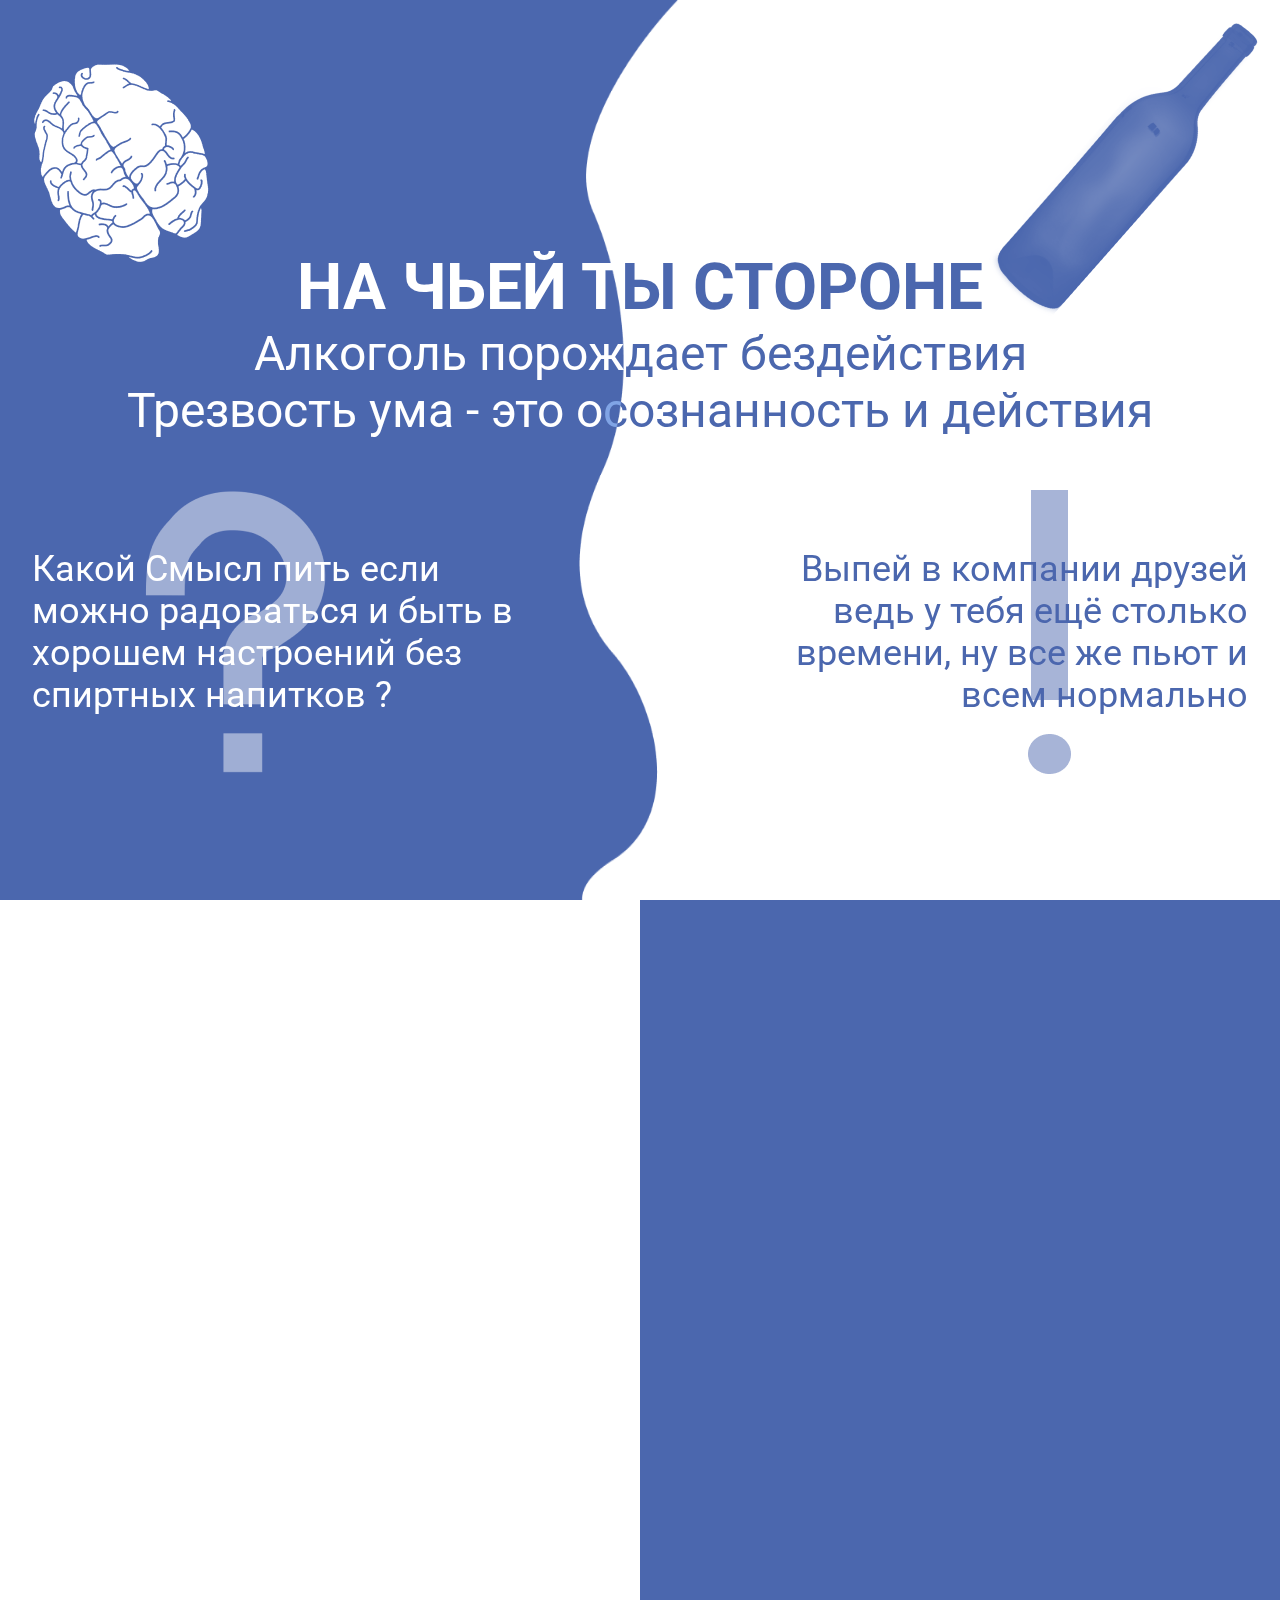
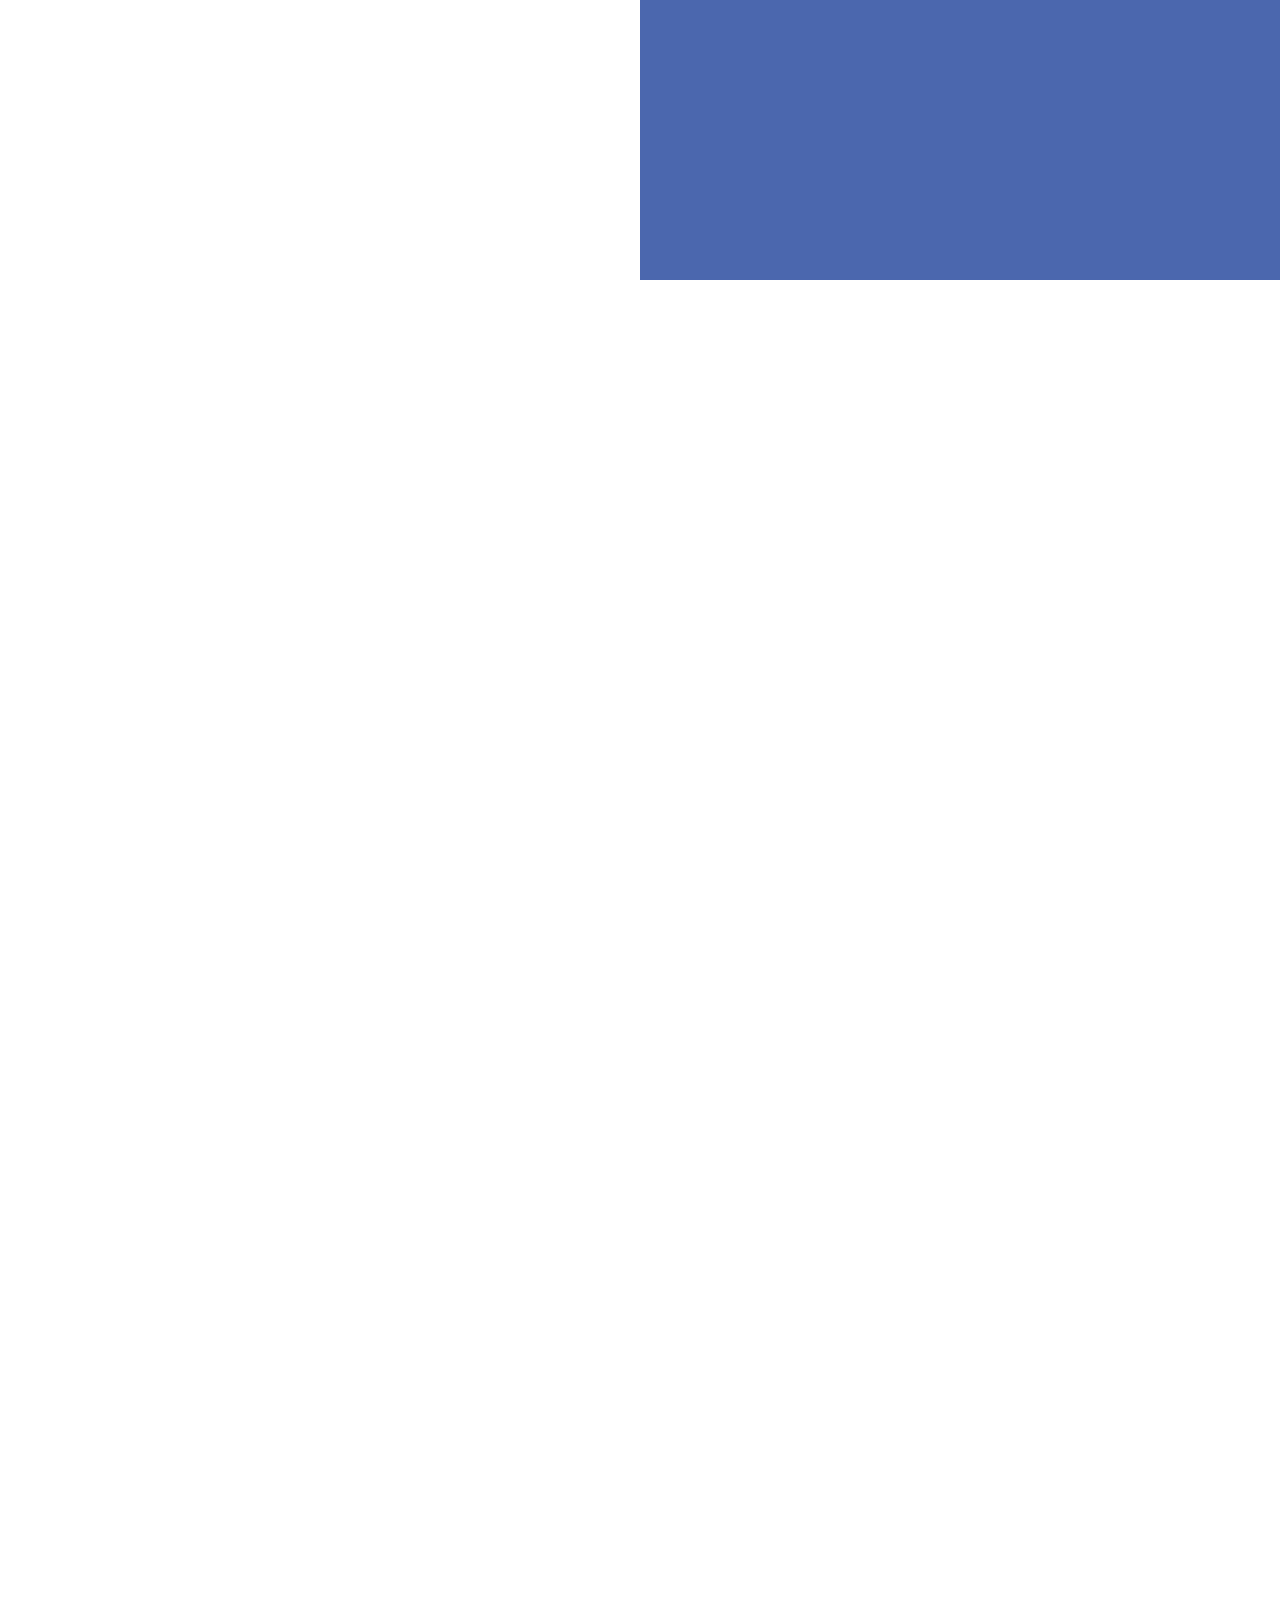
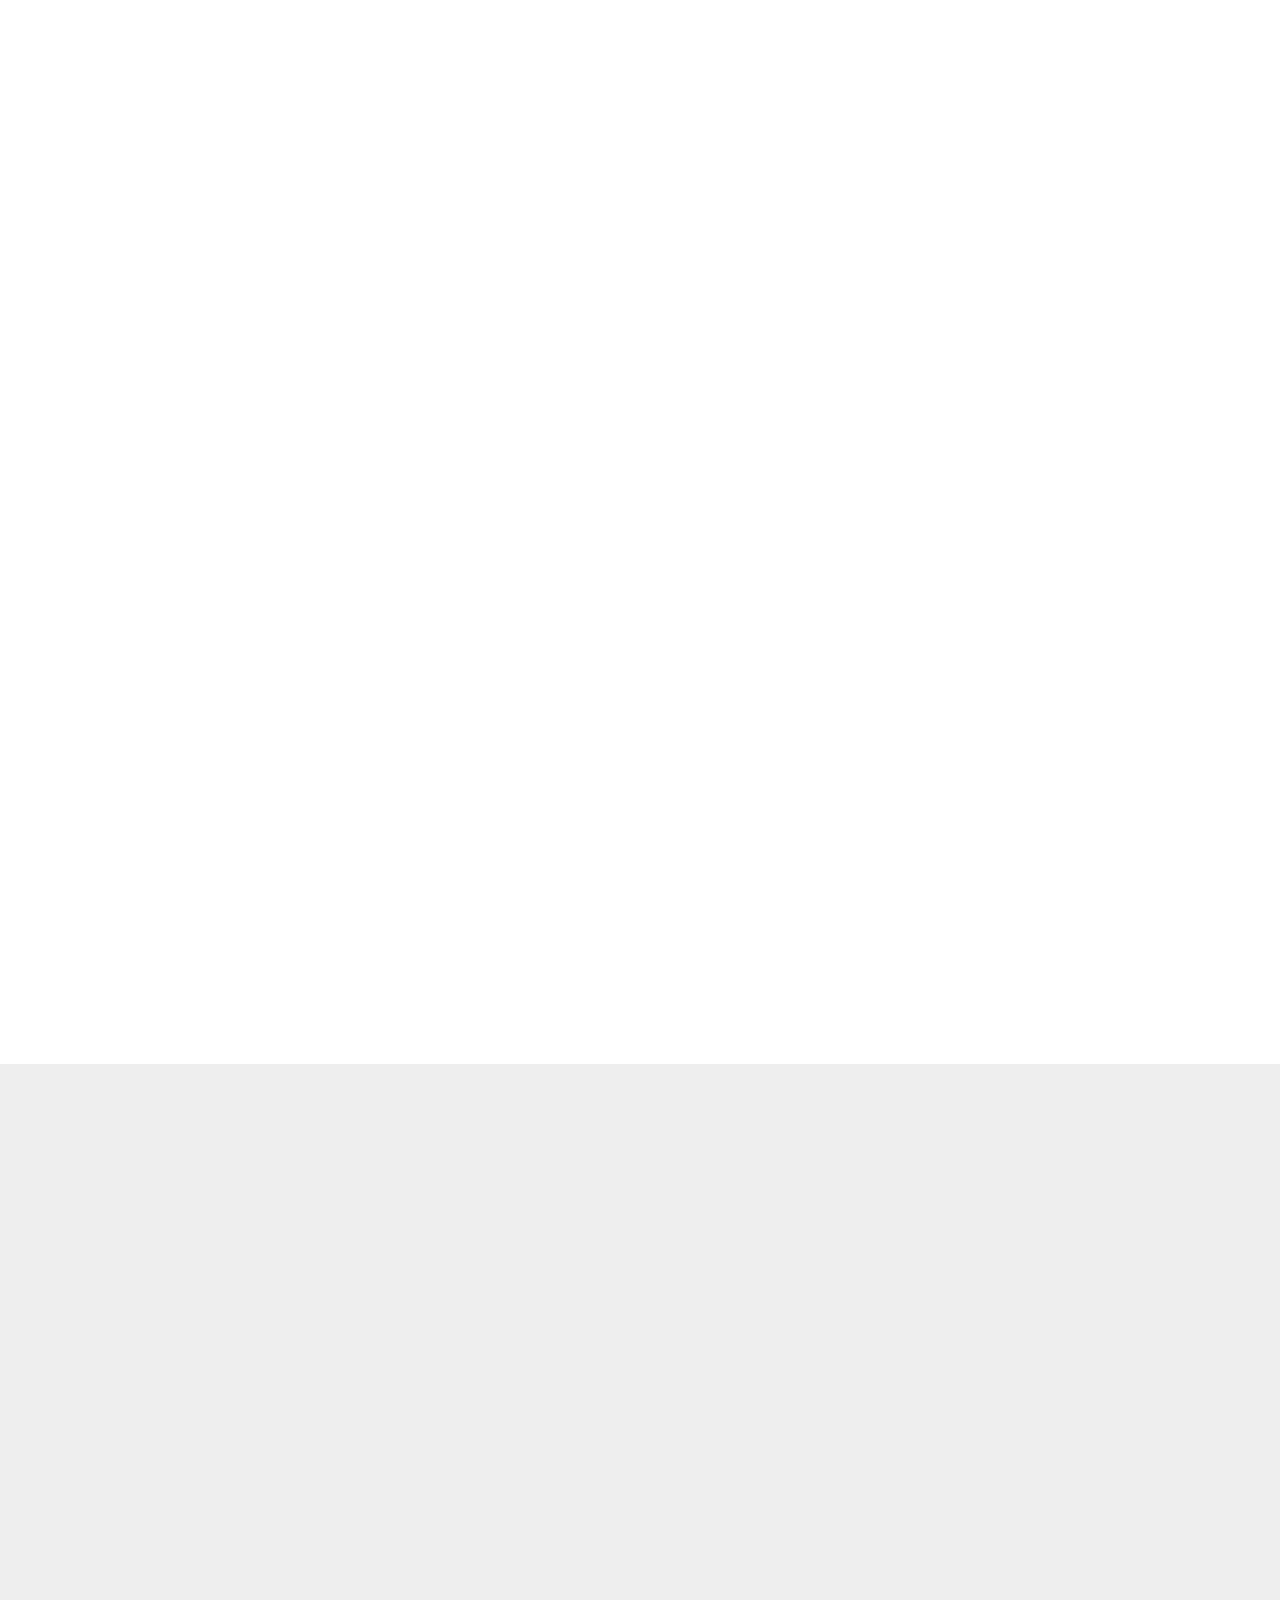
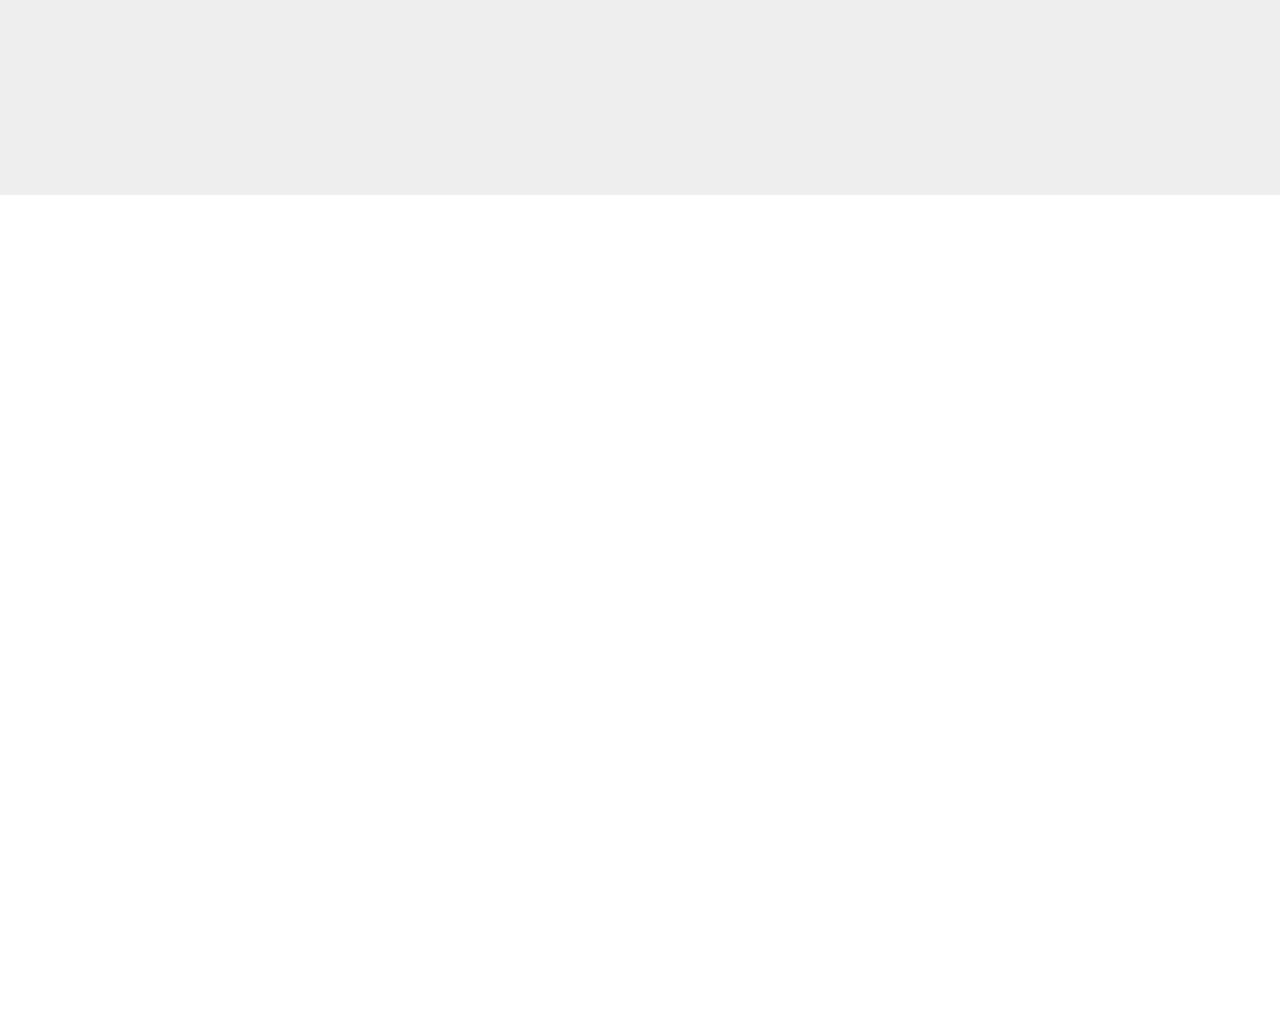
<file: Alcohelp/index.html>
<!DOCTYPE html>
<html lang="en">
<head>
    <meta charset="UTF-8">
    <meta name="viewport" content="width=device-width, initial-scale=1.0">
<link rel="stylesheet" href="css/animate.css">

    <link rel="stylesheet" href="css/style.css">
    <link rel="stylesheet" href="css/media.css">
    <title>Document</title>
    <link href="https://fonts.googleapis.com/css2?family=Roboto:ital,wght@0,300;0,400;1,700;1,900&display=swap" rel="stylesheet">
</head>
<body>
    <header>
        <div class="header-svg">
            <img src="images/header-svg.png" alt="">
        </div>
        <div class="header-img jc-sb wow fadeIn"
        data-wow-duration="2s">
            <img src="images/header1.png" alt=""><img src="images/header2.png" alt="">
        </div>
        <div class="header-title wow fadeIn"
        data-wow-delay=".3s">
            <h1>НА ЧЬЕЙ Т<span>Ы СТОРОНЕ</span></h1>
            <h2>Алкоголь порож<span>дает бездействия</span><br>
                Трезвость ума - это о<span>сознанность и действия</span> </h2>
        </div>
        <div class="header-question jc-sb">
            <div class="header-question_box wow fadeInLeft"
            data-wow-delay=".7s">
                <div class="header-question_img">
                    <img src="images/que.png" alt="">
                </div>
                <h3>
                    Какой Смысл пить если можно
                    радоваться и быть в хорошем настроений без спиртных напитков ? 
                </h3>
            </div>
            <div class="header-question_box wow fadeInRight"
            data-wow-delay=".7s">
                <div class="header-question_img">
                    <img src="images/exc.png" alt="">
                </div>
                <h3>
                    Выпей в компании друзей 
                    ведь у тебя ещё столько времени,
                    ну все же пьют и всем нормально
                </h3>
            </div>
        </div>
    </header>
    <section class="start">
        <div class="container">
            <h1 class="default-title wow fadeIn"
            data-wow-delay=".5s">Типичное начало:</h1>
            <div class="start-wrapper jc-sb">
                <div class="start-content"> 
                    <div class="start-box wow fadeInLeft"
                    data-wow-delay=".6s">
                        <div class="number">1</div>
                        <h3>Таким образом консультация с широким активом представляет собой интересный </h3>
                    </div>
                    <div class="start-box wow fadeInLeft"
                    data-wow-delay=".7s">
                        <div class="number">2</div>
                        <h3>Таким образом консультация с широким активом представляет собой интересный </h3>
                    </div>
                    <div class="start-box wow fadeInLeft"
                    data-wow-delay=".8s">
                        <div class="number">3</div>
                        <h3>Таким образом консультация с широким активом представляет</h3>
                    </div>                   

                </div>
                <div class="start-content">
                    <div class="start-box wow fadeInRight"
                    data-wow-delay=".6s">
                        <div class="number">1</div>
                        <h3>Таким образом консультация с широким активом представляет собой интересный </h3>
                    </div>
                    <div class="start-box wow fadeInRight"
                    data-wow-delay=".7s">
                        <div class="number">2</div>
                        <h3>Таким образом консультация с широким активом представляет собой интересный </h3>
                    </div>
                    <div class="start-box wow fadeInRight"
                    data-wow-delay=".8s">
                        <div class="number">3</div>
   <h3>                   Таким образом консультация с широким активом представляет  </h3>
                    </div>

                </div>
            </div>
        </div>
    </section>
<section class="statistics"> 
        <div class="default-title wow fadeIn"
        data-wow-delay=".5s">
            <h1>Статистика</h1>
            <h2>Хотел бы стать одним из них ?</h2>
        </div>
        <div class="container">
            <div class="stat-content wow fadeIn"
            data-wow-delay=".7s">
                <div class="grid">
                    <div class="stat-box flex">
                        <div class="stat-img"><img src="images/stat1.png" alt="">
                        </div>
                        <div class="stat-title">
                            <h2>2,3 млрд</h2>
                            <h3>Употребляют
                            </h3>
                        </div>
                    </div>
                    <div class="stat-box flex">
                        <div class="stat-img"><img src="images/stat2.png" alt="">
                        </div>
                        <div class="stat-title">
                            <h2>3,3 млн</h2>
                            <h3>Ежегодно умирают</h3>
                        </div>
                    </div>
                    <div class="stat-box">
                        <div class="stat-title center">
                            <h2>М</h2>
                            <h3>2,3 млрд</h3>
                        </div>
                    </div>
                    <div class="stat-box">
                        <div class="stat-title center">
                            <h2>Ж</h2>
                            <h3></h3>
                        </div>
                    </div>
                    <div class="stat-box">
                        <div class="stat-title center">
                            <h2>М</h2>
                            <h3></h3>
                        </div>
                    </div>
                    <div class="stat-box">
                        <div class="stat-title center">
                            <h2>Ж</h2>
                            <h3></h3>
                        </div>
                    </div>
                    <div class="stat-box jc-sb">
                        <h2>Страна</h2>
                        <h3>2,3 млрд</h3>
                    </div>
                    <div class="stat-box jc-sb">
                        <h2>Страна</h2>
                        <h3>2,3 млрд</h3>
                    </div>
                </div>
            </div>
            <h1 class="wow fadeIn"
            data-wow-delay=".5s">График потребителей за 2020</h1>
            <div class="tabs wow fadeIn"
            data-wow-delay=".7s">
                <h2 class="tablinks active" data-index="Russia">Россия</h2>
                <h2 class="tablinks" data-index="Kazakhstan">Казахстан</h2>
           </div>
    <div class="wrapper_tabcontent wow fadeIn"
    data-wow-delay=".7s">
             <div id="Russia" class="tabcontent active jc-sb">

                    <div class="bar-graph-content">
                        <div class="bar-graph_prec">
                            <p>100%</p>
                            <p>80%</p>
                            <p>60%</p>
                            <p>40%</p>
                            <p>20%</p>
                            <p>0%</p>
                        </div>
                        <div class="bar-graph-box">
                            <div class="rectangle">
                                <div class="rectangle-m"></div>
                                <div class="rectangle-w"></div>                                                       
                            </div>
                            12-16
                        </div>
                        <div class="bar-graph-box">
                            <div class="rectangle">
                                <div class="rectangle-m"></div>
                                <div class="rectangle-w"></div>                                                       
                            </div>
                            17-25
                        </div>
                        <div class="bar-graph-box">
                            <div class="rectangle">
                                <div class="rectangle-m"></div>
                                <div class="rectangle-w"></div>                                                       
                            </div>
                            26-30
                        </div>
                    </div>
                    <div class="circle-graph-content">
                        <div class="circle-graph">
                            <img src="images/circles-graphic.png" alt="">
                        </div>
                        <div class="circle-graph_text jc-sb">
                            <div class="circle-graph_title"><p>Крепк. алкоголь</p></div>
                            <div class="circle-graph_title"><p>Вино</p>
                                <p>Пиво</p></div>
                        </div>
                    </div>
             </div>
             <div id="Kazakhstan" class="tabcontent jc-sb">

                <div class="bar-graph-content">
                    <div class="bar-graph_prec">
                        <p>100%</p>
                        <p>80%</p>
                        <p>60%</p>
                        <p>40%</p>
                        <p>20%</p>
                        <p>0%</p>
                    </div>
                    <div class="bar-graph-box">
                        <div class="rectangle">
                            <div class="rectangle-m"></div>
                            <div class="rectangle-w"></div>                                                       
                        </div>
                        12-16
                    </div>
                    <div class="bar-graph-box">
                        <div class="rectangle">
                            <div class="rectangle-m"></div>
                            <div class="rectangle-w"></div>                                                       
                        </div>
                        17-25
                    </div>
                    <div class="bar-graph-box">
                        <div class="rectangle">
                            <div class="rectangle-m"></div>
                            <div class="rectangle-w"></div>                                                       
                        </div>
                        26-30
                    </div>
                </div>
                <div class="circle-graph-content">
                    <div class="circle-graph">
                        <img src="images/circles-graphic.png" alt="">
                    </div>
                    <div class="circle-graph_text jc-sb">
                        <div class="circle-graph_title"><p>Крепк. алкоголь</p></div>
                        <div class="circle-graph_title"><p>Вино</p>
                            <p>Пиво</p></div>
                    </div>
                </div>
             </div>

          </div> 
        </div>
    </section> 
    <section class="diseases">
        <div class="container">
            <div class="default-title wow fadeIn"
            data-wow-delay=".5s">
                <h1>Список заболеваний 
                    вызываемых алкоголизмом</h1>
            </div>
            <div class="diseases-content wow fadeIn"
            data-wow-delay=".7s">
                <ul class="flex">
                    <li><a href="">Синдром Гайе-Вернике</a></li>
                    <li><a href="">Субарахноидальное 
                        кровоизлияние</a></li>
                    <li><a href="">Субарахноидальное 
                        кровоизлияние</a></li>
                    <li><a href="">Внутримозговое
                        кровоизлияние</a></li>
                    <li><a href="">Внутримозговое
                        кровоизлияние</a></li>
                    <li><a href="">Внутримозговое
                        кровоизлияние</a></li>
                    <li><a href="">Стеатогепатит</a></li>
                    <li><a href="">Внутримозговое
                        кровоизлияние</a></li>
                    <li><a href="">Цирроз печени</a></li>
                    <li><a href="">Синдром</a></li>
                </ul>
            </div>
        </div>
    </section>
    <section class="faq">
        <div class="container">
            <div class="default-title wow fadeIn"
            data-wow-delay=".5s">
                <h1>Самые часто задавемые вопросы</h1>
            </div>
            <div class="faq-content wow fadeIn" data-wow-delay=".7s">
                <div class="accordionItem close">
                    <h3 class="accordion-title">Что делать при сильной интоксикаций <svg width="32" height="20" viewBox="0 0 32 20" fill="none" xmlns="http://www.w3.org/2000/svg">
                        <path d="M2 2L14.6757 17L30 2" stroke="#4B67AE" stroke-width="4"/>
                        </svg>
                        
                        <div class="accordion-content">
                            Lorem ipsum dolor sit amet consectetur adipisicing elit. Numquam ab facere laborum sunt aperiam repudiandae nihil, debitis voluptatibus deserunt laboriosam voluptates! Cum, expedita dolor ipsam fugiat adipisci aperiam laudantium ab?                Lorem ipsum dolor sit amet consectetur adipisicing elit. Numquam ab facere laborum sunt aperiam repudiandae nihil, debitis voluptatibus deserunt laboriosam voluptates! Cum, expedita dolor ipsam fugiat adipisci aperiam laudantium ab?
                        </div>
                    </h3>
            
                </div>
            
                <div class="accordionItem close">
                    <h3 class="accordion-title">Как перестать пить ?<svg width="32" height="20" viewBox="0 0 32 20" fill="none" xmlns="http://www.w3.org/2000/svg">
                        <path d="M2 2L14.6757 17L30 2" stroke="#4B67AE" stroke-width="4"/>
                        </svg>
                        
                        <div class="accordion-content">
                            Lorem ipsum dolor sit amet, consectetur adipisicing elit. Consequuntur nam tempore sequi fuga
                            repudiandae omnis officiis iusto, dolores velit voluptatibus ea mollitia temporibus facere molestias ut
                            voluptas odio quidem fugiat.
                        </div>
                    </h3>
            
                </div>
            
                <div class="accordionItem close">
                    <h3 class="accordion-title">Как перестать пить ?<svg width="32" height="20" viewBox="0 0 32 20" fill="none" xmlns="http://www.w3.org/2000/svg">
                        <path d="M2 2L14.6757 17L30 2" stroke="#4B67AE" stroke-width="4"/>
                        </svg>
                        
                        <div class="accordion-content">
                            Lorem ipsum dolor sit amet consectetur, adipisicing elit. Delectus fugit commodi saepe molestias, quis
                            provident veniam adipisci aut recusandae amet corporis suscipit, quaerat, vel perferendis tempora
                            nesciunt at a et!
                        </div>
                    </h3>
            
                </div>
                <div class="btn">
                    <a href="">Оставить свой вопрос</a>
                </div>
            </div>
        </div>
    </section>
    <section class="contact">
        <div class="container">
            <div class="default-title wow fadeIn" 
            data-wow-delay=".5s">
                <h1>Контакты</h1>
            </div>
            <div class="contact-content jc-sb wow fadeIn"
            data-wow-delay=".7s">
                <div class="contact-info">
                    <div class="contact-items">
                        <h2>Адрес : </h2>  
                        <a href="#">г. Москва, пер. Малый Ивановский, д. 6, стр. 2</a>                  
                    </div>
                    <div class="contact-items">
                        <h2>Email :  </h2>
                        <a href="#">alcohelp@gmail.com</a>
                    </div>
                    <div class="contact-items">
                        <h2>Телефон : </h2>
                        <a href="#">+7 (495) 181-43-66</a>
                    </div>
                    <div class="contact-soical flex">
                        <a href=""><svg xmlns="http://www.w3.org/2000/svg" width="34" height="34" viewBox="0 0 24 24" fill="#4b67ae"><path class="st0" d="M13.162 18.994c.609 0 .858-.406.851-.915-.031-1.917.714-2.949 2.059-1.604 1.488 1.488 1.796 2.519 3.603 2.519h3.2c.808 0 1.126-.26 1.126-.668 0-.863-1.421-2.386-2.625-3.504-1.686-1.565-1.765-1.602-.313-3.486 1.801-2.339 4.157-5.336 2.073-5.336h-3.981c-.772 0-.828.435-1.103 1.083-.995 2.347-2.886 5.387-3.604 4.922-.751-.485-.407-2.406-.35-5.261.015-.754.011-1.271-1.141-1.539-.629-.145-1.241-.205-1.809-.205-2.273 0-3.841.953-2.95 1.119 1.571.293 1.42 3.692 1.054 5.16-.638 2.556-3.036-2.024-4.035-4.305-.241-.548-.315-.974-1.175-.974h-3.255c-.492 0-.787.16-.787.516 0 .602 2.96 6.72 5.786 9.77 2.756 2.975 5.48 2.708 7.376 2.708z"/></svg></a>
                        <a href=""><svg xmlns="http://www.w3.org/2000/svg" width="34" height="34" viewBox="0 0 24 24" fill="#4b67ae"><path d="M24 4.557c-.883.392-1.832.656-2.828.775 1.017-.609 1.798-1.574 2.165-2.724-.951.564-2.005.974-3.127 1.195-.897-.957-2.178-1.555-3.594-1.555-3.179 0-5.515 2.966-4.797 6.045-4.091-.205-7.719-2.165-10.148-5.144-1.29 2.213-.669 5.108 1.523 6.574-.806-.026-1.566-.247-2.229-.616-.054 2.281 1.581 4.415 3.949 4.89-.693.188-1.452.232-2.224.084.626 1.956 2.444 3.379 4.6 3.419-2.07 1.623-4.678 2.348-7.29 2.04 2.179 1.397 4.768 2.212 7.548 2.212 9.142 0 14.307-7.721 13.995-14.646.962-.695 1.797-1.562 2.457-2.549z"/></svg></a>
                        <a href=""><svg xmlns="http://www.w3.org/2000/svg" width="34" height="34" viewBox="0 0 24 24" fill="#4b67ae"><path d="M12 2.163c3.204 0 3.584.012 4.85.07 3.252.148 4.771 1.691 4.919 4.919.058 1.265.069 1.645.069 4.849 0 3.205-.012 3.584-.069 4.849-.149 3.225-1.664 4.771-4.919 4.919-1.266.058-1.644.07-4.85.07-3.204 0-3.584-.012-4.849-.07-3.26-.149-4.771-1.699-4.919-4.92-.058-1.265-.07-1.644-.07-4.849 0-3.204.013-3.583.07-4.849.149-3.227 1.664-4.771 4.919-4.919 1.266-.057 1.645-.069 4.849-.069zm0-2.163c-3.259 0-3.667.014-4.947.072-4.358.2-6.78 2.618-6.98 6.98-.059 1.281-.073 1.689-.073 4.948 0 3.259.014 3.668.072 4.948.2 4.358 2.618 6.78 6.98 6.98 1.281.058 1.689.072 4.948.072 3.259 0 3.668-.014 4.948-.072 4.354-.2 6.782-2.618 6.979-6.98.059-1.28.073-1.689.073-4.948 0-3.259-.014-3.667-.072-4.947-.196-4.354-2.617-6.78-6.979-6.98-1.281-.059-1.69-.073-4.949-.073zm0 5.838c-3.403 0-6.162 2.759-6.162 6.162s2.759 6.163 6.162 6.163 6.162-2.759 6.162-6.163c0-3.403-2.759-6.162-6.162-6.162zm0 10.162c-2.209 0-4-1.79-4-4 0-2.209 1.791-4 4-4s4 1.791 4 4c0 2.21-1.791 4-4 4zm6.406-11.845c-.796 0-1.441.645-1.441 1.44s.645 1.44 1.441 1.44c.795 0 1.439-.645 1.439-1.44s-.644-1.44-1.439-1.44z"/></svg></a>
                    </div>
                </div>
                <div class="contact-form">
                    <form action="" class="jc-sb">
                        <input type="text" placeholder="Имя"><input type="text" placeholder="Телефон">
                        <textarea name="" id="" cols="90" rows="7" placeholder="Сообщение"></textarea>
                       <div class="btn"><a href="">ОТПРАВИТЬ</a></div>
                    </form>
                </div>
            </div>
        </div>
    </section>
    <footer class="wow fadeIn"
    data-wow-delay="1s">alcohelp.com</footer>
    <script src="https://ajax.googleapis.com/ajax/libs/jquery/3.4.1/jquery.min.js"></script>
    <script src="js/js.js"></script>
    <script src="js/wowminjs.js"></script>
    <script>
        new WOW().init();

    </script>

</body>
</html>
</file>
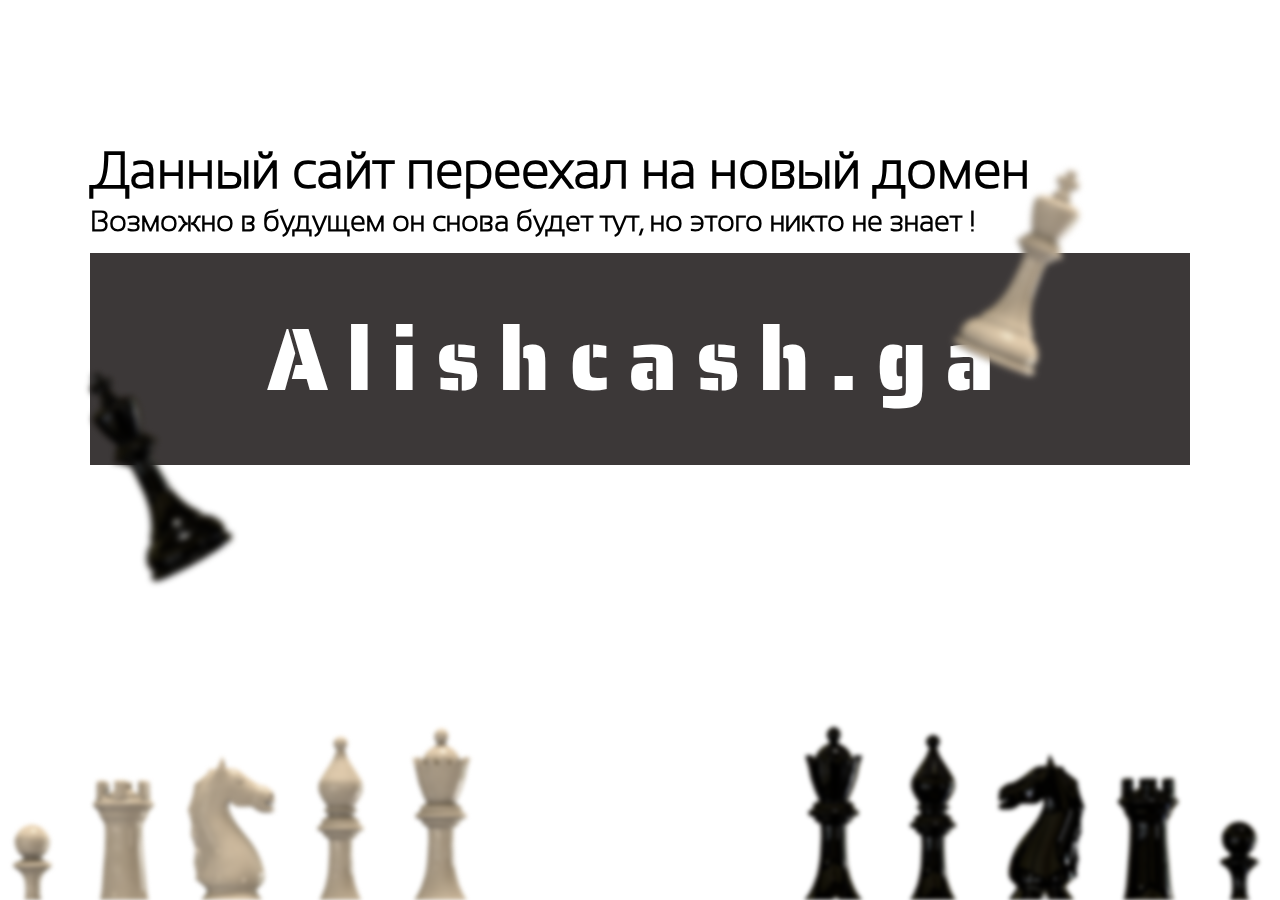
<file: AlishCash/index.html>
<!DOCTYPE html>
<html lang="en">

<head>
    <meta charset="UTF-8">
    <meta name="viewport" content="width=device-width, initial-scale=1.0">
    <title>AlishCash</title>
    <link rel="stylesheet" href="css/style.css">
    <link rel="stylesheet" href="css/media.css">
    <link rel="preconnect" href="https://fonts.gstatic.com">
<link href="https://fonts.googleapis.com/css2?family=Saira+Stencil+One&display=swap" rel="stylesheet">
<!-- Yandex.Metrika counter -->
<script type="text/javascript" >
   (function(m,e,t,r,i,k,a){m[i]=m[i]||function(){(m[i].a=m[i].a||[]).push(arguments)};
   m[i].l=1*new Date();k=e.createElement(t),a=e.getElementsByTagName(t)[0],k.async=1,k.src=r,a.parentNode.insertBefore(k,a)})
   (window, document, "script", "https://mc.yandex.ru/metrika/tag.js", "ym");

   ym(83571733, "init", {
        clickmap:true,
        trackLinks:true,
        accurateTrackBounce:true,
        webvisor:true
   });
</script>
<noscript><div><img src="https://mc.yandex.ru/watch/83571733" style="position:absolute; left:-9999px;" alt="" /></div></noscript>
<!-- /Yandex.Metrika counter -->

</head>

<body>
<header>


    <div class="bgblur"></div>
    <div class="container scene">
        <h1>Данный сайт переехал на новый домен 
        </h1>
        <h2>Возможно в будущем он снова будет тут, но этого никто не знает !
        </h2>
        <div class="site-link">
            <a href="https://alishcash.ga/" data-text="Alishcash.ga">Alishcash.ga</a>
        </div>
        <div class="img-paral layer" data-depth="-.2" >
            <img src="images/black-king.png" alt="">
        </div>
        <div class="img-paral layer" data-depth=".2">
            <img src="images/white-king.png" alt="">
        </div>
    </div>

</header>

    <script src="https://code.jquery.com/jquery-3.5.1.min.js"></script>
    <script src="js/parallax.js"></script>

    <script src="js/js.js"></script>
</body>

</html>
</file>
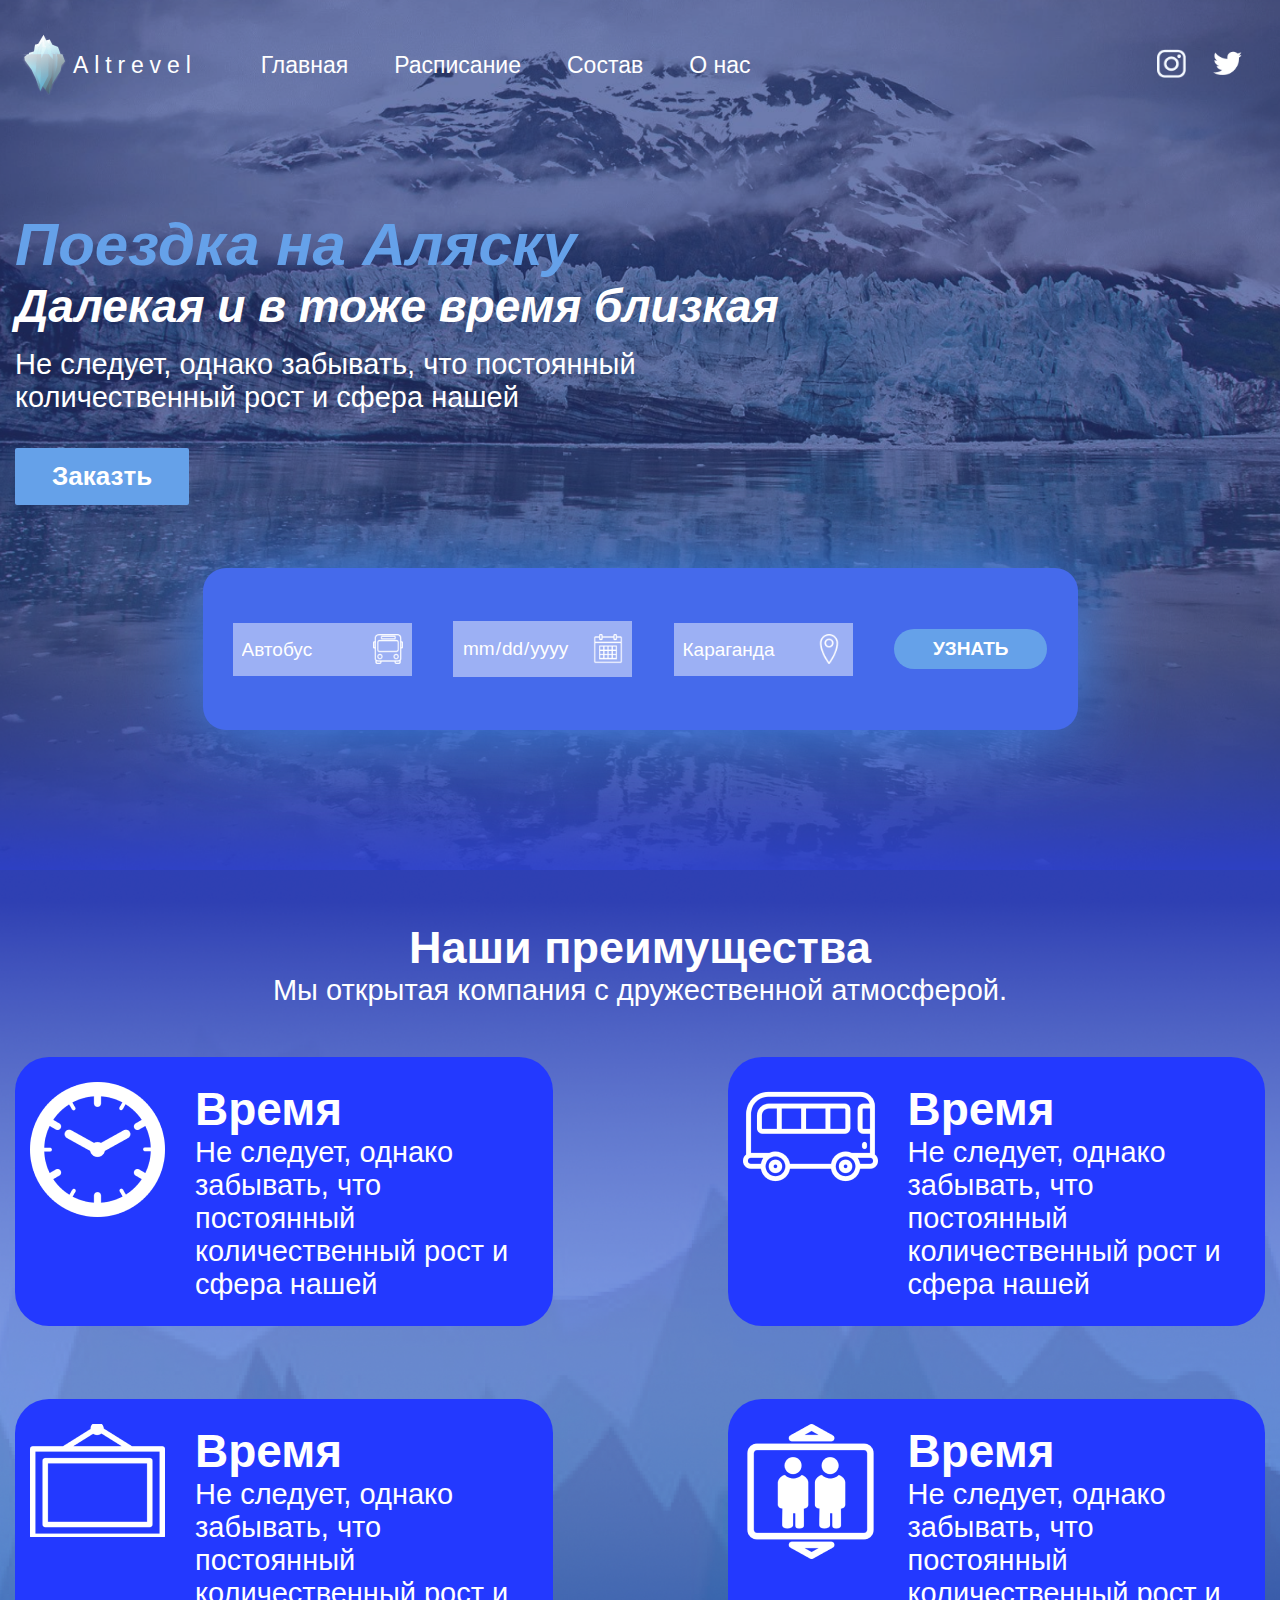
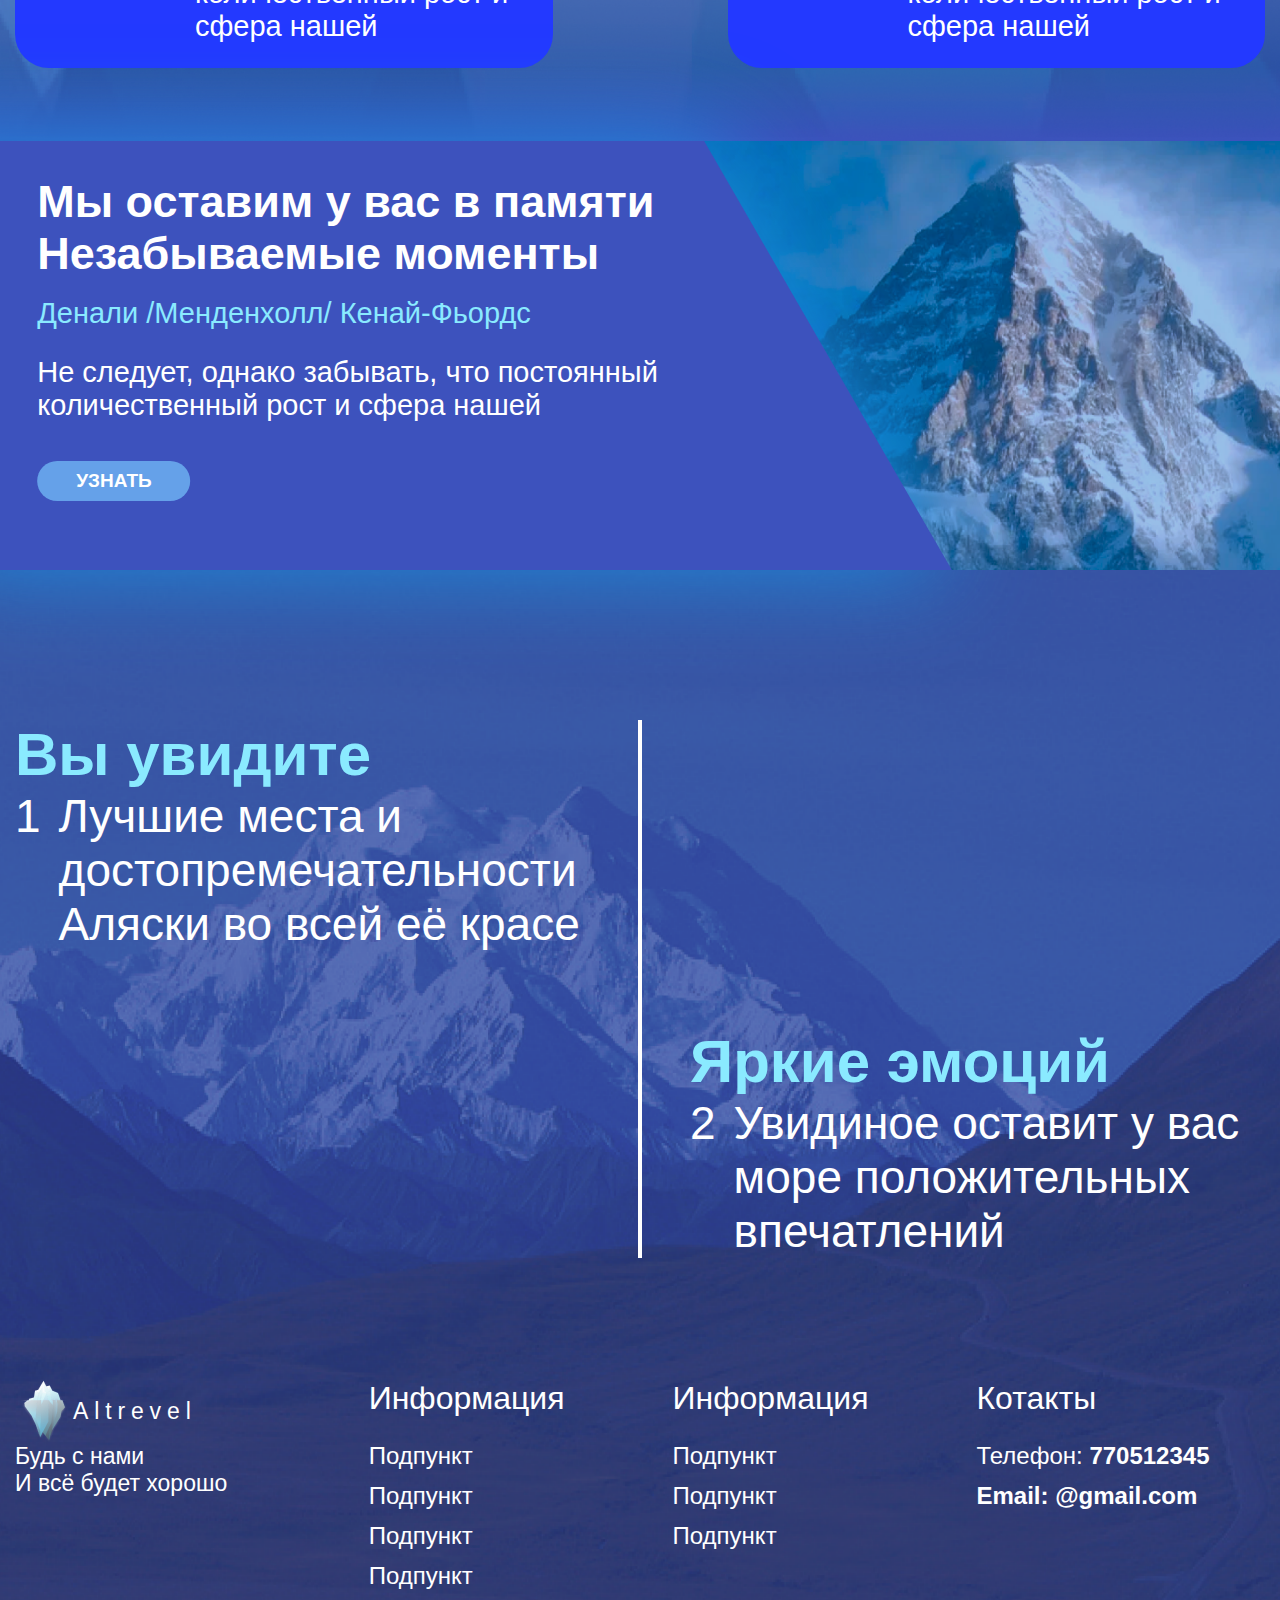
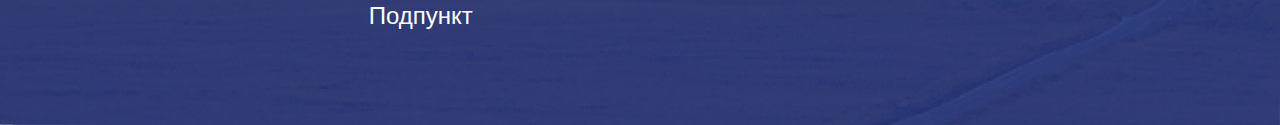
<file: Altravel/index.html>
<!DOCTYPE html>
<html lang="en">

<head>
    <meta charset="UTF-8">
    <meta name="viewport" content="width=device-width, initial-scale=1.0">
    <link rel="stylesheet" href="css/style.css">
    <link rel="stylesheet" href="css/media.css">
    <title>Document</title>
</head>

<body>
    <div class="hamburger">
        <span></span>
        <span></span>
        <span></span>
    </div>
    <div class="hamburger-content">
        <div class="ham-logo">
            <img src="./imgaes/logo-hm.png" alt="">
            <p>Altravel</p>
        </div>
            <a href="">Главная</a>
            <a href="">Преимущества</a>
            <a href="">Моменты</a>
            <a href=""></a>
            <a href="">Контакты</a>
            <div class="social flex">
                <a href="">
                <img src="./imgaes/insta.png" alt="">
                </a>
                <a href="">
                <img src="./imgaes/twit.png" alt="">
                </a>
            </div>
    </div>
    <header class="header">
        <div class="container">
            <div class="navbar jc-sb">
                <div class="menu flex-c">
                    <div class="logo-box flex-c">
                        <img src="./imgaes/logo.png" alt="">
                        Altrevel
                    </div>
                    <ul>
                        <li><a href="">Главная</a></li>
                        <li><a href="">Расписание</a></li>
                        <li><a href="">Состав</a></li>
                        <li><a href="">О нас</a></li>
                    </ul>
                </div>
                <div class="social">
                    <a href="">
                    <img src="./imgaes/insta.png" alt="">
                    </a>
                    <a href="">
                    <img src="./imgaes/twit.png" alt="">
                    </a>
                </div>

 
            </div>
            <div class="header-title">
                <h1>Поездка на Аляску</h1>
                <h3>Далекая и в тоже время близкая</h3>
                <p>Не следует, однако забывать, что постоянный<br> количественный рост и сфера нашей </p>
                <div class="btn">Заказть</div>
            </div>
            <div class="discover jc-sb">
                <div class="buss">
                    <select name="" id="">
                        <option value="">Автобус</option>
                        <option value="">Поезд</option>
                    </select>
                </div>
                <div class="date">
                <input type="date">

                </div>
                <div class="town">
                    <select name="" id="">
                        <option value="">Караганда</option>
                        <option value="">Алмата</option>
                        <option value="">Павлодар</option>
                        <option value="">Шымкент</option>
                    </select>
                </div>
                <div class="btn_info">УЗНАТЬ</div>
            </div>
        </div>
    </header>
    <section class="advant">
        <div class="container">
            <h2>Наши преимущества</h2>
            <p>Мы открытая компания с дружественной атмосферой.</p>
            <div class="advant-content jc-sb">
                <div class="advant-box flex">
                    <img src="./imgaes/time.png" alt="">
                    <div class="advant-p">
                        <h3>Время</h3>
                        <p>Не следует, однако забывать, что постоянный количественный рост и сфера нашей </p>
                    </div>
                </div>
                <div class="advant-box flex">
                    <img src="./imgaes/buss.png" alt="">
                    <div class="advant-p">
                        <h3>Время</h3>
                        <p>Не следует, однако забывать, что постоянный количественный рост и сфера нашей </p>
                    </div>
                </div>
                <div class="advant-box flex">
                    <img src="./imgaes/ram.png" alt="">
                    <div class="advant-p">
                        <h3>Время</h3>
                        <p>Не следует, однако забывать, что постоянный количественный рост и сфера нашей </p>
                    </div>
                </div>
                <div class="advant-box flex">
                    <img src="./imgaes/col.png" alt="">
                    <div class="advant-p">
                        <h3>Время</h3>
                        <p>Не следует, однако забывать, что постоянный количественный рост и сфера нашей </p>
                    </div>
                </div>
            </div>
        </div>
    </section>
    <section class="memory">
        <div class="flex memory-bg">
            <div class="memory-skew">
                <div class="memory-dskew">
                    <h2>Мы оставим у вас в памяти
                        Незабываемые моменты</h2>
                    <div class="flex">
                        <a href="">Денали / </a>
                        <a href=""> Менденхолл </a>
                        <a href=""> / Кенай-Фьордс</a>
                    </div>
                    <p>Не следует, однако забывать, что постоянный количественный рост и сфера нашей </p>
                    <div class="btn_info">УЗНАТЬ</div>
                </div>
            </div>

        </div>
    </section>
    <section class="see">
        <div class="container">
            <div class="jc-sb">
                <div class="see-title">
                    <h1>Вы увидите</h1>
                    <div class="flex">
                        <h3 class="number">1</h3>
                        <h3>Лучшие места и достопремечательности
                            Аляски во всей её красе</h3>
                    </div>
                </div>
                <div class="line"></div>
                <div class="see-title">
                    <h1>Яркие эмоций</h1>
                    <div class="flex">
                        <h3 class="number">2</h3>
                        <h3>Увидиное оставит у вас
                            море положительных 
                            впечатлений </h3>
                    </div>
                </div>
            </div>
        </div>
        <footer>
            <div class="container">
                <div class="flex">
                    <div class="logo-info">
                        <div class="logo-box flex-c">
                            <img src="./imgaes/logo.png" alt="">
                            Altrevel
                        </div>
                        <p>Будь с нами<br>
                            И всё будет хорошо</p>
                    </div>
                    <div class="info">
                        <div class="info-title">Информация</div>
                        <ul>
                            <li><a href="">Подпункт</a></li>
                            <li><a href="">Подпункт</a></li>
                            <li><a href="">Подпункт</a></li>
                            <li><a href="">Подпункт</a></li>
                            <li><a href="">Подпункт</a></li>
                        </ul>
                    </div>
                    <div class="info">
                        <div class="info-title">Информация</div>
                        <ul>
                            <li><a href="">Подпункт</a></li>
                            <li><a href="">Подпункт</a></li>
                            <li><a href="">Подпункт</a></li>
                        </ul>
                    </div>
                    <div class="info">
                        <div class="info-title">Котакты</div>
                        <ul>
                            <li><a href="">Телефон: <b>770512345</b></a></li>
                            <li><a href=""><b>Email: @gmail.com</b></a></li>
                        </ul>
                    </div>
                </div>
            </div>
        </footer>
    </section>
<script src="js/js.js"></script>
</body>

</html>
</file>
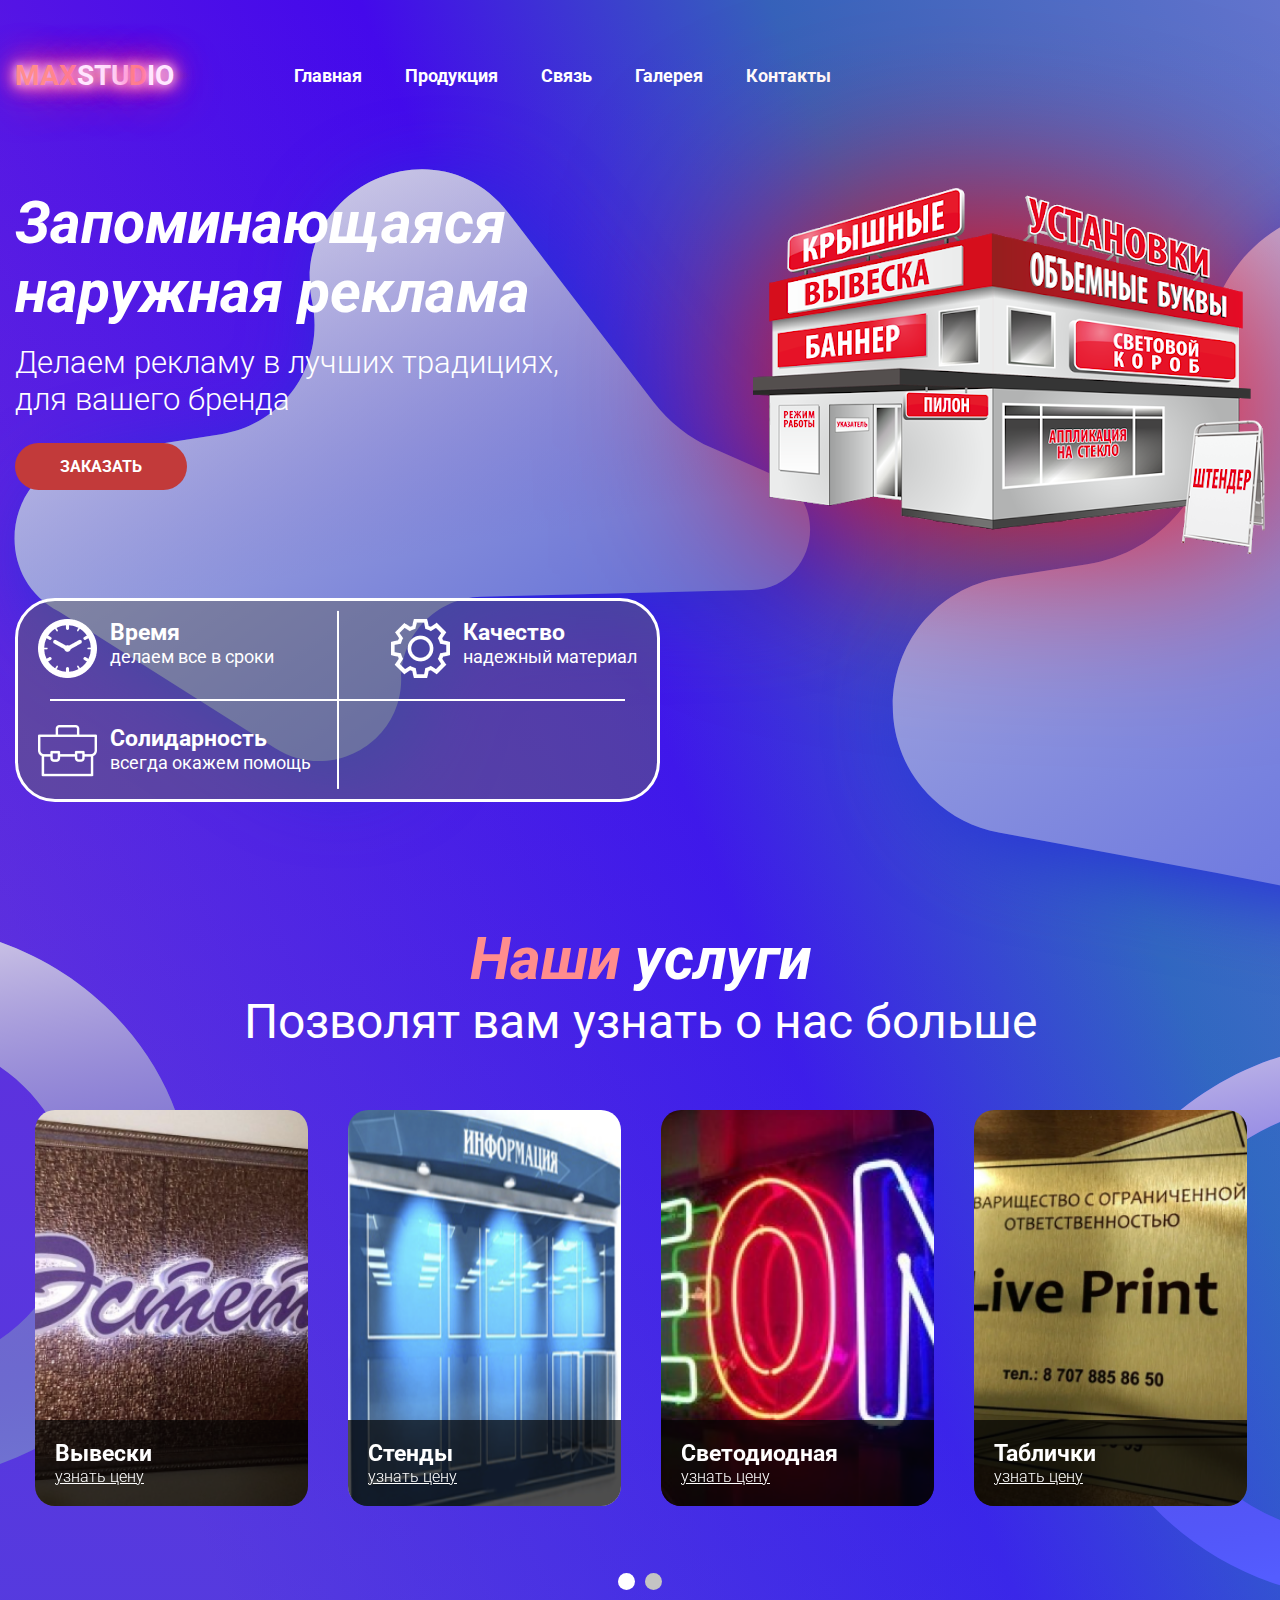
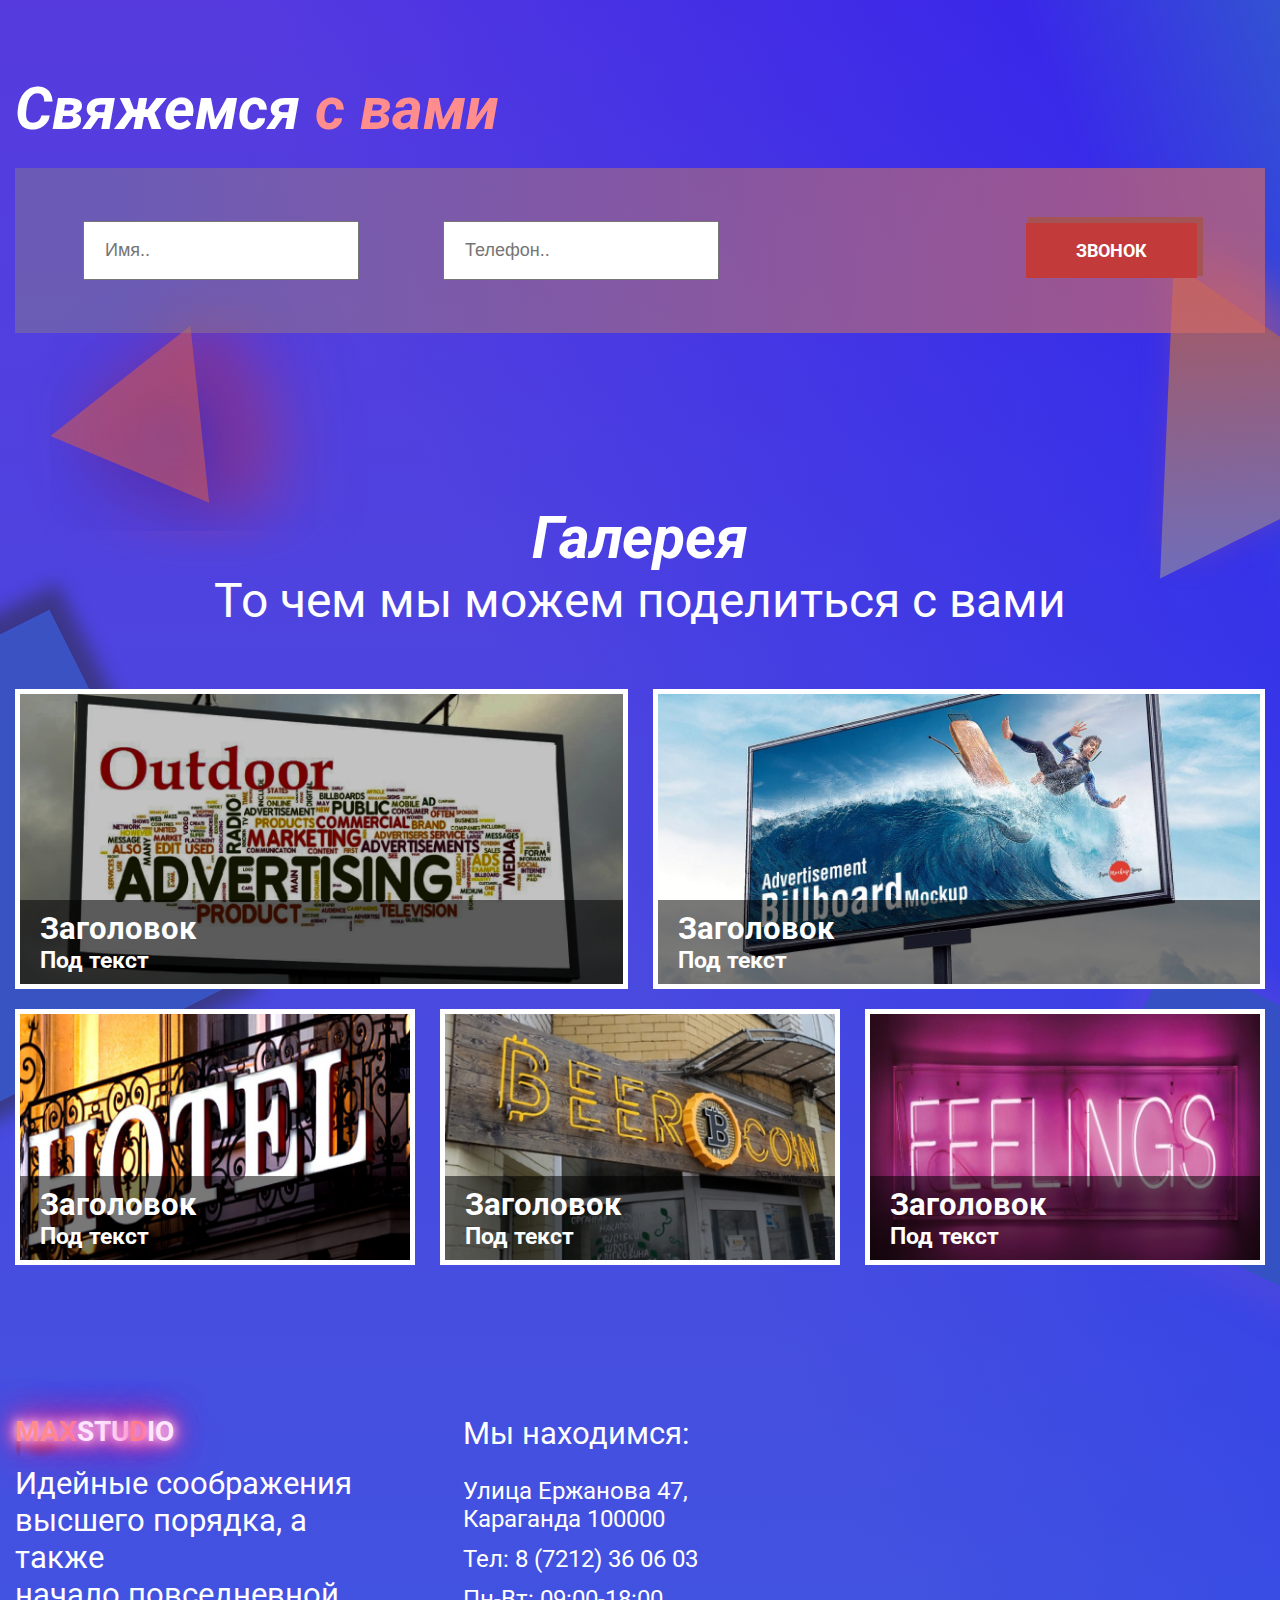
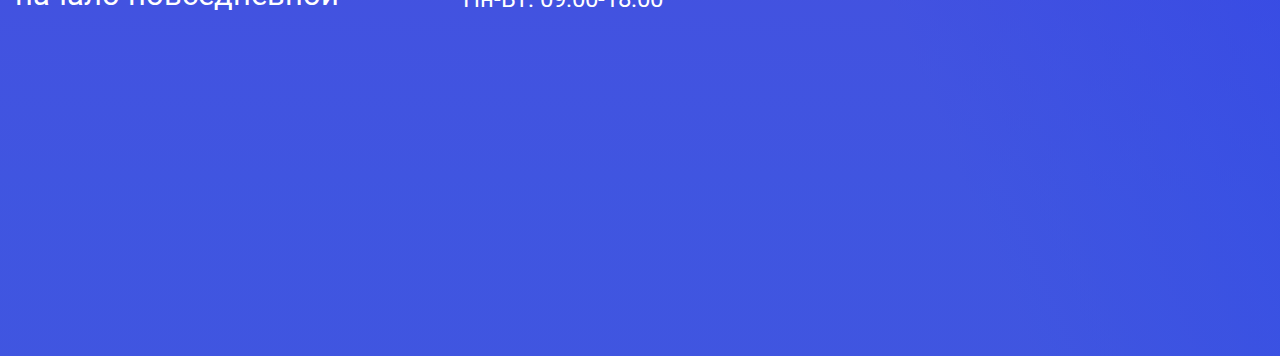
<file: MaxStudio/index.html>
<!DOCTYPE html>
<html lang="en">

<head>
    <meta charset="UTF-8">
    <meta name="viewport" content="width=device-width, initial-scale=1.0">
    <title>Maxstudio</title>
    <link href="https://fonts.googleapis.com/css2?family=Roboto:ital,wght@0,300;0,700;0,900;1,700;1,900&display=swap"
        rel="stylesheet">
    <link rel="stylesheet" href="css/main.css">
    <link rel="stylesheet" href="css/media.css">
    <link rel="stylesheet" href="css/slick.css">
</head>

<body>
    <div class="hamburger">
        <span></span>
        <span></span>
        <span></span>
    </div>
    <div class="hamburger-menu">
        <ul class="hamburger-link">
            <li><a href="#header" class="menu-link ">Главная</a></li>
            <li><a href="#services" class="menu-link">Продукция</a></li>
            <li><a href="#connection" class="menu-link">Связь</a></li>
            <li><a href="#gallery" class="menu-link">Галерея</a></li>
            <li><a href="#contact" class="menu-link">Контакты</a></li>
        </ul>
    </div>

    <div class="header" id="header">

        <div class="overflow-h">

            <div class="wave figures-index">
                <svg width="930" height="936" viewBox="0 0 930 936" fill="none" xmlns="http://www.w3.org/2000/svg">
                    <g filter="url(#filter0_d)">
                    <path d="M59 552.537C-11.8987 515.078 5.81368 408.907 85.0327 396.493L221.036 375.18C283.445 365.399 325.012 305.439 312.276 243.565V243.565C288.59 128.503 436.887 60.7019 508.413 153.891L653.467 342.877C668.907 362.993 689.164 378.896 712.369 389.12L778 418.037V418.037C832.631 446.762 813.362 529.348 751.66 530.93L481.122 537.866C436.638 539.006 401.171 575.395 401.171 619.893V619.893C401.171 684.53 329.908 723.789 275.272 689.252L59 552.537V552.537Z" fill="#5866DB"/>
                    <path d="M59 552.537C-11.8987 515.078 5.81368 408.907 85.0327 396.493L221.036 375.18C283.445 365.399 325.012 305.439 312.276 243.565V243.565C288.59 128.503 436.887 60.7019 508.413 153.891L653.467 342.877C668.907 362.993 689.164 378.896 712.369 389.12L778 418.037V418.037C832.631 446.762 813.362 529.348 751.66 530.93L481.122 537.866C436.638 539.006 401.171 575.395 401.171 619.893V619.893C401.171 684.53 329.908 723.789 275.272 689.252L59 552.537V552.537Z" fill="url(#paint0_linear)"/>
                    <path d="M59 552.537C-11.8987 515.078 5.81368 408.907 85.0327 396.493L221.036 375.18C283.445 365.399 325.012 305.439 312.276 243.565V243.565C288.59 128.503 436.887 60.7019 508.413 153.891L653.467 342.877C668.907 362.993 689.164 378.896 712.369 389.12L778 418.037V418.037C832.631 446.762 813.362 529.348 751.66 530.93L481.122 537.866C436.638 539.006 401.171 575.395 401.171 619.893V619.893C401.171 684.53 329.908 723.789 275.272 689.252L59 552.537V552.537Z" fill="url(#paint1_linear)"/>
                    </g>
                    <defs>
                    <filter id="filter0_d" x="-122.974" y="-48.0328" width="1052.81" height="983.28" filterUnits="userSpaceOnUse" color-interpolation-filters="sRGB">
                    <feFlood flood-opacity="0" result="BackgroundImageFix"/>
                    <feColorMatrix in="SourceAlpha" type="matrix" values="0 0 0 0 0 0 0 0 0 0 0 0 0 0 0 0 0 0 127 0"/>
                    <feOffset dx="19" dy="17"/>
                    <feGaussianBlur stdDeviation="39.5"/>
                    <feColorMatrix type="matrix" values="0 0 0 0 0.155833 0 0 0 0 0.1836 0 0 0 0 0.85 0 0 0 1 0"/>
                    <feBlend mode="normal" in2="BackgroundImageFix" result="effect1_dropShadow"/>
                    <feBlend mode="normal" in="SourceGraphic" in2="effect1_dropShadow" result="shape"/>
                    </filter>
                    <linearGradient id="paint0_linear" x1="317.671" y1="-73.6644" x2="420.671" y2="495.335" gradientUnits="userSpaceOnUse">
                    <stop stop-color="#D6CFE8"/>
                    <stop offset="1" stop-color="#3A0CBA" stop-opacity="0"/>
                    </linearGradient>
                    <linearGradient id="paint1_linear" x1="394.823" y1="-325.734" x2="993.501" y2="526.916" gradientUnits="userSpaceOnUse">
                    <stop stop-color="white"/>
                    <stop offset="1" stop-color="#B5B3C4" stop-opacity="0"/>
                    </linearGradient>
                    </defs>
                    </svg>
                               
            </div>
            <div class="wave-two figures-index">
                <svg width="546" height="985" viewBox="0 0 546 985" fill="none" xmlns="http://www.w3.org/2000/svg">
                    <g filter="url(#filter0_d)">
                    <path d="M198.768 699.677C121.475 625.597 162.482 495.051 268.252 478.476L353.325 465.144C437.898 451.89 494.227 370.635 476.967 286.787C448.111 146.605 613.331 49.5456 721.727 143.002L931.429 323.8C1002.34 384.934 1001.09 495.195 928.83 554.717L683.091 757.124C648.214 785.851 602.304 797.449 557.967 788.735L483 774L264.671 733.473C239.879 728.871 216.972 717.124 198.768 699.677Z" fill="#6C78E2"/>
                    <path d="M198.768 699.677C121.475 625.597 162.482 495.051 268.252 478.476L353.325 465.144C437.898 451.89 494.227 370.635 476.967 286.787C448.111 146.605 613.331 49.5456 721.727 143.002L931.429 323.8C1002.34 384.934 1001.09 495.195 928.83 554.717L683.091 757.124C648.214 785.851 602.304 797.449 557.967 788.735L483 774L264.671 733.473C239.879 728.871 216.972 717.124 198.768 699.677Z" fill="url(#paint0_linear)"/>
                    <path d="M198.768 699.677C121.475 625.597 162.482 495.051 268.252 478.476L353.325 465.144C437.898 451.89 494.227 370.635 476.967 286.787C448.111 146.605 613.331 49.5456 721.727 143.002L931.429 323.8C1002.34 384.934 1001.09 495.195 928.83 554.717L683.091 757.124C648.214 785.851 602.304 797.449 557.967 788.735L483 774L264.671 733.473C239.879 728.871 216.972 717.124 198.768 699.677Z" fill="url(#paint1_linear)"/>
                    </g>
                    <defs>
                    <filter id="filter0_d" x="0.603149" y="0.404175" width="1071.97" height="984.214" filterUnits="userSpaceOnUse" color-interpolation-filters="sRGB">
                    <feFlood flood-opacity="0" result="BackgroundImageFix"/>
                    <feColorMatrix in="SourceAlpha" type="matrix" values="0 0 0 0 0 0 0 0 0 0 0 0 0 0 0 0 0 0 127 0"/>
                    <feOffset dx="-13" dy="13"/>
                    <feGaussianBlur stdDeviation="9.5"/>
                    <feColorMatrix type="matrix" values="0 0 0 0 0.195727 0 0 0 0 0.138733 0 0 0 0 0.545833 0 0 0 0.65 0"/>
                    <feBlend mode="normal" in2="BackgroundImageFix" result="effect1_dropShadow"/>
                    <feBlend mode="normal" in="SourceGraphic" in2="effect1_dropShadow" result="shape"/>
                    </filter>
                    <linearGradient id="paint0_linear" x1="490.671" y1="9.91969" x2="593.671" y2="578.92" gradientUnits="userSpaceOnUse">
                    <stop stop-color="#D6CFE8"/>
                    <stop offset="1" stop-color="#3A0CBA" stop-opacity="0"/>
                    </linearGradient>
                    <linearGradient id="paint1_linear" x1="432.671" y1="1065.42" x2="747.671" y2="662.92" gradientUnits="userSpaceOnUse">
                    <stop stop-color="white"/>
                    <stop offset="1" stop-color="white" stop-opacity="0"/>
                    </linearGradient>
                    </defs>
                    </svg>
                    
            </div>
        </div>
        <div class="container">
            <div class="navbar flex-c">
                <div class="sign">
                    <div class="sign">
                        <span class="fast-flicker">MAX</span>STU<span class="flicker">D</span>IO
                    </div>
                </div>
                <ul class="menu flex" id="nav">
                    <li><a href="#header" class="menu-link">Главная</a></li>
                    <li><a href="#services" class="menu-link">Продукция</a></li>
                    <li><a href="#connection" class="menu-link">Связь</a></li>
                    <li><a href="#gallery" class="menu-link">Галерея</a></li>
                    <li><a href="#contact" class="menu-link">Контакты</a></li>
                </ul>
                <!-- <div class="call-us flex-c">
                    <div>img  
                        
                        </div>
                        <div>
                            <a href="">Позвони нам</a><a href="">7-705-834-512</a>
            
                            </div>
                </div> -->

            </div>
            <div class="header-content jc-sb">
                <div class="header-title">
                    <h1>Запоминающаяся<br> наружная реклама</h1>
                    <h3>Делаем рекламу в лучших традициях,<br>
                        для вашего бренда</h3>
                    <div class="btn">
                        ЗАКАЗАТЬ
                    </div>
                </div>
                <div class="header-img">
                    <img src="./images/header-img (1).png" alt="">
                </div>
            </div>
            <div class="header-advantages jc-sb">
                <div class="header-box flex">
                    <div><img src="images/time.png" alt=""></div>
                    <div>
                        <h4>Время</h4>
                        <p>делаем все в сроки</p>
                    </div>
                </div>
                <div class="header-box flex">
                    <div><img src="images/cah.png" alt=""></div>
                    <div>
                        <h4>Качество</h4>
                        <p>надежный материал</p>
                    </div>
                </div>
                <div class="header-box flex">
                    <div><img src="images/port.png" alt=""></div>
                    <div>
                        <h4>Солидарность</h4>
                        <p>всегда окажем помощь</p>
                    </div>
                </div>
            </div>
        </div>
    </div>
    <section class="services" id="services">
        <div class="circle figures-index">
            <svg width="192" height="558" viewBox="0 0 192 558" fill="none" xmlns="http://www.w3.org/2000/svg">
                <path
                    d="M192 279C192 433.087 58.8047 558 -105.5 558C-269.805 558 -403 433.087 -403 279C-403 124.913 -269.805 0 -105.5 0C58.8047 0 192 124.913 192 279ZM-285.095 279C-285.095 372.02 -204.687 447.427 -105.5 447.427C-6.31256 447.427 74.0948 372.02 74.0948 279C74.0948 185.98 -6.31256 110.573 -105.5 110.573C-204.687 110.573 -285.095 185.98 -285.095 279Z"
                    fill="#7277D2" />
                <path
                    d="M192 279C192 433.087 58.8047 558 -105.5 558C-269.805 558 -403 433.087 -403 279C-403 124.913 -269.805 0 -105.5 0C58.8047 0 192 124.913 192 279ZM-285.095 279C-285.095 372.02 -204.687 447.427 -105.5 447.427C-6.31256 447.427 74.0948 372.02 74.0948 279C74.0948 185.98 -6.31256 110.573 -105.5 110.573C-204.687 110.573 -285.095 185.98 -285.095 279Z"
                    fill="url(#paint0_linear)" />
                <defs>
                    <linearGradient id="paint0_linear" x1="-105.5" y1="0" x2="-105.5" y2="558"
                        gradientUnits="userSpaceOnUse">
                        <stop stop-color="white" />
                        <stop offset="1" stop-color="white" stop-opacity="0" />
                    </linearGradient>
                </defs>
            </svg>
        </div>
        <div class="circle-two figures-index">
            <svg width="202" height="558" viewBox="0 0 202 558" fill="none" xmlns="http://www.w3.org/2000/svg">
                <path
                    d="M595 279C595 433.087 461.805 558 297.5 558C133.195 558 0 433.087 0 279C0 124.913 133.195 0 297.5 0C461.805 0 595 124.913 595 279ZM64.8318 279C64.8318 399.508 169.001 497.2 297.5 497.2C425.999 497.2 530.168 399.508 530.168 279C530.168 158.492 425.999 60.8002 297.5 60.8002C169.001 60.8002 64.8318 158.492 64.8318 279Z"
                    fill="#545DFF" />
                <path
                    d="M595 279C595 433.087 461.805 558 297.5 558C133.195 558 0 433.087 0 279C0 124.913 133.195 0 297.5 0C461.805 0 595 124.913 595 279ZM64.8318 279C64.8318 399.508 169.001 497.2 297.5 497.2C425.999 497.2 530.168 399.508 530.168 279C530.168 158.492 425.999 60.8002 297.5 60.8002C169.001 60.8002 64.8318 158.492 64.8318 279Z"
                    fill="url(#paint0_linear)" />
                <defs>
                    <linearGradient id="paint0_linear" x1="297.5" y1="0" x2="297.5" y2="558"
                        gradientUnits="userSpaceOnUse">
                        <stop stop-color="white" />
                        <stop offset="1" stop-color="white" stop-opacity="0" />
                    </linearGradient>
                </defs>
            </svg>

        </div>
        <h1><span>Наши</span> услуги</h1>
        <h2>Позволят вам узнать о нас больше</h2>
        <div class="overflow-h">
            <div class="container">
                <div class="serv-slide">
                    <div class="slide-box1 slide-box">
                        <div class="slide-box-title">
                            <h4>Вывески</h4>
                            <a href="">узнать цену</a>
                        </div>
                    </div>
                    <div class="slide-box2 slide-box">
                        <div class="slide-box-title">
                            <h4>Стенды</h4>
                            <a href="">узнать цену</a>
                        </div>
                    </div>
                    <div class="slide-box3 slide-box">
                        <div class="slide-box-title">
                            <h4>Светодиодная</h4>
                            <a href="">узнать цену</a>
                        </div>
                    </div>
                    <div class="slide-box4 slide-box">
                        <div class="slide-box-title">
                            <h4>Таблички</h4>
                            <a href="">узнать цену</a>
                        </div>
                    </div>
                    <div class="slide-box1 slide-box">
                        <div class="slide-box-title">
                            <h4>Стенды</h4>
                            <a href="">узнать цену</a>
                        </div>
                    </div>
                    <div class="slide-box2 slide-box">
                        <div class="slide-box-title">
                            <h4>Светодиодная</h4>
                            <a href="">узнать цену</a>
                        </div>
                    </div>
                    <div class="slide-box3 slide-box">
                        <div class="slide-box-title">
                            <h4>Светодиодная</h4>
                            <a href="">узнать цену</a>
                        </div>
                    </div>
                    <div class="slide-box4 slide-box">
                        <div class="slide-box-title">
                            <h4>Таблички</h4>
                            <a href="">узнать цену</a>
                        </div>
                    </div>
                </div>
    
            </div>
        </div>
        </div>
    </section>
    <section class="connection" id="connection">
        <div class="triangle-two figures-index">
            <img src="./images/trg.png" alt="">
                
        </div>
        <div class="triangle figures-index">
            <svg width="278" height="259" viewBox="0 0 278 259" fill="none" xmlns="http://www.w3.org/2000/svg">
                <g filter="url(#filter0_d)">
                <path d="M140.413 53.6333L159.159 230.793L0.473321 163.878L140.413 53.6333Z" fill="#CC5858" fill-opacity="0.59"/>
                </g>
                <defs>
                <filter id="filter0_d" x="0.473267" y="0.175884" width="277.282" height="258.617" filterUnits="userSpaceOnUse" color-interpolation-filters="sRGB">
                <feFlood flood-opacity="0" result="BackgroundImageFix"/>
                <feColorMatrix in="SourceAlpha" type="matrix" values="0 0 0 0 0 0 0 0 0 0 0 0 0 0 0 0 0 0 127 0"/>
                <feOffset dx="34" dy="4"/>
                <feGaussianBlur stdDeviation="12"/>
                <feColorMatrix type="matrix" values="0 0 0 0 0.979167 0 0 0 0 0.150955 0 0 0 0 0.150955 0 0 0 0.25 0"/>
                <feBlend mode="normal" in2="BackgroundImageFix" result="effect1_dropShadow"/>
                <feBlend mode="normal" in="SourceGraphic" in2="effect1_dropShadow" result="shape"/>
                </filter>
                </defs>
                </svg>                
        </div>

        <div class="container">
            <h1>Свяжемся <span>с вами</span></h1>
            <div class="conect-box jc-sb">
                <div class="input">
                    <input type="text" placeholder="Имя..">
                    <input type="text" placeholder="Телефон..">
                </div>
                <a href="" class="conect-btn">
                    ЗВОНОК
                </a>
            </div>
        </div>
    </section>
    <section class="gallery" id="gallery">
        <div class="square figures-index">
        </div>
        <div class="square-two figures-index">
        </div>
        <h1>Галерея</h1>
        <h2>То чем мы можем поделиться с вами</h2>
        <div class="container">
            <div class="gallery-content jc-sb">
                <div class="gallery-box">
                    <div class="gallery-box-title">
                        <h3>Заголовок</h3>
                        <h4>Под текст</h4>
                    </div>
                </div>
                <div class="gallery-box">
                    <div class="gallery-box-title">
                        <h3>Заголовок</h3>
                        <h4>Под текст</h4>
                    </div>
                </div>
                <div class="gallery-box">
                    <div class="gallery-box-title">
                        <h3>Заголовок</h3>
                        <h4>Под текст</h4>
                    </div>
                </div>
                <div class="gallery-box">
                    <div class="gallery-box-title">
                        <h3>Заголовок</h3>
                        <h4>Под текст</h4>
                    </div>
                </div>
                <div class="gallery-box">
                    <div class="gallery-box-title">
                        <h3>Заголовок</h3>
                        <h4>Под текст</h4>
                    </div>
                </div>
            </div>
        </div>
        <footer id="contact">
            <div class="footer-content flex container">
                <div class="logo">
                    <div class="sign">
                        <div class="sign">
                            <span class="fast-flicker">MAX</span>STU<span class="flicker">D</span>IO
                        </div>
                    </div>
                    <h3>Идейные соображения<br> высшего порядка, а также<br> начало повседневной </h3>
                </div>
                <!-- <ul><h3>Информация</h3>
                    <li><a href="">Подпункт</a></li>
                    <li><a href="">Подпункт</a></li>
                    <li><a href="">Подпункт</a></li>
                    <li><a href="">Подпункт</a></li>
                </ul> -->
                <ul class="flex"><div>
                    <h3>Мы находимся:</h3>
                    <li><p>Улица Ержанова 47, Караганда 100000</p></li>
                    <li><p>Тел: 8 (7212) 36 06 03</p></li>
                    <li><p>Пн-Вт: 09:00-18:00</p></li>
                </div>
                    <iframe class="map" src="https://www.google.com/maps/embed?pb=!1m18!1m12!1m3!1d2575.629590969478!2d73.07777001559985!3d49.793030242396256!2m3!1f0!2f0!3f0!3m2!1i1024!2i768!4f13.1!3m3!1m2!1s0x42434734a121c2db%3A0x86f479402b7741e3!2z0YPQuy4g0JXRgNC20LDQvdC-0LLQsCA0Nywg0JrQsNGA0LDQs9Cw0L3QtNCwIDEwMDAwMA!5e0!3m2!1sru!2skz!4v1599542075720!5m2!1sru!2skz" width="600" height="450" frameborder="0" style="border:0;" allowfullscreen="" aria-hidden="false" tabindex="0"></iframe>
                </ul>
                <div>

                </div>
            </div>
    </section>

    </footer>
    <script src="https://ajax.googleapis.com/ajax/libs/jquery/3.4.1/jquery.min.js"></script>
    <script src="./js/slick.min.js"></script>
    <script src="./js/js.js"></script>


</body>

</html>
</file>
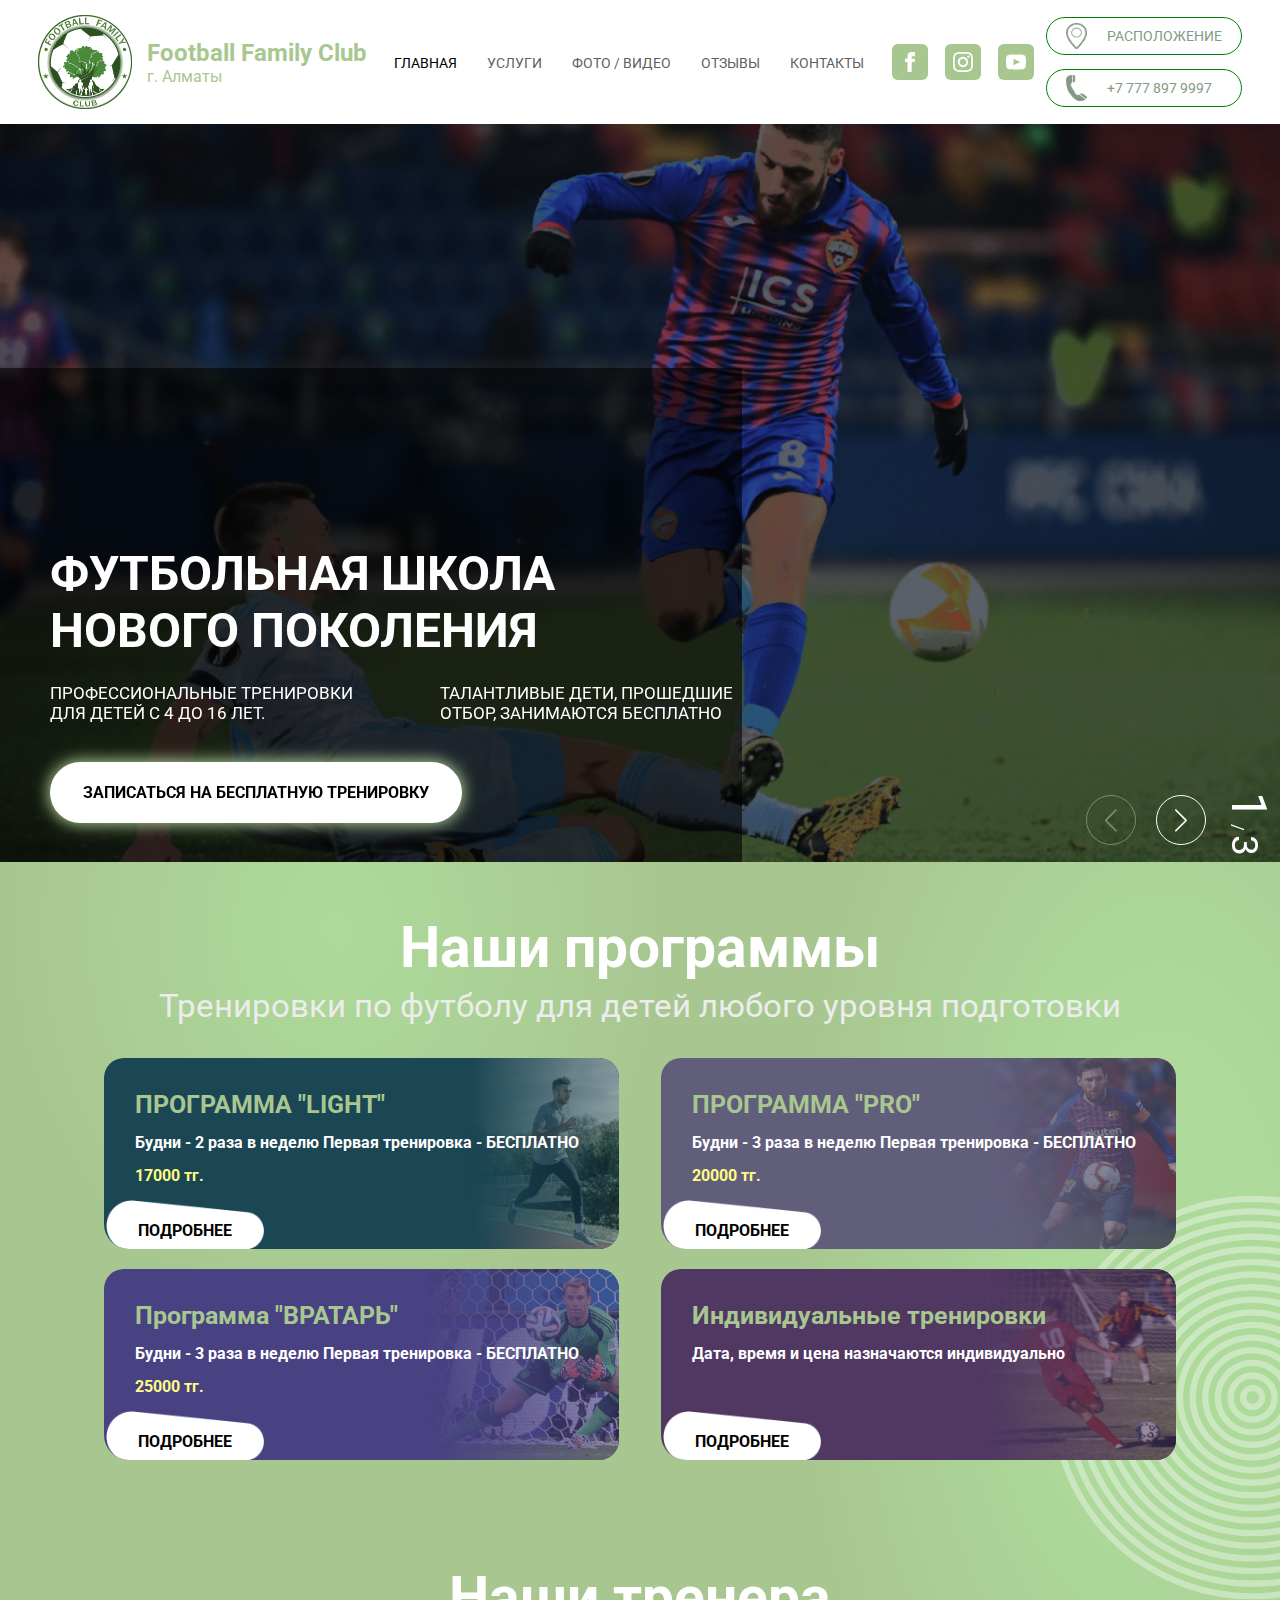
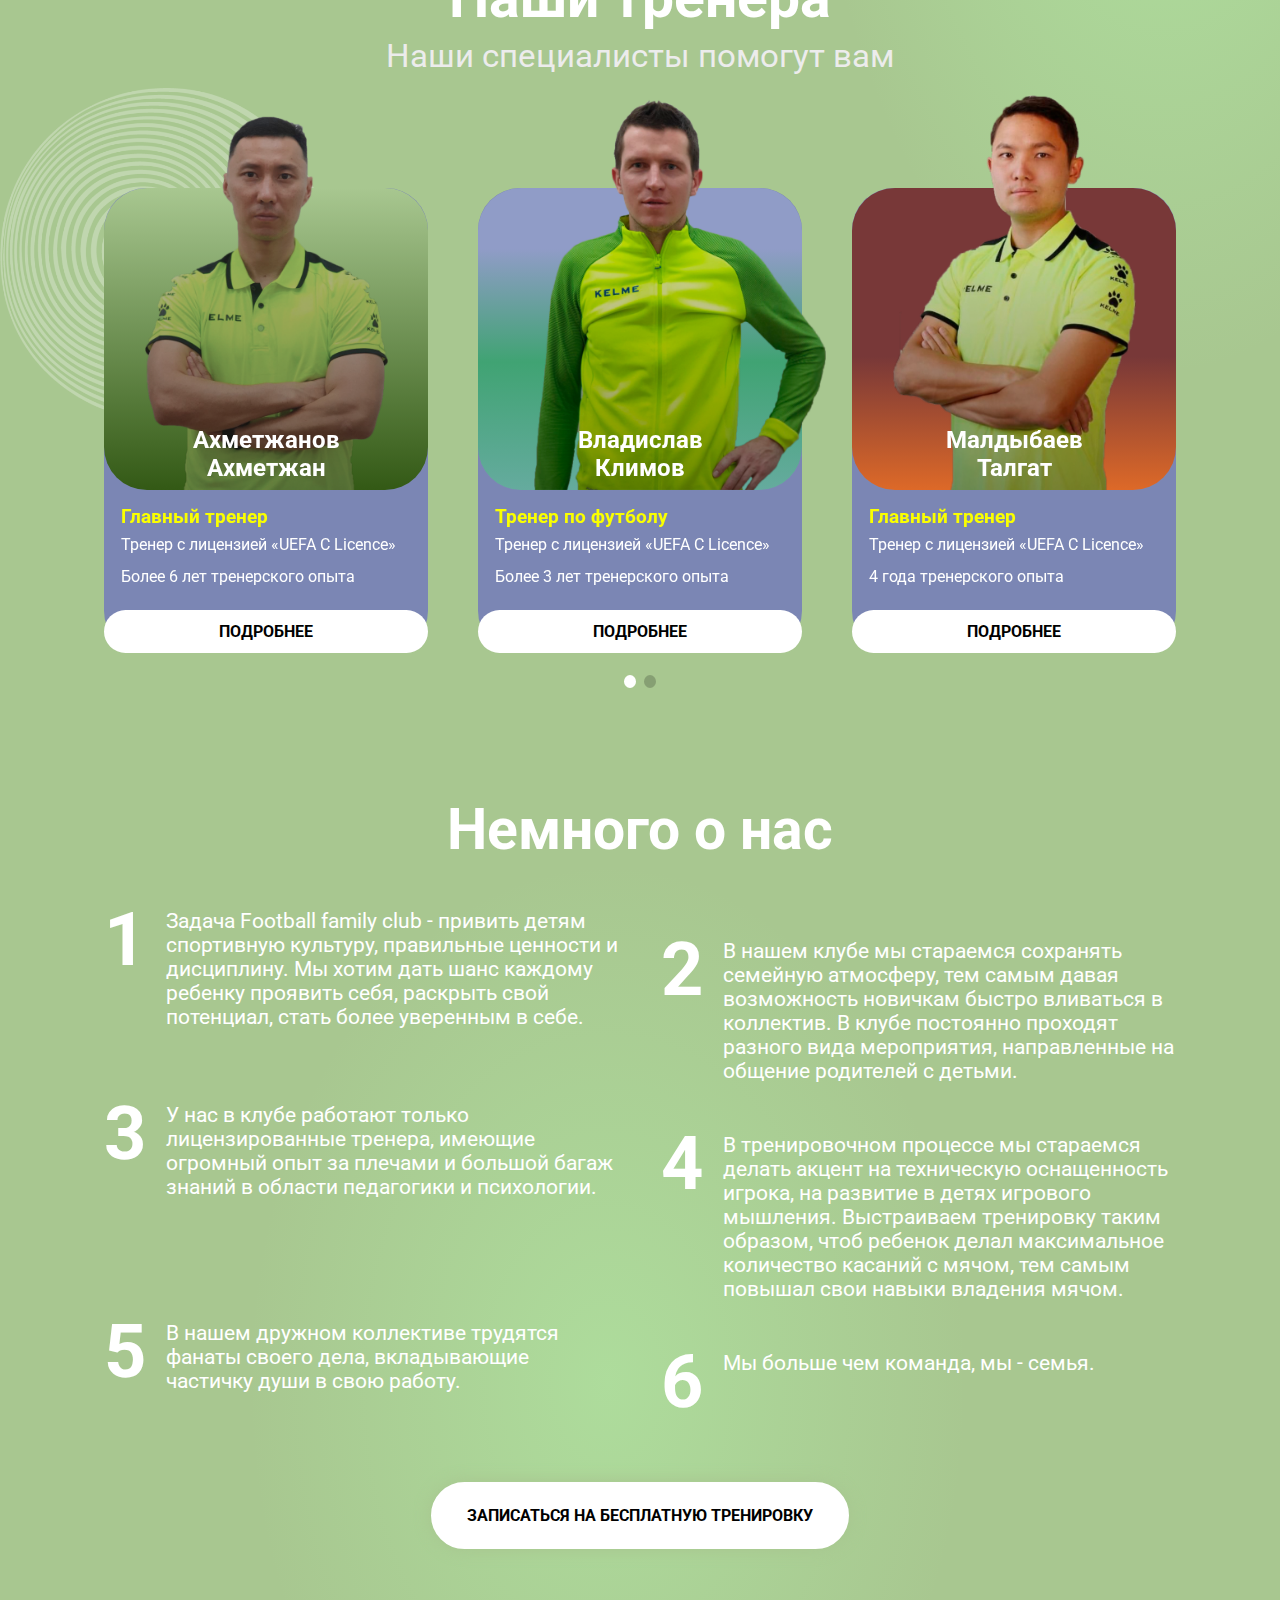
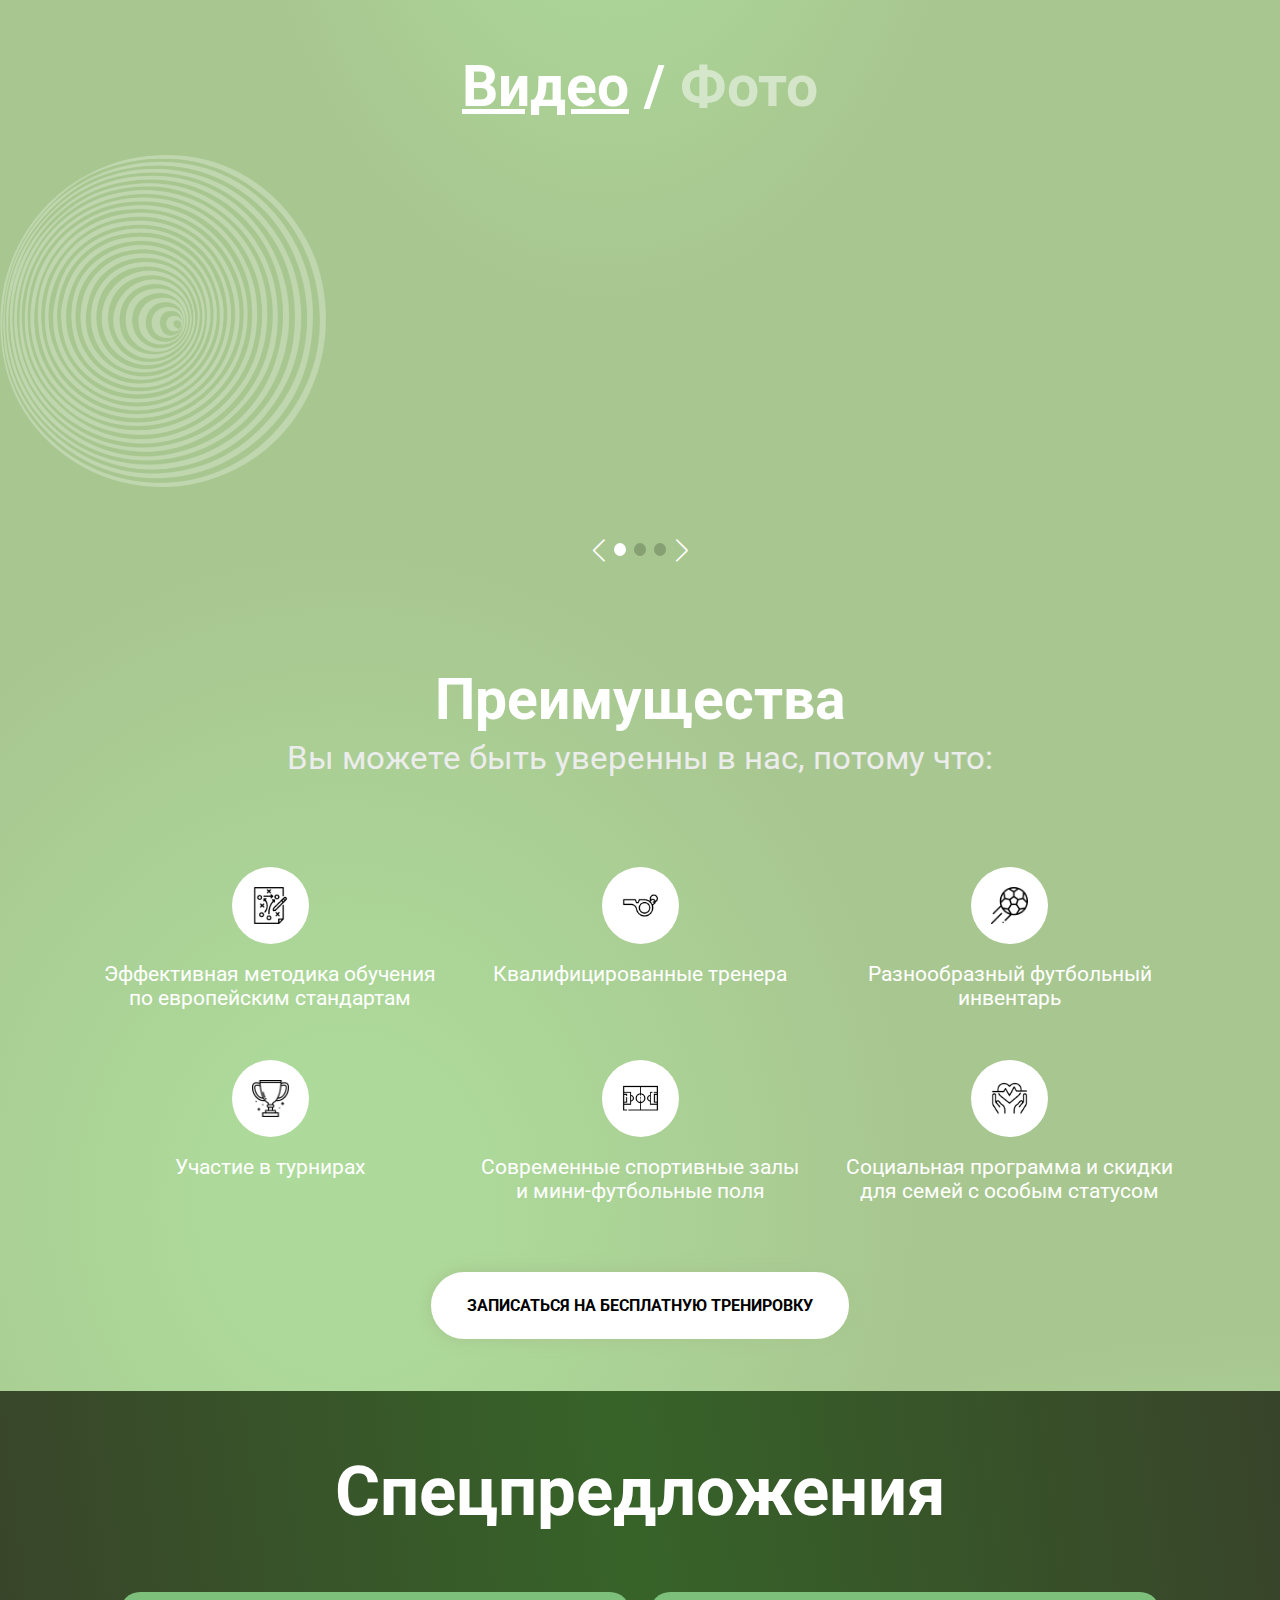
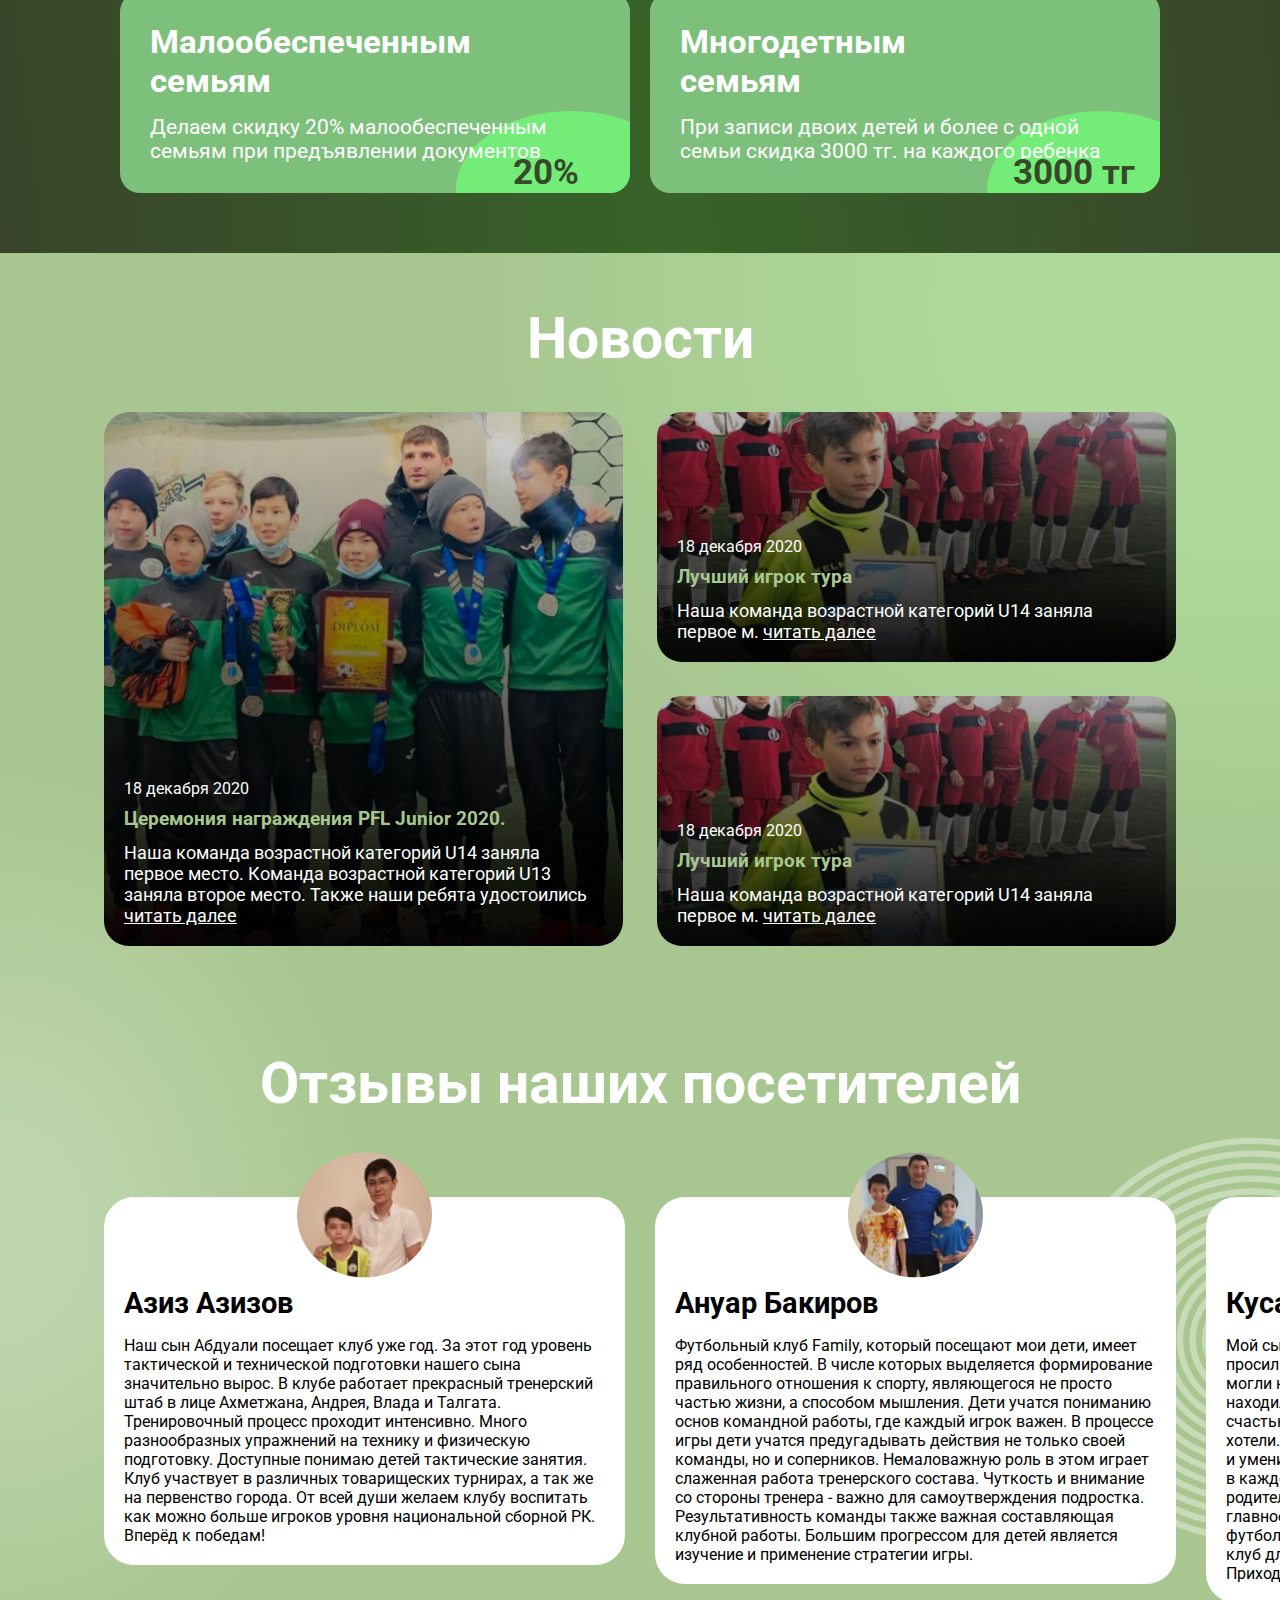
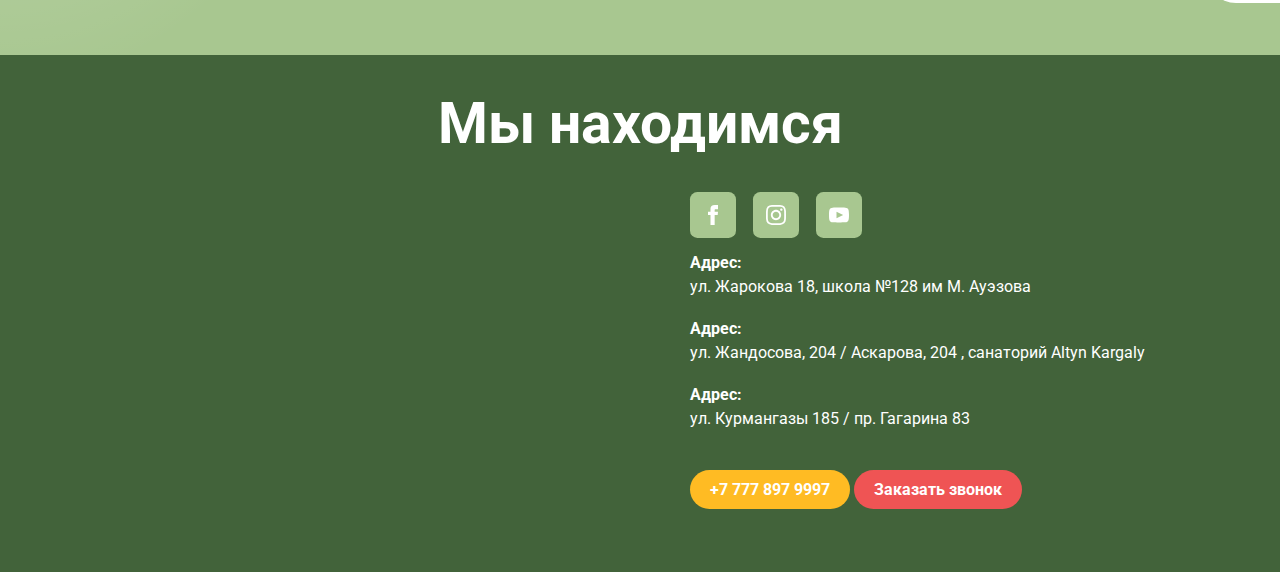
<file: nffc/index.html>
<!DOCTYPE html>
<html lang="en">

<head>
    <meta charset="UTF-8">
    <meta name="viewport" content="width=device-width, initial-scale=1.0">
    <link rel="stylesheet" href="css/style.css">
    <link rel="stylesheet" href="css/meida.css">
    <link rel="stylesheet" href="css/swiper.css">    
    <link rel="stylesheet" href="css/jquery.fancybox.min.css">
    <link rel="preconnect" href="https://fonts.gstatic.com">
    <link href="https://fonts.googleapis.com/css2?family=Roboto:wght@300;400;500;700;900&display=swap" rel="stylesheet">
    <link rel="stylesheet" media="screen" href="https://fontlibrary.org//face/tuffy" type="text/css" />
    <title>Детская Футбольная школа Football Family Club в Алматы, FFC - школа футбола для детей, фк фэмили, fcfamily
    </title>
</head>

<body>
    <div class="overflow">
        <div class="hamburger">
            <span></span>
            <span></span>
            <span></span>
        </div>
        <div class="hamburger-menu">
            <div class="logo">
                <img src="images/320294_4898.png" alt="">
                <h3>Football Family Club</h3>
                <p>г. Алматы</p>
            </div>
            <div class="hamburger-navigation hamburger-link">

                <a href="#about">О школе</a>
                <a href="#programs">Услуги</a>
                <a href="#video">Фото / Видео</a>
                <a href="#reviews">Отзывы</a>
                <a href="#addresses">Контакты</a>
            </div>
            <div class="hamburger-social jc-sb">
                <a href="https://www.facebook.com/-%D0%A4%D1%83%D1%82%D0%B1%D0%BE%D0%BB%D1%8C%D0%BD%D1%8B%D0%B9-%D0%A2%D1%80%D0%B5%D0%BD%D0%B5%D1%80--177028619844553/"
                    target="_blank"><svg xmlns="http://www.w3.org/2000/svg" width="24" height="24" viewBox="0 0 24 24">
                        <path
                            d="M9 8h-3v4h3v12h5v-12h3.642l.358-4h-4v-1.667c0-.955.192-1.333 1.115-1.333h2.885v-5h-3.808c-3.596 0-5.192 1.583-5.192 4.615v3.385z" />
                        </svg></a>
                <a href="https://www.instagram.com/fcfamily_kz/?hl=ru" target="_blank"><svg
                        xmlns="http://www.w3.org/2000/svg" width="24" height="24" viewBox="0 0 24 24">
                        <path
                            d="M12 2.163c3.204 0 3.584.012 4.85.07 3.252.148 4.771 1.691 4.919 4.919.058 1.265.069 1.645.069 4.849 0 3.205-.012 3.584-.069 4.849-.149 3.225-1.664 4.771-4.919 4.919-1.266.058-1.644.07-4.85.07-3.204 0-3.584-.012-4.849-.07-3.26-.149-4.771-1.699-4.919-4.92-.058-1.265-.07-1.644-.07-4.849 0-3.204.013-3.583.07-4.849.149-3.227 1.664-4.771 4.919-4.919 1.266-.057 1.645-.069 4.849-.069zm0-2.163c-3.259 0-3.667.014-4.947.072-4.358.2-6.78 2.618-6.98 6.98-.059 1.281-.073 1.689-.073 4.948 0 3.259.014 3.668.072 4.948.2 4.358 2.618 6.78 6.98 6.98 1.281.058 1.689.072 4.948.072 3.259 0 3.668-.014 4.948-.072 4.354-.2 6.782-2.618 6.979-6.98.059-1.28.073-1.689.073-4.948 0-3.259-.014-3.667-.072-4.947-.196-4.354-2.617-6.78-6.979-6.98-1.281-.059-1.69-.073-4.949-.073zm0 5.838c-3.403 0-6.162 2.759-6.162 6.162s2.759 6.163 6.162 6.163 6.162-2.759 6.162-6.163c0-3.403-2.759-6.162-6.162-6.162zm0 10.162c-2.209 0-4-1.79-4-4 0-2.209 1.791-4 4-4s4 1.791 4 4c0 2.21-1.791 4-4 4zm6.406-11.845c-.796 0-1.441.645-1.441 1.44s.645 1.44 1.441 1.44c.795 0 1.439-.645 1.439-1.44s-.644-1.44-1.439-1.44z" />
                        </svg></a>
                <a href="https://www.youtube.com/channel/UChYlkZnzcCr-V3ju1tLrSsA/videos?view_as=subscriber"
                    target="_blank"><svg xmlns="http://www.w3.org/2000/svg" width="24" height="24" viewBox="0 0 24 24">
                        <path
                            d="M19.615 3.184c-3.604-.246-11.631-.245-15.23 0-3.897.266-4.356 2.62-4.385 8.816.029 6.185.484 8.549 4.385 8.816 3.6.245 11.626.246 15.23 0 3.897-.266 4.356-2.62 4.385-8.816-.029-6.185-.484-8.549-4.385-8.816zm-10.615 12.816v-8l8 3.993-8 4.007z" />
                        </svg></a>
            </div>
            <div class="navigation-buttons">
                <a href="#no_scroll" onclick="return false;">
                    <img src="images/mark.png" alt="">
                    РАСПОЛОЖЕНИЕ
                </a>
                <a href="tel:+77778979997">
                    <img src="images/tel.png" alt="">
                    +7 777 897 9997
                </a>
                <div class="naviagtion-buttons-hidden">
                    <p>ул. Жарокова 18, школа №128 им М. Ауэзова</p>
                    <p>

                    </p>
                    <p> ул. Жандосова, 204 / ​Аскарова, 204 , санаторий Altyn Kargaly
                    </p>
                    <p>
                        ул. Курмангазы 185 / пр. ​Гагарина 83
                    </p>
                </div>
            </div>
        </div>
        <div class="navigation jc-sb">
            <div class="logo">
                <img src="images/320294_4898.png" alt="">
                <div>
                    <h3>Football Family Club</h3>
                    <p>г. Алматы</p>
                </div>
            </div>
            <div class="navigation-links">
                <ul id="nav" class="flex">
                    <li class="current"><a href="#header">ГЛАВНАЯ</a></li>
                    <li><a href="#programs">УСЛУГИ</a></li>
                    <li><a href="#video">ФОТО / ВИДЕО</a></li>
                    <li><a href="#reviews">ОТЗЫВЫ</a></li>
                    <li><a href="#addresses">КОНТАКТЫ</a></li>
                </ul>
            </div>
            <div class="navigation-social">
                <a href="https://www.facebook.com/-%D0%A4%D1%83%D1%82%D0%B1%D0%BE%D0%BB%D1%8C%D0%BD%D1%8B%D0%B9-%D0%A2%D1%80%D0%B5%D0%BD%D0%B5%D1%80--177028619844553/"
                    target="_blank"><svg xmlns="http://www.w3.org/2000/svg" width="24" height="24" viewBox="0 0 24 24">
                        <path
                            d="M9 8h-3v4h3v12h5v-12h3.642l.358-4h-4v-1.667c0-.955.192-1.333 1.115-1.333h2.885v-5h-3.808c-3.596 0-5.192 1.583-5.192 4.615v3.385z" />
                        </svg></a>
                <a href="https://www.instagram.com/fcfamily_kz/?hl=ru" target="_blank"><svg
                    xmlns="http://www.w3.org/2000/svg" width="24" height="24" viewBox="0 0 24 24">
                    <path
                        d="M12 2.163c3.204 0 3.584.012 4.85.07 3.252.148 4.771 1.691 4.919 4.919.058 1.265.069 1.645.069 4.849 0 3.205-.012 3.584-.069 4.849-.149 3.225-1.664 4.771-4.919 4.919-1.266.058-1.644.07-4.85.07-3.204 0-3.584-.012-4.849-.07-3.26-.149-4.771-1.699-4.919-4.92-.058-1.265-.07-1.644-.07-4.849 0-3.204.013-3.583.07-4.849.149-3.227 1.664-4.771 4.919-4.919 1.266-.057 1.645-.069 4.849-.069zm0-2.163c-3.259 0-3.667.014-4.947.072-4.358.2-6.78 2.618-6.98 6.98-.059 1.281-.073 1.689-.073 4.948 0 3.259.014 3.668.072 4.948.2 4.358 2.618 6.78 6.98 6.98 1.281.058 1.689.072 4.948.072 3.259 0 3.668-.014 4.948-.072 4.354-.2 6.782-2.618 6.979-6.98.059-1.28.073-1.689.073-4.948 0-3.259-.014-3.667-.072-4.947-.196-4.354-2.617-6.78-6.979-6.98-1.281-.059-1.69-.073-4.949-.073zm0 5.838c-3.403 0-6.162 2.759-6.162 6.162s2.759 6.163 6.162 6.163 6.162-2.759 6.162-6.163c0-3.403-2.759-6.162-6.162-6.162zm0 10.162c-2.209 0-4-1.79-4-4 0-2.209 1.791-4 4-4s4 1.791 4 4c0 2.21-1.791 4-4 4zm6.406-11.845c-.796 0-1.441.645-1.441 1.44s.645 1.44 1.441 1.44c.795 0 1.439-.645 1.439-1.44s-.644-1.44-1.439-1.44z" />
                    </svg></a>
                <a href="https://www.youtube.com/channel/UChYlkZnzcCr-V3ju1tLrSsA/videos?view_as=subscriber"
                    target="_blank"><svg xmlns="http://www.w3.org/2000/svg" width="24" height="24" viewBox="0 0 24 24">
                        <path
                            d="M19.615 3.184c-3.604-.246-11.631-.245-15.23 0-3.897.266-4.356 2.62-4.385 8.816.029 6.185.484 8.549 4.385 8.816 3.6.245 11.626.246 15.23 0 3.897-.266 4.356-2.62 4.385-8.816-.029-6.185-.484-8.549-4.385-8.816zm-10.615 12.816v-8l8 3.993-8 4.007z" />
                        </svg></a>
            </div>
            <div class="navigation-buttons">
                <a href="">
                    <img src="images/mark.png" alt="">
                    РАСПОЛОЖЕНИЕ
                </a>
                <a href="tel:+77778979997">
                    <img src="images/tel.png" alt="">
                    +7 777 897 9997
                </a>
                <div class="naviagtion-buttons-hidden">
                    <p>ул. Жарокова 18, школа №128 им М. Ауэзова</p>
                    <p>

                    </p>
                    <p> ул. Жандосова, 204 / ​Аскарова, 204 , санаторий Altyn Kargaly
                    </p>
                    <p>
                        ул. Курмангазы 185 / пр. ​Гагарина 83
                    </p>
                </div>
            </div>
        </div>
        <header id="header">

            <div class="swiper-container mainSwiper">
                <div class="swiper-wrapper">
                    <div class="swiper-slide"></div>
                    <div class="swiper-slide"></div>
                    <div class="swiper-slide"></div>

                </div>
            </div>

            <div class="main-swiper-navigation">

                <div class="swiper-button-prev"></div>
                <div class="swiper-button-next"></div>
                <div class="swiper-pagination-main swiper-pagination-fraction"><span class="swiper-pagination-current">1
                    </span> <span class="swiper-pagination-total">3</span></div>


            </div>
            <div class="header-title">
                <h1>ФУТБОЛЬНАЯ ШКОЛА<br> НОВОГО ПОКОЛЕНИЯ</h1>
                <div class="flex">
                    <p>ПРОФЕССИОНАЛЬНЫЕ ТРЕНИРОВКИ<br> ДЛЯ ДЕТЕЙ С 4 ДО 16 ЛЕТ.</p>
                    <p>ТАЛАНТЛИВЫЕ ДЕТИ, ПРОШЕДШИЕ ОТБОР, ЗАНИМАЮТСЯ БЕСПЛАТНО</p>
                </div>
                <a href="
                " class="btn">
                    ЗАПИСАТЬСЯ НА БЕСПЛАТНУЮ ТРЕНИРОВКУ</a>
            </div>
        </header>
        <section class="background">
            <section class="programs" id="programs">
                <div class="container">
                    <div class="default-title">
                        <h1>Наши программы</h1>
                        <h2>Тренировки по футболу для детей любого уровня подготовки</h2>
                    </div>
                    <div class="programs-content jc-sb">
                        <div class="programs-box close">
                            <h3>ПРОГРАММА "LIGHT"</h3>
                            <p>Будни - 2 раза в неделю Первая тренировка - БЕСПЛАТНО</p>
                            <p>17000 тг.
                            </p>
                            <p class="programs-box-hidden">Программа “LIGHT” подразумевает посещение ребенком занятий 2
                                раза в неделю. Она рассчитана на тех, кто не может по каким то причинам посещать занятия
                                3 раза в неделю. Вы выбираете любые два дня в неделю и ходите только в эти дни. В общем
                                по этой программе ребенок посетит 8 занятий в месяц</p>

                            <div class="prog-btn">
                                <p>ПОДРОБНЕЕ</p>
                            </div>
                            <img src="images/prog-box-img-1.png" alt="">
                        </div>
                        <div class="programs-box close">
                            <h3>ПРОГРАММА "PRO"</h3>
                            <p>Будни - 3 раза в неделю Первая тренировка - БЕСПЛАТНО</p>
                            <p>20000 тг.
                            </p>
                            <p class="programs-box-hidden">Программа “PRO” подразумевает посещение ребенком занятий 3 раза в неделю. Это стандартная программа, которая рекомендуется специалистами. по этой программе можно быстрее увидеть прогресс у ребенка. В общем по этой программе ребенок посетит 12 занятий в месяц.<p>

                            <div  class="prog-btn">
                                <p>ПОДРОБНЕЕ</p>
                            </div>
                            <img src="images/prog-box-img.png" alt="">
                        </div>
                        <div class="programs-box close">
                            <h3>Программа "ВРАТАРЬ"</h3>
                            <p>Будни - 3 раза в неделю Первая тренировка - БЕСПЛАТНО
                            </p>
                            <p>25000 тг.
                            </p>
                            <p class="programs-box-hidden">Программа “ВРАТАРЬ” разработана специально для всех детей, которые решили пойти по пути вратарского искусства. Тренировки выстроены таким образом, чтобы максимально развить в ребенке вратарскую реакцию, технику обращения с мячом не только ногами, но и руками. Тренировка вратарей длится от 40 минут до 1 часу три раза в неделю.</p>

                            <div  class="prog-btn">
                                <p>ПОДРОБНЕЕ</p>
                            </div>
                            <img src="images/prog-box-img-2.png" alt="">
                        </div>
                        <div class="programs-box close">
                            <h3>Индивидуальные тренировки</h3>
                            <p>Дата, время и цена назначаются индивидуально</p>
                            <p class="programs-box-hidden" style="color:white;">
                                Для футболистов индивидуальные тренировки имеют огромное значение в любой возрастной категории. Максимальная задача таких занятий уделить максимальное внимание ученику, сфокусироваться на сильных и слабых сторонах футболиста. В отличие от групповых тренировок индивидуальные занятия проходят в интенсивном режиме. Поэтому количество времени таких тренировок сокращено и длятся они от 40 минут до 1 часа.

Если такие тренировки смешивать с групповыми занятиями, то ребенок начинает быстро прогрессировать и догонять по уровню мастерства более опытных учеников.
                            </p>
                            <div  class="prog-btn">
                                <p>ПОДРОБНЕЕ</p>
                            </div>
                            <img src="images/prog-box-img-3.png" alt="">
                        </div>
                    </div>
                </div>
            </section>
            <section class="trainer">
                <div class="container">
                    <div class="trainer-modal trainer-modal-1">
                        <div class="trainer-modal-close">
                            ×
                        </div>
                        <img src="images/trainer-1.png" alt="">
                        <div class="trainer-modal-title">
                            <h1>Ахметжанов Ахметжан</h1>
                            <h2>Главный тренер <small> 16.01.1986 г.</small></h2>
                        </div>
                        <div class="trainer-modal-content">
                            <h3>Тренер с лицензией «UEFA C Licence»
                            </h3>
                            <h3>Более 6 лет
                                тренерского опыта</h3>
                                <div class="flex">
                                    <ul><p>Игровая карьера составляет 10 лет в таких<br> клубах, как</p> 

                                        <li>"Аксесс-Голден-Грейн" г. Петропавловск</li>
                                        <li>"Есиль-Богатырь" г. Петропавловск</li>
                                        <li>"Кызыл-Жар" г. Петропавловск</li>
                                        <li>"Астана 1964" г. Астана</li>
                                        <li>"Гефест" г. Караганда</li></ul>
                                    <ul><p>Карьера детского тренера:</p>

                                        <li>1 место в Чемпионате Казахстана среди юношей 2006г.р.</li>
                                        <li>1 место в Чемпионате г.Алматы</li>
                                        <li>1 место в Кубке г.Алматы</li>
                                        <li>1 место в Международном турнире в Киргизии</li>
                                        <li>5ти-кратный чемпион в детско-юношеском турнире PFL Junior г.Алматы</li></ul>
                                </div>
                            </div>
                    </div>
                    <div class="trainer-modal trainer-modal-2">
                        <div class="trainer-modal-close">
                            ×
                        </div>
                        <img src="images/trainer-2.png" alt="">
                        <div class="trainer-modal-title">
                            <h1>Владислав Климов</h1>
                            <h2>Тренер по футболу </h2>
                        </div>
                        <div class="trainer-modal-content">
                            <h3>Тренер с лицензией «UEFA C Licence»
                            </h3>
                            <h3>Более 3 лет
                                тренерского опыта</h3>
                            </div>
                    </div>
                    <div class="trainer-modal trainer-modal-3">
                        <div class="trainer-modal-close">
                            ×
                        </div>
                        <img src="images/trainer-3.png" alt="">
                        <div class="trainer-modal-title">
                            <h1>Малдыбаев Талгат</h1>
                            <h2>Тренер по футболу </h2>
                        </div>
                        <div class="trainer-modal-content">
                            <h3>Тренер с лицензией «UEFA C Licence»
                            </h3>
                            <h3>Более 4 лет
                                тренерского опыта</h3>
                            </div>
                    </div>
                    <div class="trainer-modal trainer-modal-4">
                        <div class="trainer-modal-close">
                            ×
                        </div>
                        <img src="images/trainer-4.png" alt="">
                        <div class="trainer-modal-title">
                            <h1>Слажнев Андрей</h1>
                            <h2>Тренер по футболу </h2>
                        </div>
                        <div class="trainer-modal-content">
                            <h3>Тренер с лицензией «UEFA C Licence»
                            </h3>
                            <h3>4 года
                                тренерского опыта
                                </h3>
                            </div>
                    </div>
                    <div class="default-title">
                        <h1>Наши тренера</h1>
                        <h2>Наши специалисты помогут вам</h2>
                    </div>
                    <div class="swiper-container trainerSwiper">
                        <div class="swiper-wrapper trainer-content">
                            <div class="swiper-slide trainer-box">
                                <div class="trainer-box-img">
                                    <img src="images/trainer-1.png" alt="">
                                    <h2>Ахметжанов<br> Ахметжан</h2>
                                </div>
                                <div class="trainer-box-p">
                                    <h3>Главный тренер</h3>
                                    <p>Тренер с лицензией «UEFA C Licence»
                                    </p>
                                    <p>Более 6 лет
                                        тренерского опыта</p>
                                </div>
                                <div class="trainer-box-btn trainer-box-btn-1">
                                    ПОДРОБНЕЕ
                                </div>
                            </div>
                            <div class="swiper-slide trainer-box">
                                <div class="trainer-box-img">
                                    <img src="images/trainer-2.png" alt="">
                                    <h2>Владислав <br> Климов</h2>
                                </div>
                                <div class="trainer-box-p">
                                    <h3>Тренер по футболу</h3>
                                    <p>Тренер с лицензией «UEFA C Licence»
                                    </p>
                                    <p>Более 3 лет
                                        тренерского опыта</p>
                                </div>
                                <div class="trainer-box-btn trainer-box-btn-2">
                                    ПОДРОБНЕЕ
                                </div>
                            </div>
                            <div class="swiper-slide trainer-box">
                                <div class="trainer-box-img">
                                    <img src="images/trainer-3.png" alt="">
                                    <h2>Малдыбаев <br> Талгат</h2>
                                </div>
                                <div class="trainer-box-p">
                                    <h3>Главный тренер</h3>
                                    <p>Тренер с лицензией «UEFA C Licence»
                                    </p>
                                    <p>4 года
                                        тренерского опыта</p>
                                </div>
                                <div class="trainer-box-btn trainer-box-btn-3">
                                    ПОДРОБНЕЕ
                                </div>
                            </div>
                            <div class="swiper-slide trainer-box">
                                <div class="trainer-box-img">
                                    <img src="images/trainer-4.png" alt="">
                                    <h2>Слажнев <br> Андрей</h2>
                                </div>
                                <div class="trainer-box-p">
                                    <h3>Главный тренер</h3>
                                    <p>Тренер с лицензией «UEFA C Licence»
                                    </p>
                                    <p>4 года
                                        тренерского опыта</p>
                                </div>
                                <div class="trainer-box-btn trainer-box-btn-4">
                                    ПОДРОБНЕЕ
                                </div>
                            </div>
                        </div>
                        <div class="slider-navigation">
                            <div class="swiper-button-prev-trainer"></div>
                            <div class="swiper-button-next-trainer"></div>
                            <div class="swiper-pagination-trainer"></div>
                        </div>
                    </div>

                </div>
            </section>
            <section class="about" id="about">
                <div class="container">
                    <div class="default-title">
                        <h1>Немного о нас
                        </h1>
                    </div>
                    <div class="about-content jc-sb">
                        <div class="about-box flex">
                            <div class="about-box-number">1</div>
                            <p>Задача Football family club - привить детям спортивную культуру, правильные ценности и
                                дисциплину. Мы хотим дать шанс каждому ребенку проявить себя, раскрыть свой потенциал,
                                стать
                                более уверенным в себе.</p>
                        </div>
                        <div class="about-box flex">
                            <div class="about-box-number">2</div>
                            <p>В нашем клубе мы стараемся сохранять семейную атмосферу, тем самым давая возможность
                                новичкам
                                быстро вливаться в коллектив. В клубе постоянно проходят разного вида мероприятия,
                                направленные
                                на общение родителей с детьми.</p>
                        </div>
                        <div class="about-box flex">
                            <div class="about-box-number">3</div>
                            <p>У нас в клубе работают только лицензированные тренера, имеющие огромный опыт за плечами и
                                большой
                                багаж знаний в области педагогики и психологии.</p>
                        </div>
                        <div class="about-box flex">
                            <div class="about-box-number">4</div>
                            <p>В тренировочном процессе мы стараемся делать акцент на техническую оснащенность игрока,
                                на
                                развитие в детях игрового мышления. Выстраиваем тренировку таким образом, чтоб ребенок
                                делал
                                максимальное количество касаний с мячом, тем самым повышал свои навыки владения мячом.
                            </p>
                        </div>
                        <div class="about-box flex">
                            <div class="about-box-number">5</div>
                            <p>В нашем дружном коллективе трудятся фанаты своего дела, вкладывающие частичку души в свою
                                работу.
                            </p>
                        </div>
                        <div class="about-box flex">
                            <div class="about-box-number">6</div>
                            <p>Мы больше чем команда, мы - семья.</p>
                        </div>
                        <a href="" class="btn">
                            ЗАПИСАТЬСЯ НА БЕСПЛАТНУЮ ТРЕНИРОВКУ
                        </a>
                    </div>

                </div>
            </section>   

            <section class="video" id="video">
                <div class="container">
                    <div class="default-title tabs">
                        <h1 class="tablinks active" data-index="video-tabs">Видео</h1>
                        <h1> / </h1>
                        <h1 class="tablinks" data-index="photo-tabs">Фото</h1>
                    </div>
                    <div class="video-content ">
                        <div class="swiper tabcontent active" id="video-tabs">
                            <div class="swiper-container1">
                                <div class="swiper-wrapper">
                                    <div class="swiper-slide">
                                        <iframe width="100%" height="315"
                                            src="https://www.youtube.com/watch?v=XGwbDD0ReOA&ab_channel=FOOTBALLFAMILYCLUB"
                                            frameborder="0" allow="autoplay; encrypted-media" allowfullscreen></iframe>
                                    </div>
                                    <div class="swiper-slide">
                                        <iframe width="100%" height="315"
                                            src="https://www.youtube.com/watch?v=niGbyYQm_xs" frameborder="0"
                                            allow="autoplay; encrypted-media" allowfullscreen></iframe>
                                    </div>
                                    <div class="swiper-slide">
                                        <iframe width="100%" height="315"
                                            src="https://www.youtube.com/watch?v=qljuWwxsntY&ab_channel=FOOTBALLFAMILYCLUB"
                                            frameborder="0" allow="autoplay; encrypted-media" allowfullscreen></iframe>
                                    </div>
                                </div>
                            </div>
                            <div class="slider-navigation">
                                <div class="swiper-button-prev2"></div>
                                <div class="swiper-pagination"></div>
                                <div class="swiper-button-next1"></div>
                            </div>
                        </div>
                        <div class="tabcontent" id="photo-tabs">
                           <div class="photo-tabs-content flex">
                               <div class="photo-box" data-fancybox="gallery" href="images/photo-content/photo-content-1.jpg"><img src="images/photo-content/photo-content-1.jpg" alt=""></div>
                               <div class="photo-box" data-fancybox="gallery" href="images/photo-content/photo-content-2.jpg"><img src="images/photo-content/photo-content-2.jpg" alt=""></div>
                               <div class="photo-box" data-fancybox="gallery" href="images/photo-content/photo-content-3.jpg"><img src="images/photo-content/photo-content-3.jpg" alt=""></div>
                               <div class="photo-box" data-fancybox="gallery" href="images/photo-content/photo-content-4.jpg"><img src="images/photo-content/photo-content-4.jpg" alt=""></div>
                               <div class="photo-box" data-fancybox="gallery" href="images/photo-content/photo-content-5.jpg"><img src="images/photo-content/photo-content-5.jpg" alt=""></div>
                               <div class="photo-box" data-fancybox="gallery" href="images/photo-content/photo-content-6.jpg"><img src="images/photo-content/photo-content-6.jpg" alt=""></div>
                               <div class="photo-box" data-fancybox="gallery" href="images/photo-content/photo-content-7.jpg"><img src="images/photo-content/photo-content-7.jpg" alt=""></div>
                               <div class="photo-box" data-fancybox="gallery" href="images/photo-content/photo-content-8.jpg"><img src="images/photo-content/photo-content-8.jpg" alt=""></div>
                               <div class="photo-box" data-fancybox="gallery" href="images/photo-content/photo-content-9.jpg"><img src="images/photo-content/photo-content-9.jpg" alt=""></div>
                               <div class="photo-box" data-fancybox="gallery" href="images/photo-content/photo-content-10.jpg"><img src="images/photo-content/photo-content-10.jpg" alt=""></div>
                               <div class="photo-box" data-fancybox="gallery" href="images/photo-content/photo-content-11.jpg"><img src="images/photo-content/photo-content-11.jpg" alt=""></div>
                               <div class="photo-box" data-fancybox="gallery" href="images/photo-content/photo-content-12.jpg"><img src="images/photo-content/photo-content-12.jpg" alt=""></div>
                        <div id="load">Загрузить ещё</div>
                               
                           </div>

                        </div>
                    </div>

                </div>
            </section>
            <section class="advantages">
                <div class="container">
                    <div class="default-title">
                        <h1>Преимущества</h1>
                        <h2>Вы можете быть уверенны в нас, потому что:
                        </h2>
                    </div>
                    <div class="adva-content jc-sb">
                        <div class="adva-box">
                            <div class="adva-box-img">
                                <img src="images/adva-img-1.png" alt="">
                            </div>
                            <p>Эффективная методика обучения по европейским стандартам</p>
                        </div>
                        <div class="adva-box">
                            <div class="adva-box-img">
                                <img src="images/adva-img-2.png" alt="">
                            </div>
                            <p>Квалифицированные тренера</p>
                        </div>
                        <div class="adva-box">
                            <div class="adva-box-img">
                                <img src="images/adva-img-3.png" alt="">
                            </div>
                            <p>Разнообразный футбольный инвентарь</p>
                        </div>
                        <div class="adva-box">
                            <div class="adva-box-img">
                                <img src="images/adva-img-4.png" alt="">
                            </div>
                            <p>Участие в турнирах</p>
                        </div>
                        <div class="adva-box">
                            <div class="adva-box-img">
                                <img src="images/adva-img-5.png" alt="">
                            </div>
                            <p>Современные спортивные залы и мини-футбольные поля</p>
                        </div>
                        <div class="adva-box">
                            <div class="adva-box-img">
                                <img src="images/adva-img-6.png" alt="">
                            </div>
                            <p>Социальная программа и скидки для семей с особым статусом</p>
                        </div>
                        <a href="" class="btn">
                            ЗАПИСАТЬСЯ НА БЕСПЛАТНУЮ ТРЕНИРОВКУ
                        </a>
                    </div>
                </div>
            </section>
            <section class="specials">
                <div class="default-title">
                <h1>Спецпредложения</h1>

                </div>
                <div class="specials-content jc-sb">
                        <div class="spec-box">
                            <h1>Малообеспеченным<br> семьям</h1>
                            <p>Делаем скидку 20% малообеспеченным семьям при предъявлении документов</p>
                            <div class="spec-numb">
                                20%
                            </div>
                        </div>
                        <div class="spec-box">
                            <h1>Многодетным<br> семьям</h1>
                            <p>При записи двоих детей и более с одной семьи скидка 3000 тг. на каждого ребенка</p>
                            <div class="spec-numb">
                                3000 тг
                            </div>
                        </div>
                        <!-- <div class="swiper-slide">
                            <h1>Малообеспеченным семьям</h1>
                            <p>Делаем скидку 20% малообеспеченным семьям при предъявлении документов</p>
                        </div> -->
                    </div>
            </section>
            <section class="news">
                <div class="container">
                    <div class="default-title">
                        <h1>Новости</h1>
                    </div>
                    <div class="news-content grid">
                        <div class="news-box">
                            <small>18 декабря 2020</small>
                            <h3>Церемония награждения PFL Junior 2020.</h3>
                            <p>Наша команда возрастной категорий U14 заняла первое место. Команда возрастной категорий
                                U13
                                заняла второе место. Также наши ребята удостоились <a href="">читать далее</a></p>
                        </div>
                        <div class="news-box">
                            <small>18 декабря 2020</small>
                            <h3>Лучший игрок тура</h3>
                            <p>Наша команда возрастной категорий U14 заняла первое м. <a href="">читать далее</a></p>
                        </div>
                        <div class="news-box">
                            <small>18 декабря 2020</small>
                            <h3>Лучший игрок тура</h3>
                            <p>Наша команда возрастной категорий U14 заняла первое м. <a href="">читать далее</a></p>
                        </div>
                    </div>
                </div>
            </section>
            <section class="reviews" id="reviews">
                <div class="container">
                    <div class="default-title">
                        <h1>Отзывы наших посетителей</h1>
                    </div>
                    <div class="swiper-container mySwiper reviews-content">
                        <div class="swiper-wrapper">
                            <div class="swiper-slide">
                                <div class="reviews-box ">
                                    <div class="reviews-box-img">
                                        <img src="images/reviews-img-1.png" alt="">
                                    </div>
                                    <h3>Азиз Азизов</h3>
                                    <p>Наш сын Абдуали посещает клуб уже год. За этот год уровень тактической и
                                        технической
                                        подготовки нашего сына значительно вырос. В клубе работает прекрасный тренерский
                                        штаб в
                                        лице
                                        Ахметжана, Андрея, Влада и Талгата. Тренировочный процесс проходит интенсивно.
                                        Много
                                        разнообразных упражнений на технику и физическую подготовку. Доступные понимаю
                                        детей
                                        тактические занятия. Клуб участвует в различных товарищеских турнирах, а так же
                                        на
                                        первенство города. От всей души желаем клубу воспитать как можно больше игроков
                                        уровня
                                        национальной сборной РК.
                                        Вперёд к победам!</p>
                                </div>
                            </div>
                            <div class="swiper-slide">
                                <div class="reviews-box ">
                                    <div class="reviews-box-img">
                                        <img src="images/reviews-img-2.png" alt="">
                                    </div>
                                    <h3>Ануар Бакиров</h3>
                                    <p>Футбольный клуб Family, который посещают мои дети, имеет ряд особенностей. В
                                        числе которых выделяется формирование правильного отношения к спорту,
                                        являющегося не просто частью жизни, а способом мышления. Дети учатся пониманию
                                        основ командной работы, где каждый игрок важен. В процессе игры дети учатся
                                        предугадывать действия не только своей команды, но и соперников. Немаловажную
                                        роль в этом играет слаженная работа тренерского состава. Чуткость и внимание со
                                        стороны тренера - важно для самоутверждения подростка. Результативность команды
                                        также важная составляющая клубной работы. Большим прогрессом для детей является
                                        изучение и применение стратегии игры.</p>
                                </div>
                            </div>
                            <div class="swiper-slide">
                                <div class="reviews-box ">
                                    <div class="reviews-box-img">
                                        <img src="images/reviews-img-3.png" alt="">
                                    </div>
                                    <h3>Кусаинова Майра</h3>
                                    <p>Мой сын с малых лет мечтал играть в футбол и каждый раз просил меня отдать его в футбольный клуб. Но мы никак не могли найти подходящий, из за разных причин: то клуб находился далеко, то сумма оплаты не по бюджету и т.д. Но к счастью мы попали в клуб FFC. Там мы смогли найти все что хотели. Нас встретил тренер Ахметжан, он своим мастерством и умением работать с детьми замотивировал нас участвовать в каждом матче футбольного турнира. Обучающиеся дети и их родители, очень дружные и есть командный дух. А самое главное, что в этом футбольном клубе есть все для будущего футболиста. Нам все нравиться и если Вы ищете футбольный клуб для своего ребенка, то Вы сделаете правильный выбор. Приходите в футбольный клуб FFC.

                                    </p>
                                </div>
                            </div>
                            <div class="swiper-slide">
                                <div class="reviews-box ">
                                    <div class="reviews-box-img">
                                        <img src="images/reviews-img-4.png" alt="">
                                    </div>
                                    <h3>Московкина Алена</h3>
                                    <p>В Football family club ходим с июля 2018 года. Долго выбирала клуб, т.к. живём
                                        далеко, на дорогу уходит больше часа.Ни разу не пожалела, что пришли именно
                                        сюда.Это наша первая секция и сыну очень нравится! Все тренера молодцы! Занятия
                                        интересные, разнообразные. Радует что тренера стараются сплотить коллектив
                                        ребят. Относятся с пониманием. И оплата не дорогая ещё и придумывают разные
                                        розыгрыши. Мы очень довольны!!! Спасибо тренерам!</p>
                                </div>
                            </div>
                        </div>
                        <!-- 
                    <div class="slider-navigation">
                        <div class="swiper-pagination2"></div>
                    </div> -->
                    </div>
                </div>

            </section>
            <footer class="addresses" id="addresses">
                <div class="default-title">
            <h1>Мы находимся</h1>

                </div>
<div class="addresses-content flex">
    <iframe src="https://yandex.ru/map-widget/v1/?um=constructor%3A3802f6bb75179e28c8b6240092c5e54ee2ae57523e1e2540852a980b498b6fec&amp;source=constructor" width="50%" height="647" frameborder="0"></iframe>
    <div class="addresses-content-links">
        <div class="navigation-social">
            <a href="https://www.facebook.com/-%D0%A4%D1%83%D1%82%D0%B1%D0%BE%D0%BB%D1%8C%D0%BD%D1%8B%D0%B9-%D0%A2%D1%80%D0%B5%D0%BD%D0%B5%D1%80--177028619844553/" target="_blank"><svg xmlns="http://www.w3.org/2000/svg" width="24" height="24" viewBox="0 0 24 24">
                    <path d="M9 8h-3v4h3v12h5v-12h3.642l.358-4h-4v-1.667c0-.955.192-1.333 1.115-1.333h2.885v-5h-3.808c-3.596 0-5.192 1.583-5.192 4.615v3.385z"></path>
                    </svg></a>
            <a href="https://www.instagram.com/fcfamily_kz/?hl=ru" target="_blank"><svg xmlns="http://www.w3.org/2000/svg" width="24" height="24" viewBox="0 0 24 24">
                <path d="M12 2.163c3.204 0 3.584.012 4.85.07 3.252.148 4.771 1.691 4.919 4.919.058 1.265.069 1.645.069 4.849 0 3.205-.012 3.584-.069 4.849-.149 3.225-1.664 4.771-4.919 4.919-1.266.058-1.644.07-4.85.07-3.204 0-3.584-.012-4.849-.07-3.26-.149-4.771-1.699-4.919-4.92-.058-1.265-.07-1.644-.07-4.849 0-3.204.013-3.583.07-4.849.149-3.227 1.664-4.771 4.919-4.919 1.266-.057 1.645-.069 4.849-.069zm0-2.163c-3.259 0-3.667.014-4.947.072-4.358.2-6.78 2.618-6.98 6.98-.059 1.281-.073 1.689-.073 4.948 0 3.259.014 3.668.072 4.948.2 4.358 2.618 6.78 6.98 6.98 1.281.058 1.689.072 4.948.072 3.259 0 3.668-.014 4.948-.072 4.354-.2 6.782-2.618 6.979-6.98.059-1.28.073-1.689.073-4.948 0-3.259-.014-3.667-.072-4.947-.196-4.354-2.617-6.78-6.979-6.98-1.281-.059-1.69-.073-4.949-.073zm0 5.838c-3.403 0-6.162 2.759-6.162 6.162s2.759 6.163 6.162 6.163 6.162-2.759 6.162-6.163c0-3.403-2.759-6.162-6.162-6.162zm0 10.162c-2.209 0-4-1.79-4-4 0-2.209 1.791-4 4-4s4 1.791 4 4c0 2.21-1.791 4-4 4zm6.406-11.845c-.796 0-1.441.645-1.441 1.44s.645 1.44 1.441 1.44c.795 0 1.439-.645 1.439-1.44s-.644-1.44-1.439-1.44z"></path>
                </svg></a>
            <a href="https://www.youtube.com/channel/UChYlkZnzcCr-V3ju1tLrSsA/videos?view_as=subscriber" target="_blank"><svg xmlns="http://www.w3.org/2000/svg" width="24" height="24" viewBox="0 0 24 24">
                    <path d="M19.615 3.184c-3.604-.246-11.631-.245-15.23 0-3.897.266-4.356 2.62-4.385 8.816.029 6.185.484 8.549 4.385 8.816 3.6.245 11.626.246 15.23 0 3.897-.266 4.356-2.62 4.385-8.816-.029-6.185-.484-8.549-4.385-8.816zm-10.615 12.816v-8l8 3.993-8 4.007z"></path>
                    </svg></a>
        </div>
        <ul>

            <p>Адрес:
            </p>
            <li>ул. Жарокова 18, школа №128 им М. Ауэзова</li>
            <p>Адрес:
            </p>
            <li>ул. Жандосова, 204 / ​Аскарова, 204 , санаторий Altyn Kargaly
            </li>
            <p>Адрес:
            </p>
            <li>ул. Курмангазы 185 / пр. ​Гагарина 83</li>
            <a class="adr-numb" href="tel:+77778979997">+7 777 897 9997</a>
            <div class="adr-btn">
                Заказать звонок
            </div>
        </ul>
    </div>
</div>
            </footer>
        </section>
    </div>
    <script src="js/jq.js"></script>
    <!-- <script type="text/javascript" charset="utf-8" async src="https://api-maps.yandex.ru/services/constructor/1.0/js/?um=constructor%3Ad40d3f26b76248eed4d22df4dfa118a4083c8d2dda43c4c7c72f24672eed2b37&amp;width=476&amp;height=378&amp;lang=ru_RU&amp;scroll=true"></script> -->
    <script src="js/swiper.js"></script>
    <script src="js/jquery.fancybox.min.js"></script>
    <script src="js/js.js"></script>




</body>

</html>
</file>
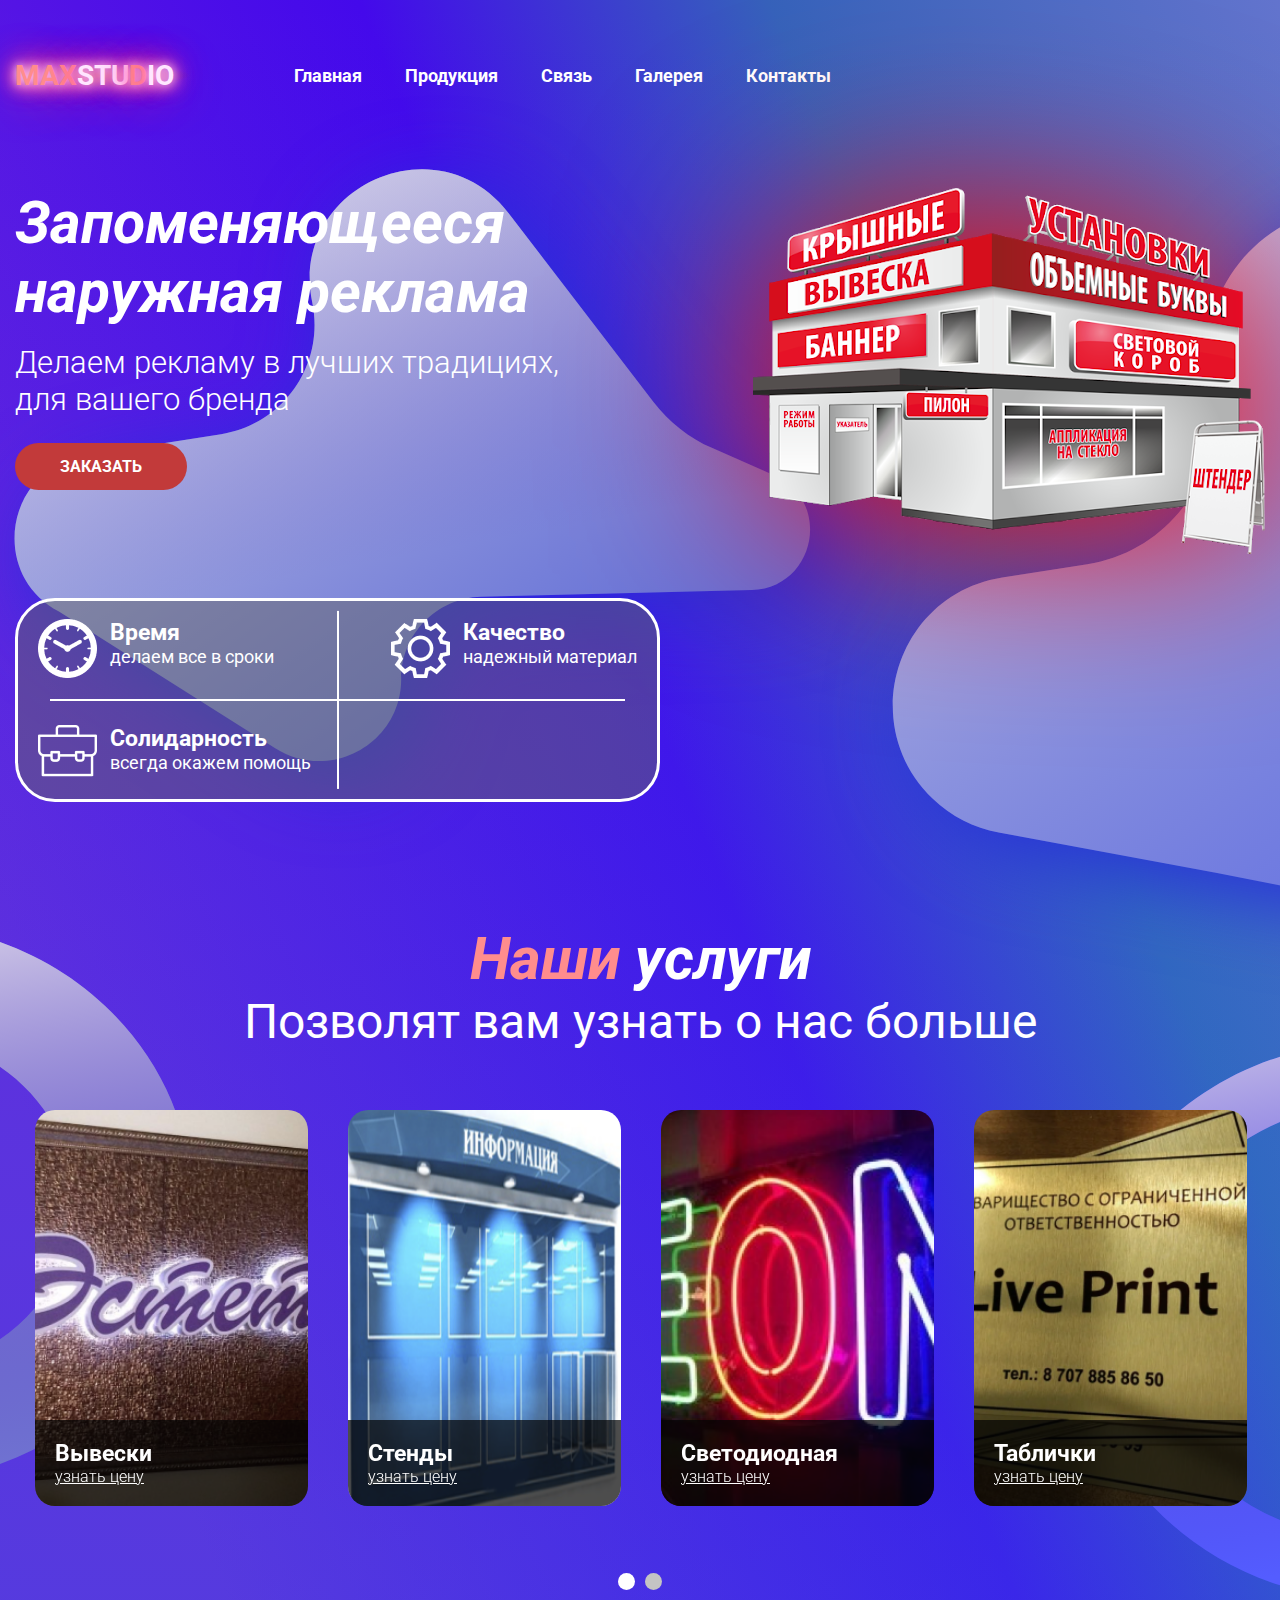
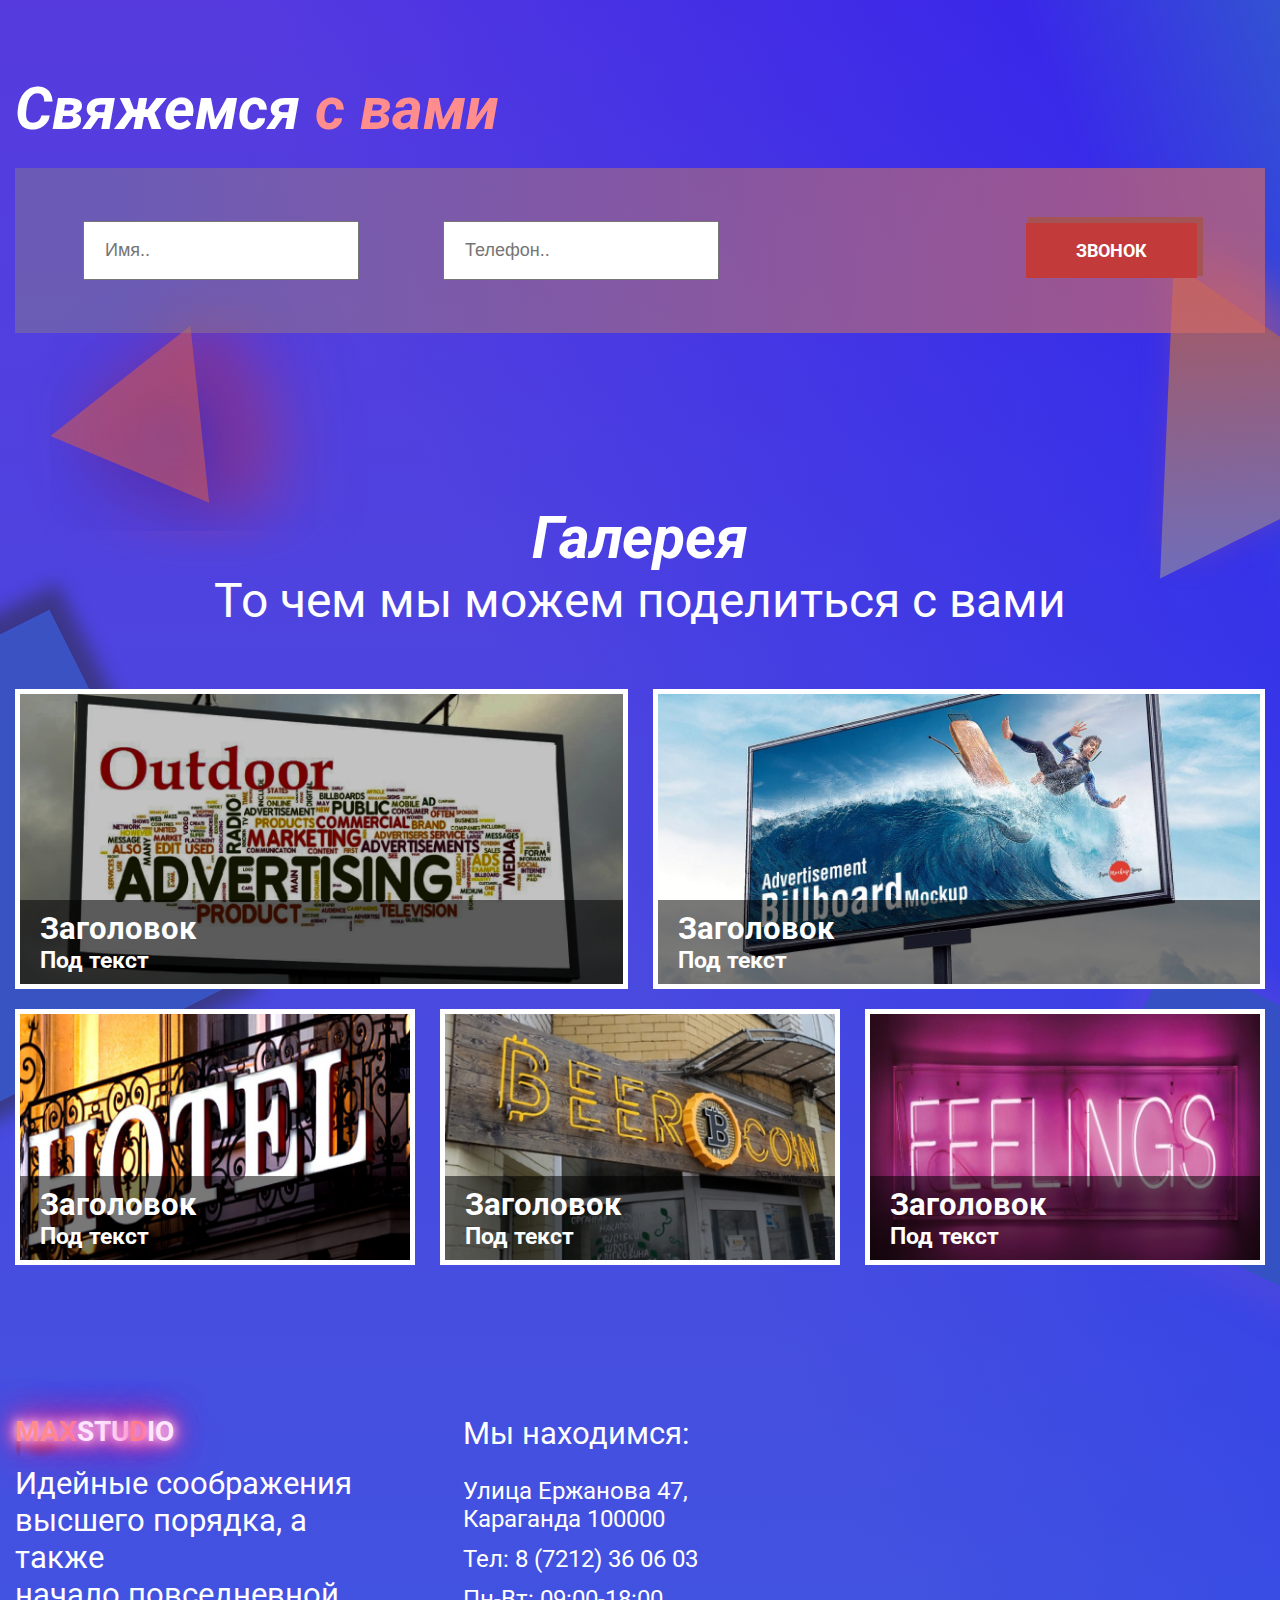
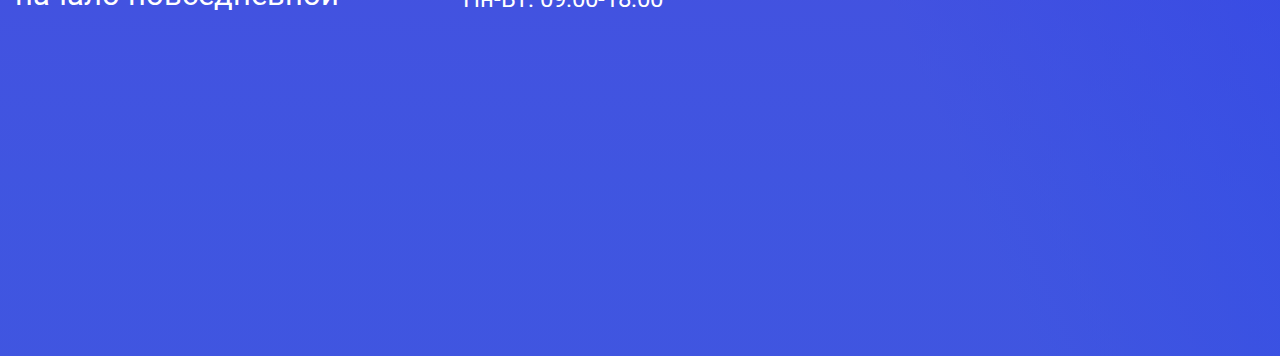
<file: MaxStudio/html.html>
<!DOCTYPE html>
<html lang="en">

<head>
    <meta charset="UTF-8">
    <meta name="viewport" content="width=device-width, initial-scale=1.0">
    <title>Maxstudio</title>
    <link href="https://fonts.googleapis.com/css2?family=Roboto:ital,wght@0,300;0,700;0,900;1,700;1,900&display=swap"
        rel="stylesheet">
    <link rel="stylesheet" href="css/main.css">
    <link rel="stylesheet" href="css/media.css">
    <link rel="stylesheet" href="css/slick.css">
</head>

<body>
    <div class="hamburger">
        <span></span>
        <span></span>
        <span></span>
    </div>
    <div class="hamburger-menu">
        <ul class="hamburger-link">
            <li><a href="#header" class="menu-link ">Главная</a></li>
            <li><a href="#services" class="menu-link">Продукция</a></li>
            <li><a href="#connection" class="menu-link">Связь</a></li>
            <li><a href="#gallery" class="menu-link">Галерея</a></li>
            <li><a href="#contact" class="menu-link">Контакты</a></li>
        </ul>
    </div>

    <div class="header" id="header">

        <div class="overflow-h">

            <div class="wave figures-index">
                <svg width="930" height="936" viewBox="0 0 930 936" fill="none" xmlns="http://www.w3.org/2000/svg">
                    <g filter="url(#filter0_d)">
                    <path d="M59 552.537C-11.8987 515.078 5.81368 408.907 85.0327 396.493L221.036 375.18C283.445 365.399 325.012 305.439 312.276 243.565V243.565C288.59 128.503 436.887 60.7019 508.413 153.891L653.467 342.877C668.907 362.993 689.164 378.896 712.369 389.12L778 418.037V418.037C832.631 446.762 813.362 529.348 751.66 530.93L481.122 537.866C436.638 539.006 401.171 575.395 401.171 619.893V619.893C401.171 684.53 329.908 723.789 275.272 689.252L59 552.537V552.537Z" fill="#5866DB"/>
                    <path d="M59 552.537C-11.8987 515.078 5.81368 408.907 85.0327 396.493L221.036 375.18C283.445 365.399 325.012 305.439 312.276 243.565V243.565C288.59 128.503 436.887 60.7019 508.413 153.891L653.467 342.877C668.907 362.993 689.164 378.896 712.369 389.12L778 418.037V418.037C832.631 446.762 813.362 529.348 751.66 530.93L481.122 537.866C436.638 539.006 401.171 575.395 401.171 619.893V619.893C401.171 684.53 329.908 723.789 275.272 689.252L59 552.537V552.537Z" fill="url(#paint0_linear)"/>
                    <path d="M59 552.537C-11.8987 515.078 5.81368 408.907 85.0327 396.493L221.036 375.18C283.445 365.399 325.012 305.439 312.276 243.565V243.565C288.59 128.503 436.887 60.7019 508.413 153.891L653.467 342.877C668.907 362.993 689.164 378.896 712.369 389.12L778 418.037V418.037C832.631 446.762 813.362 529.348 751.66 530.93L481.122 537.866C436.638 539.006 401.171 575.395 401.171 619.893V619.893C401.171 684.53 329.908 723.789 275.272 689.252L59 552.537V552.537Z" fill="url(#paint1_linear)"/>
                    </g>
                    <defs>
                    <filter id="filter0_d" x="-122.974" y="-48.0328" width="1052.81" height="983.28" filterUnits="userSpaceOnUse" color-interpolation-filters="sRGB">
                    <feFlood flood-opacity="0" result="BackgroundImageFix"/>
                    <feColorMatrix in="SourceAlpha" type="matrix" values="0 0 0 0 0 0 0 0 0 0 0 0 0 0 0 0 0 0 127 0"/>
                    <feOffset dx="19" dy="17"/>
                    <feGaussianBlur stdDeviation="39.5"/>
                    <feColorMatrix type="matrix" values="0 0 0 0 0.155833 0 0 0 0 0.1836 0 0 0 0 0.85 0 0 0 1 0"/>
                    <feBlend mode="normal" in2="BackgroundImageFix" result="effect1_dropShadow"/>
                    <feBlend mode="normal" in="SourceGraphic" in2="effect1_dropShadow" result="shape"/>
                    </filter>
                    <linearGradient id="paint0_linear" x1="317.671" y1="-73.6644" x2="420.671" y2="495.335" gradientUnits="userSpaceOnUse">
                    <stop stop-color="#D6CFE8"/>
                    <stop offset="1" stop-color="#3A0CBA" stop-opacity="0"/>
                    </linearGradient>
                    <linearGradient id="paint1_linear" x1="394.823" y1="-325.734" x2="993.501" y2="526.916" gradientUnits="userSpaceOnUse">
                    <stop stop-color="white"/>
                    <stop offset="1" stop-color="#B5B3C4" stop-opacity="0"/>
                    </linearGradient>
                    </defs>
                    </svg>
                               
            </div>
            <div class="wave-two figures-index">
                <svg width="546" height="985" viewBox="0 0 546 985" fill="none" xmlns="http://www.w3.org/2000/svg">
                    <g filter="url(#filter0_d)">
                    <path d="M198.768 699.677C121.475 625.597 162.482 495.051 268.252 478.476L353.325 465.144C437.898 451.89 494.227 370.635 476.967 286.787C448.111 146.605 613.331 49.5456 721.727 143.002L931.429 323.8C1002.34 384.934 1001.09 495.195 928.83 554.717L683.091 757.124C648.214 785.851 602.304 797.449 557.967 788.735L483 774L264.671 733.473C239.879 728.871 216.972 717.124 198.768 699.677Z" fill="#6C78E2"/>
                    <path d="M198.768 699.677C121.475 625.597 162.482 495.051 268.252 478.476L353.325 465.144C437.898 451.89 494.227 370.635 476.967 286.787C448.111 146.605 613.331 49.5456 721.727 143.002L931.429 323.8C1002.34 384.934 1001.09 495.195 928.83 554.717L683.091 757.124C648.214 785.851 602.304 797.449 557.967 788.735L483 774L264.671 733.473C239.879 728.871 216.972 717.124 198.768 699.677Z" fill="url(#paint0_linear)"/>
                    <path d="M198.768 699.677C121.475 625.597 162.482 495.051 268.252 478.476L353.325 465.144C437.898 451.89 494.227 370.635 476.967 286.787C448.111 146.605 613.331 49.5456 721.727 143.002L931.429 323.8C1002.34 384.934 1001.09 495.195 928.83 554.717L683.091 757.124C648.214 785.851 602.304 797.449 557.967 788.735L483 774L264.671 733.473C239.879 728.871 216.972 717.124 198.768 699.677Z" fill="url(#paint1_linear)"/>
                    </g>
                    <defs>
                    <filter id="filter0_d" x="0.603149" y="0.404175" width="1071.97" height="984.214" filterUnits="userSpaceOnUse" color-interpolation-filters="sRGB">
                    <feFlood flood-opacity="0" result="BackgroundImageFix"/>
                    <feColorMatrix in="SourceAlpha" type="matrix" values="0 0 0 0 0 0 0 0 0 0 0 0 0 0 0 0 0 0 127 0"/>
                    <feOffset dx="-13" dy="13"/>
                    <feGaussianBlur stdDeviation="9.5"/>
                    <feColorMatrix type="matrix" values="0 0 0 0 0.195727 0 0 0 0 0.138733 0 0 0 0 0.545833 0 0 0 0.65 0"/>
                    <feBlend mode="normal" in2="BackgroundImageFix" result="effect1_dropShadow"/>
                    <feBlend mode="normal" in="SourceGraphic" in2="effect1_dropShadow" result="shape"/>
                    </filter>
                    <linearGradient id="paint0_linear" x1="490.671" y1="9.91969" x2="593.671" y2="578.92" gradientUnits="userSpaceOnUse">
                    <stop stop-color="#D6CFE8"/>
                    <stop offset="1" stop-color="#3A0CBA" stop-opacity="0"/>
                    </linearGradient>
                    <linearGradient id="paint1_linear" x1="432.671" y1="1065.42" x2="747.671" y2="662.92" gradientUnits="userSpaceOnUse">
                    <stop stop-color="white"/>
                    <stop offset="1" stop-color="white" stop-opacity="0"/>
                    </linearGradient>
                    </defs>
                    </svg>
                    
            </div>
        </div>
        <div class="container">
            <div class="navbar flex-c">
                <div class="sign">
                    <div class="sign">
                        <span class="fast-flicker">MAX</span>STU<span class="flicker">D</span>IO
                    </div>
                </div>
                <ul class="menu flex" id="nav">
                    <li><a href="#header" class="menu-link">Главная</a></li>
                    <li><a href="#services" class="menu-link">Продукция</a></li>
                    <li><a href="#connection" class="menu-link">Связь</a></li>
                    <li><a href="#gallery" class="menu-link">Галерея</a></li>
                    <li><a href="#contact" class="menu-link">Контакты</a></li>
                </ul>
                <!-- <div class="call-us flex-c">
                    <div>img  
                        
                        </div>
                        <div>
                            <a href="">Позвони нам</a><a href="">7-705-834-512</a>
            
                            </div>
                </div> -->

            </div>
            <div class="header-content jc-sb">
                <div class="header-title">
                    <h1>Запоменяющееся<br> наружная реклама</h1>
                    <h3>Делаем рекламу в лучших традициях,<br>
                        для вашего бренда</h3>
                    <div class="btn">
                        ЗАКАЗАТЬ
                    </div>
                </div>
                <div class="header-img">
                    <img src="./images/header-img (1).png" alt="">
                </div>
            </div>
            <div class="header-advantages jc-sb">
                <div class="header-box flex">
                    <div><img src="images/time.png" alt=""></div>
                    <div>
                        <h4>Время</h4>
                        <p>делаем все в сроки</p>
                    </div>
                </div>
                <div class="header-box flex">
                    <div><img src="images/cah.png" alt=""></div>
                    <div>
                        <h4>Качество</h4>
                        <p>надежный материал</p>
                    </div>
                </div>
                <div class="header-box flex">
                    <div><img src="images/port.png" alt=""></div>
                    <div>
                        <h4>Солидарность</h4>
                        <p>всегда окажем помощь</p>
                    </div>
                </div>
            </div>
        </div>
    </div>
    <section class="services" id="services">
        <div class="circle figures-index">
            <svg width="192" height="558" viewBox="0 0 192 558" fill="none" xmlns="http://www.w3.org/2000/svg">
                <path
                    d="M192 279C192 433.087 58.8047 558 -105.5 558C-269.805 558 -403 433.087 -403 279C-403 124.913 -269.805 0 -105.5 0C58.8047 0 192 124.913 192 279ZM-285.095 279C-285.095 372.02 -204.687 447.427 -105.5 447.427C-6.31256 447.427 74.0948 372.02 74.0948 279C74.0948 185.98 -6.31256 110.573 -105.5 110.573C-204.687 110.573 -285.095 185.98 -285.095 279Z"
                    fill="#7277D2" />
                <path
                    d="M192 279C192 433.087 58.8047 558 -105.5 558C-269.805 558 -403 433.087 -403 279C-403 124.913 -269.805 0 -105.5 0C58.8047 0 192 124.913 192 279ZM-285.095 279C-285.095 372.02 -204.687 447.427 -105.5 447.427C-6.31256 447.427 74.0948 372.02 74.0948 279C74.0948 185.98 -6.31256 110.573 -105.5 110.573C-204.687 110.573 -285.095 185.98 -285.095 279Z"
                    fill="url(#paint0_linear)" />
                <defs>
                    <linearGradient id="paint0_linear" x1="-105.5" y1="0" x2="-105.5" y2="558"
                        gradientUnits="userSpaceOnUse">
                        <stop stop-color="white" />
                        <stop offset="1" stop-color="white" stop-opacity="0" />
                    </linearGradient>
                </defs>
            </svg>
        </div>
        <div class="circle-two figures-index">
            <svg width="202" height="558" viewBox="0 0 202 558" fill="none" xmlns="http://www.w3.org/2000/svg">
                <path
                    d="M595 279C595 433.087 461.805 558 297.5 558C133.195 558 0 433.087 0 279C0 124.913 133.195 0 297.5 0C461.805 0 595 124.913 595 279ZM64.8318 279C64.8318 399.508 169.001 497.2 297.5 497.2C425.999 497.2 530.168 399.508 530.168 279C530.168 158.492 425.999 60.8002 297.5 60.8002C169.001 60.8002 64.8318 158.492 64.8318 279Z"
                    fill="#545DFF" />
                <path
                    d="M595 279C595 433.087 461.805 558 297.5 558C133.195 558 0 433.087 0 279C0 124.913 133.195 0 297.5 0C461.805 0 595 124.913 595 279ZM64.8318 279C64.8318 399.508 169.001 497.2 297.5 497.2C425.999 497.2 530.168 399.508 530.168 279C530.168 158.492 425.999 60.8002 297.5 60.8002C169.001 60.8002 64.8318 158.492 64.8318 279Z"
                    fill="url(#paint0_linear)" />
                <defs>
                    <linearGradient id="paint0_linear" x1="297.5" y1="0" x2="297.5" y2="558"
                        gradientUnits="userSpaceOnUse">
                        <stop stop-color="white" />
                        <stop offset="1" stop-color="white" stop-opacity="0" />
                    </linearGradient>
                </defs>
            </svg>

        </div>
        <h1><span>Наши</span> услуги</h1>
        <h2>Позволят вам узнать о нас больше</h2>
        <div class="overflow-h">
            <div class="container">
                <div class="serv-slide">
                    <div class="slide-box1 slide-box">
                        <div class="slide-box-title">
                            <h4>Вывески</h4>
                            <a href="">узнать цену</a>
                        </div>
                    </div>
                    <div class="slide-box2 slide-box">
                        <div class="slide-box-title">
                            <h4>Стенды</h4>
                            <a href="">узнать цену</a>
                        </div>
                    </div>
                    <div class="slide-box3 slide-box">
                        <div class="slide-box-title">
                            <h4>Светодиодная</h4>
                            <a href="">узнать цену</a>
                        </div>
                    </div>
                    <div class="slide-box4 slide-box">
                        <div class="slide-box-title">
                            <h4>Таблички</h4>
                            <a href="">узнать цену</a>
                        </div>
                    </div>
                    <div class="slide-box1 slide-box">
                        <div class="slide-box-title">
                            <h4>Стенды</h4>
                            <a href="">узнать цену</a>
                        </div>
                    </div>
                    <div class="slide-box2 slide-box">
                        <div class="slide-box-title">
                            <h4>Светодиодная</h4>
                            <a href="">узнать цену</a>
                        </div>
                    </div>
                    <div class="slide-box3 slide-box">
                        <div class="slide-box-title">
                            <h4>Светодиодная</h4>
                            <a href="">узнать цену</a>
                        </div>
                    </div>
                    <div class="slide-box4 slide-box">
                        <div class="slide-box-title">
                            <h4>Таблички</h4>
                            <a href="">узнать цену</a>
                        </div>
                    </div>
                </div>
    
            </div>
        </div>
        </div>
    </section>
    <section class="connection" id="connection">
        <div class="triangle-two figures-index">
            <img src="./images/trg.png" alt="">
                
        </div>
        <div class="triangle figures-index">
            <svg width="278" height="259" viewBox="0 0 278 259" fill="none" xmlns="http://www.w3.org/2000/svg">
                <g filter="url(#filter0_d)">
                <path d="M140.413 53.6333L159.159 230.793L0.473321 163.878L140.413 53.6333Z" fill="#CC5858" fill-opacity="0.59"/>
                </g>
                <defs>
                <filter id="filter0_d" x="0.473267" y="0.175884" width="277.282" height="258.617" filterUnits="userSpaceOnUse" color-interpolation-filters="sRGB">
                <feFlood flood-opacity="0" result="BackgroundImageFix"/>
                <feColorMatrix in="SourceAlpha" type="matrix" values="0 0 0 0 0 0 0 0 0 0 0 0 0 0 0 0 0 0 127 0"/>
                <feOffset dx="34" dy="4"/>
                <feGaussianBlur stdDeviation="12"/>
                <feColorMatrix type="matrix" values="0 0 0 0 0.979167 0 0 0 0 0.150955 0 0 0 0 0.150955 0 0 0 0.25 0"/>
                <feBlend mode="normal" in2="BackgroundImageFix" result="effect1_dropShadow"/>
                <feBlend mode="normal" in="SourceGraphic" in2="effect1_dropShadow" result="shape"/>
                </filter>
                </defs>
                </svg>                
        </div>

        <div class="container">
            <h1>Свяжемся <span>с вами</span></h1>
            <div class="conect-box jc-sb">
                <div class="input">
                    <input type="text" placeholder="Имя..">
                    <input type="text" placeholder="Телефон..">
                </div>
                <a href="" class="conect-btn">
                    ЗВОНОК
                </a>
            </div>
        </div>
    </section>
    <section class="gallery" id="gallery">
        <div class="square figures-index">
        </div>
        <div class="square-two figures-index">
        </div>
        <h1>Галерея</h1>
        <h2>То чем мы можем поделиться с вами</h2>
        <div class="container">
            <div class="gallery-content jc-sb">
                <div class="gallery-box">
                    <div class="gallery-box-title">
                        <h3>Заголовок</h3>
                        <h4>Под текст</h4>
                    </div>
                </div>
                <div class="gallery-box">
                    <div class="gallery-box-title">
                        <h3>Заголовок</h3>
                        <h4>Под текст</h4>
                    </div>
                </div>
                <div class="gallery-box">
                    <div class="gallery-box-title">
                        <h3>Заголовок</h3>
                        <h4>Под текст</h4>
                    </div>
                </div>
                <div class="gallery-box">
                    <div class="gallery-box-title">
                        <h3>Заголовок</h3>
                        <h4>Под текст</h4>
                    </div>
                </div>
                <div class="gallery-box">
                    <div class="gallery-box-title">
                        <h3>Заголовок</h3>
                        <h4>Под текст</h4>
                    </div>
                </div>
            </div>
        </div>
        <footer id="contact">
            <div class="footer-content flex container">
                <div class="logo">
                    <div class="sign">
                        <div class="sign">
                            <span class="fast-flicker">MAX</span>STU<span class="flicker">D</span>IO
                        </div>
                    </div>
                    <h3>Идейные соображения<br> высшего порядка, а также<br> начало повседневной </h3>
                </div>
                <!-- <ul><h3>Информация</h3>
                    <li><a href="">Подпункт</a></li>
                    <li><a href="">Подпункт</a></li>
                    <li><a href="">Подпункт</a></li>
                    <li><a href="">Подпункт</a></li>
                </ul> -->
                <ul class="flex"><div>
                    <h3>Мы находимся:</h3>
                    <li><p>Улица Ержанова 47, Караганда 100000</p></li>
                    <li><p>Тел: 8 (7212) 36 06 03</p></li>
                    <li><p>Пн-Вт: 09:00-18:00</p></li>
                </div>
                    <iframe class="map" src="https://www.google.com/maps/embed?pb=!1m18!1m12!1m3!1d2575.629590969478!2d73.07777001559985!3d49.793030242396256!2m3!1f0!2f0!3f0!3m2!1i1024!2i768!4f13.1!3m3!1m2!1s0x42434734a121c2db%3A0x86f479402b7741e3!2z0YPQuy4g0JXRgNC20LDQvdC-0LLQsCA0Nywg0JrQsNGA0LDQs9Cw0L3QtNCwIDEwMDAwMA!5e0!3m2!1sru!2skz!4v1599542075720!5m2!1sru!2skz" width="600" height="450" frameborder="0" style="border:0;" allowfullscreen="" aria-hidden="false" tabindex="0"></iframe>
                </ul>
                <div>

                </div>
            </div>
    </section>

    </footer>
    <script src="https://ajax.googleapis.com/ajax/libs/jquery/3.4.1/jquery.min.js"></script>
    <script src="./js/slick.min.js"></script>
    <script src="./js/js.js"></script>


</body>

</html>
</file>
<file: Alcohelp/css/style.css>
* {
    padding: 0;
    margin: 0;
    box-sizing: border-box;
    text-decoration: none;
    list-style: none;
    font-family: 'Roboto', sans-serif;
}
h1 {
    font-size: 64px;
}
h2 {
    font-weight: 400;
    font-size: 48px;
}
h3 {
    font-weight: 400;
    font-size: 36px;
}
a {
    color:#4b67ae;
    font-size: 36px;
}
header {
    position: relative;
    height: 100vh;
}
header,section {
    overflow: hidden;
}
.container {
    max-width: 1404px;
    margin:  0 auto;
}
.header-svg {
    z-index: -1;
    width: 53%;
    height: 100%;
    position: absolute;
}
.header-svg img {
    width: 100%;
    height: 100%;
}
.header-title span {
    color: #4b67ae; 
}
.jc-sb {
    flex-flow:wrap;
    display: flex;
    justify-content: space-between;
    align-items: center;
}
.flex {
    flex-flow:wrap;
    display: flex;
    align-items: center;
}
.header-title {
    padding-top: 250px;
    text-align: center;
    color: white;
    mix-blend-mode: screen; 
}
.header-img {
    position: absolute;
    width: 100%;
}
.header-question {
    width: 95%;
    margin: 0 auto;
    margin-top: 109px;
}
.header-question_box {
    position: relative;
    width: 42%;
    color:white;
}
.header-question_img {
    width: 100%;
    height: 100%;
    position: absolute;
}
.header-question_img img {
    position: absolute;
    margin: auto;
    left: 0;
    right: 0;
    top: 0;
    bottom: 0;
}
.header-question_box:nth-child(1) img {
    left: -107px;
}
.header-question_box:nth-child(2) img {
    left: 113px;
}
.header-question_box:nth-child(2) {
    text-align: right;
    color:#4b67ae
}
.default-title  {
    color: #4b67ae
}
.start {
    position: relative;
    padding-top: 93px;
}
.start:before {
    z-index: -1;
    right: 0;
    top: 0;
    content:'';
    position: absolute;
    width: 50%;
    height: 100%;
    background: #4B67AE;
}
.start-wrapper {
    margin-top: 98px;
}
.start-content:nth-child(2) {
    color:white;
}
.start-content:nth-child(2) .number
 {
    color: #FFFFFF;
}
.start-box {
    margin-bottom: 84px;
    position: relative;
    }
.start-box .number {
    font-weight: 900;
    opacity: 0.4;
    position: absolute;
    font-size: 144px;
    top: 0px;
    color:#335DB0;
    transform: translateY(-50%);
} 
.start-content  {
    color: #4b67ae;
    width: 44%;
}
.statistics {
    color: #4b67ae;
    padding-top: 85px;
}
.statistics .default-title {
    text-align: center;
}
.grid {
    display: grid;
    grid: auto / repeat(auto-fit,minmax(24%,1fr));
}
.stat-content{
    margin-top: 32px;
}
.stat-box {
    color: #4b67ae;
    border:4px solid #4b67ae;
    padding: 25px 50px;
}
.stat-img {

    margin-right: 50px;
}
.grid .stat-box:nth-child(1),
.grid .stat-box:nth-child(2),
.grid .stat-box:nth-child(7),
.grid .stat-box:nth-child(8) {
    grid-column: span 2;
}
.center {
    text-align: center;
}
.stat-title .center h3 {
    margin-top: 18px;
}
.stat-content .grid {
    padding-bottom: 119px;
}
/* tabs */
.tabs{
    margin-top: 16px;
    display: flex;
}

.tabs h2 {
    cursor: pointer;
    opacity: 0.53;
    transition: 500ms;
}
h2.active {
    opacity: 1 !important;
    text-decoration: underline;
}
.tabs h2:nth-child(1) {
    margin-right: 36px;
}
.tablinks.active {
  z-index: 0;
}
.tablinks:hover {
    opacity: 1;
}
.wrapper_tabcontent {
    margin-top: 31px;
}
.tabcontent:before {
    top: 0;
    width: 4px;
    height: 100%;
    content:'';
    position: absolute;
    background: #4b67ae;
    left: 50%;
}
.tabcontent .jc-sb {
    height: 100%;
}

.tabcontent {
    height: 489px;

    position: relative;
    padding-top: 82px;
    padding-left: 23px;
    padding-bottom: 61px;
  background: rgba(76, 115, 189, 0.31);;
  border: 4px solid #4b67ae;
  display: none;
}

.tabcontent.active {
    transition: all 1s ease;
    display: flex;
    animation: fadeEffect 2s ease;
  
  }
  @keyframes fadeEffect {
    from {
      opacity: 0;
    }
    to {
      opacity: 1;
     transform: unset;
    }
  }
.bar-graph_prec {
    width: 100%;
    height: 100%;
    position: absolute;
}
.bar-graph_prec p {
    margin-bottom: 32px;
    font-size: 26px;
    color:white;
    position: relative;
}
.bar-graph_prec p:before {
    position: absolute;
    content:'';
    right: 0;
    width: 90%;
    height: 2px;
    background: white;
    top: 50%;
}
.bar-graph-content {
    width: 49%;
    position: relative;
    height: 338px;
    display: flex;
    align-items: flex-end;
}
.bar-graph-box {
    position: relative;
    height: 100%;
    text-align: center;
    font-size: 26px;
    margin-right: 53px;
}
.rectangle {
    margin-bottom: 13px;
    display: flex;
    height: 100%;
    align-items: flex-end;
}
.bar-graph-content .bar-graph-box:nth-child(2) {
    margin-left: 114px;

}
.rectangle-m {
    background: #4B67AE;
    height: 80%;
    width: 43px;
}

.rectangle-w {
    background: #8FA2D0;
    height: 60%;
    width: 43px;
}
.circle-graph {
    height: 100%;
    position: absolute;
    width: 95%;
    display: flex;
    justify-content: center;
    align-items: center;
}
.circle-graph-content {
    padding: 0px 90px 0px 20px;
    height: 100%;
    width: 51%;
    position: relative;
}

.circle-graph_text.jc-sb {
    padding-right: 36px;
    align-items: unset;    
}
.circle-graph_title p {
    position: relative;
    font-size: 24px;
    border-bottom: 4px solid #4b67ae;
}
.circle-graph_title:nth-child(1) p:before {
    right: -22px;
    content: '';
    position: absolute;
    height: 84px;
    width: 4px;
    background: #4b67ae;
    top: 25px;
    transform: rotate(-30deg);
}
.circle-graph_title:nth-child(2) p:nth-child(1) {
    margin-top: 50px;
}
.circle-graph_title:nth-child(2) p:nth-child(1):before {
    left: -16px;
    content: '';
    position: absolute;
    height: 60px;
    width: 4px;
    background: #4b67ae;
    top: 26px;
    transform: rotate(30deg);
} 
.circle-graph_title:nth-child(2) p:nth-child(2) {
    margin-top: 150px;
}
.circle-graph_title:nth-child(2) p:nth-child(2):before {
    left: -19px;
    content: '';
    position: absolute;
    height: 60px;
    width: 4px;
    background: #4b67ae;
    top: -23px;
    transform: rotate(144deg);
}
.diseases {
    padding-top: 184px;
    padding-bottom: 152px;
}
.diseases-content {
    overflow-x: scroll;
    margin-top: 70px;
}
.diseases-content::-webkit-scrollbar {
    height: 16px;
    background: #DBDBDB;
    border-radius: 36px;
}
::-webkit-scrollbar-thumb {
    background: #4B67AE;
    border-radius: 36px;
    height: 2px;
}
.diseases-content .flex {
    align-items: unset;
    padding-left: 37px;
    width: 170%;
}
.diseases-content li {
    position: relative;
    width: 408px;
    margin-right: 95px;
    margin-bottom: 35px;
}
.diseases-content li:before {
    content: '';
    position: absolute;
    width: 15px;
    height: 15px;
    background: #4b67ae;
    border-radius: 50%;
    top: 12%;
    left: -7%;
}

.faq {
    padding: 49px 0px 59px 0px ;
    background: #EEEEEE;
}
.faq .default-title {
    text-align: center;
}
.faq-content {
    margin-top: 58px;
}
.accordion-title{
    cursor:pointer;
    padding:10px;
    color:#4B67AE;
    position: relative;
    padding: 31px 70px;

}
.accordion-content {
    transition: 300ms;
}
.accordionItem.open .accordion-content {
    margin-top: 30px;
    
}
.close .accordion-content{
    transform-origin: 100% 0;
    height: 0;
    opacity: 0;
    visibility: hidden;
}
.accordionItem {
    border-radius: 54px;
    transition: 500ms;
    background: white;
    margin-bottom: 27px;
}
.accordion-title svg {
    position: absolute;
    right: 63px;
    top: 41px;
    transition: 300ms;
}
.accordionItem.open svg {
transform: rotate(90deg);
}
.contact {
    padding-top: 70px;
    padding-bottom: 39px;
    color: #4b67ae;
}
.contact-items {
    margin-bottom: 38px;
}
.contact-items a {
    font-weight: 100;
}
.contact-content {
    margin-top: 48px;
}
.contact-form input,
.contact-form textarea {
    outline: none;
    font-size: 26px;
    color: #4b67ae;
    font-weight: 300;
    padding: 20px 34px;
    border: unset;
    background: rgba(196, 196, 196, 0.33);
    border-radius:23px;
}
.contact-form input {
    width: 47%;
}
.contact-form textarea {
    resize: none;
    margin-top: 46px;
}
::placeholder {
    font-size: 26px;
    color: #4b67ae;
    font-weight: 300;
}
.contact-info {
    width: 40%;
}
.contact-form {
    width: 47%;
}
.contact-content.jc-sb
 {
     align-items: unset;
 }
 .btn {
     padding: 18px 76px;
     background: #4b67ae;
     border-radius: 115px;
     margin: 55px auto 0px auto;
     width: fit-content;
 }
 .btn a {
    font-size: 28px;
    font-weight: 700;
     color:white;
 }
 .contact-soical a {
     display: flex;
     justify-content: center;
     align-items: center;
     width: 64px;
     height: 64px;
     border:3px solid #4b67ae;
     border-radius: 15px;
     margin-right: 24px;
     transition: 500ms;
 }
 .contact-soical svg {
     transition: 500ms;;
 }
 .contact-soical a:hover svg {
     fill:white;
 }
 .contact-soical a:hover {
     background: #4b67ae;
 }
 footer {
     background: #4b67ae;
     padding: 18px 0px;
     text-align: center;
     color:white;
     font-size: 26px;
 }
</file>
<file: Alcohelp/css/media.css>
@media screen and (min-height: 950px) {
    .header-title {
        padding-top: 296px;
    }
    .header-question {
        margin-top: 129px;
    }
}


@media screen and (max-width: 1500px) {
    .container {
        padding: 0px 20px;
    }
}
@media screen and (max-width: 1058px) {
    .tabcontent:before {
        display: none;
    }
}
@media screen and (max-height: 670px) {
    header {
        height: auto;
        padding-bottom: 90px;
    }
}
@media screen and (max-width: 500px) {
    h1 {
        font-size: 30px;
    }
    h2 {
        font-size: 22px;
    }
    .container {
        padding: unset;
    }
    .header-img img {
        margin-top: 41px;
        width: 97px;
        height: 97px;
    }
    .header-question_box {
        width: 49%;
    }
    h3 {
        font-size: 17px;
    }
    .header-question_img img {
        height: 151px;
    }
    .header-question_box:nth-child(1) img {
        left: -83px;
    }
    .stat-box {
        border: 2px solid #4b67ae;
        padding: 18px 6px;
    }
    .stat-img img {
        height: 50px;
    }
    .stat-img {
        margin-right: unset;
    }
    .stat-box.flex {
        text-align: center;
        flex-direction: column;
        justify-content: center;
    }
    .bar-graph-box {
        margin-right: 30px;
    }
    .bar-graph-content {
        width: 100%;
    }
    .rectangle-m {
        width: 30px;
    }
    .rectangle-w {
        width: 27px;
    }
    .bar-graph-content .bar-graph-box:nth-child(2) {
        margin-left: 89px;
    }
    .bar-graph_prec p:before {
        width: 81%;
    }
    .bar-graph-box {
        font-size: 18px;
    }
    .tabcontent {
        height: 978px;
    }
    .circle-graph-content {
        padding: unset;
        width: 100%;
        height: 67%;
        margin-top: 72px;
    }
    .circle-graph_text.jc-sb {
        justify-content: unset;
        flex-direction: column;
    }
    .circle-graph_title:nth-child(2) p:nth-child(1), .circle-graph_title:nth-child(2) p:nth-child(2) {
        margin-top: unset;
    }
    .circle-graph_title p:before {
        display: none;
    }
    .circle-graph_title p {
        color: white;
        width: fit-content;
        border-radius: 4px;
        margin: 5px;
        padding: 5px;
        background: #AEA9DF;
        border-bottom: unset;
        width: 100%;
    }
    .circle-graph_title:nth-child(2) p:nth-child(1) {
        width: 40%;
        background: #D4CFFF;
    }
    .circle-graph_title:nth-child(2) p:nth-child(2) {
        width: 60%;
        background: #C7C1FF;
    }
    .accordion-title {
        padding: 20px 33px;
    }
    .diseases-content li {
        width: 123px;
        margin-right: 81px;
        margin-bottom: 25px;
    }
    a {
        font-size: 18px;
    }
    .diseases-content li:before {
        width: 10px;
        height: 9px;
        left: -17%;
    }
    .diseases {
        padding-top: 91px;
    }
    .accordion-title svg {
        width: 17px;
        right: 33px;
        top: 23px;
    }
    .btn a {
        font-size: 16px;
    }
    .contact-form,
    .contact-info {
        width: 100%;
    }
    .contact-content {
        margin-top: 26px;
    }
    .contact-info{
        margin-bottom: 26px;
    }
    .contact-items a {
        font-size: 23px;
    }
    ::placeholder {
        font-size: 16px;
    }
    .contact-form input, .contact-form textarea {
        padding: 6px 20px;
    }
    .contact-form textarea {
        margin-top: 26px;
    }
    .contact-soical svg{
        width: 30px;
        height: 30px;
    }
    .contact-soical a {
        width: 50px;
        height: 50px;
    }
    .start .default-title {
        mix-blend-mode: screen;
    }   
    .circle-graph img {
        margin-top: 45px;
    }
}
</file>
<file: AlishCash/css/style.css>
* {
    margin: 0;
    padding: 0;
    text-decoration: none;
    list-style: none;
    -webkit-box-sizing: border-box;
    box-sizing: border-box;
    font-family: RalewayRegular;
}
@font-face {
    font-family: "RalewayRegular"; 
    src: url("../fonts/Sansation_Light.ttf") format("truetype"); 
    font-style: normal; 
    font-weight: normal; 
    } 

h1 {
    font-size: 51px;
    margin-bottom: 5px;
}
h2 {
    margin-bottom: 15px;
    font-size: 29px;
}
.bgblur {
    position: absolute;
    width: 100%;
    height: 100%;
    background: bottom / contain no-repeat url(../images/figure.png);
    filter: blur(2px);
    transition: 500ms;
}
header {
    overflow: hidden;
    position: relative;
    height: 100vh;
    /* background: bottom / auto no-repeat url(../images/figure.png); */
}
.site-link {
    padding: 44px;
    text-align: center;
    background: #3C3838;
}
.site-link a {
    position: relative;
    letter-spacing: 0.205em;
    color:white;
    font-size: 109px;
    font-family: 'Saira Stencil One', cursive;
}
.container {
    height: 100%;
    padding: 11% 7%;
}
img {    filter: blur(3px);
    transition: 800ms;
    position: absolute;
}

.site-link:hover ~ .img-paral:nth-child(4) img {
    filter: unset;
       animation: unset;
       transform: rotate(27deg) scale(1.5);
       margin-top: unset;
       margin-left: 50%;
    
}
.site-link:hover ~ .img-paral:nth-child(5) img {
    filter: unset;
    animation: unset;
       transform: rotate(-23deg) scale(1.5);
       margin-left: 35%;
    margin-top: 0%;
    }
.site-link:hover ~ .img-paral {
    z-index: -1000 ;
}
@keyframes move {
	0% {
		transform: rotate(-25deg)
	}
	100% {
		transform: rotate(25deg)
	}
}
.img-paral:nth-child(4) img {
    animation: 4s move infinite alternate linear;
    margin-top: -11%;
    margin-left: -5%;
}


.img-paral:nth-child(5) img {
    margin-left: 78%;
    margin-top: -29%;
    animation: 4s move infinite alternate-reverse linear;

}
.layer {
    position: relative !important;
}


.glitch {
    color: white;
    font-size: 100px;
    position: relative;
    width: 400px;
    margin: 0 auto;
  }
  
  @keyframes noise-anim {
    0% {
      clip: rect(28px, 9999px, 59px, 0);
    }
    5% {
      clip: rect(32px, 9999px, 79px, 0);
    }
    10% {
      clip: rect(71px, 9999px, 60px, 0);
    }
    15% {
      clip: rect(73px, 9999px, 69px, 0);
    }
    20% {
      clip: rect(53px, 9999px, 67px, 0);
    }
    25% {
      clip: rect(89px, 9999px, 65px, 0);
    }
    30% {
      clip: rect(71px, 9999px, 86px, 0);
    }
    35% {
      clip: rect(99px, 9999px, 84px, 0);
    }
    40% {
      clip: rect(61px, 9999px, 58px, 0);
    }
    45% {
      clip: rect(58px, 9999px, 84px, 0);
    }
    50% {
      clip: rect(74px, 9999px, 2px, 0);
    }
    55% {
      clip: rect(72px, 9999px, 64px, 0);
    }
    60% {
      clip: rect(47px, 9999px, 98px, 0);
    }
    65% {
      clip: rect(54px, 9999px, 13px, 0);
    }
    70% {
      clip: rect(9px, 9999px, 92px, 0);
    }
    75% {
      clip: rect(39px, 9999px, 93px, 0);
    }
    80% {
      clip: rect(66px, 9999px, 47px, 0);
    }
    85% {
      clip: rect(7px, 9999px, 93px, 0);
    }
    90% {
      clip: rect(64px, 9999px, 19px, 0);
    }
    95% {
      clip: rect(77px, 9999px, 46px, 0);
    }
    100% {
      clip: rect(23px, 9999px, 80px, 0);
    }
  }

  
  @keyframes noise-anim-2 {
    0% {
      clip: rect(80px, 9999px, 85px, 0);
    }
    5% {
      clip: rect(69px, 9999px, 96px, 0);
    }
    10% {
      clip: rect(16px, 9999px, 75px, 0);
    }
    15% {
      clip: rect(18px, 9999px, 94px, 0);
    }
    20% {
      clip: rect(6px, 9999px, 44px, 0);
    }
    25% {
      clip: rect(85px, 9999px, 97px, 0);
    }
    30% {
      clip: rect(13px, 9999px, 11px, 0);
    }
    35% {
      clip: rect(5px, 9999px, 47px, 0);
    }
    40% {
      clip: rect(44px, 9999px, 95px, 0);
    }
    45% {
      clip: rect(52px, 9999px, 50px, 0);
    }
    50% {
      clip: rect(81px, 9999px, 60px, 0);
    }
    55% {
      clip: rect(8px, 9999px, 56px, 0);
    }
    60% {
      clip: rect(92px, 9999px, 35px, 0);
    }
    65% {
      clip: rect(78px, 9999px, 46px, 0);
    }
    70% {
      clip: rect(32px, 9999px, 8px, 0);
    }
    75% {
      clip: rect(95px, 9999px, 96px, 0);
    }
    80% {
      clip: rect(17px, 9999px, 55px, 0);
    }
    85% {
      clip: rect(36px, 9999px, 60px, 0);
    }
    90% {
      clip: rect(99px, 9999px, 98px, 0);
    }
    95% {
      clip: rect(85px, 9999px, 23px, 0);
    }
    100% {
      clip: rect(22px, 9999px, 36px, 0);
    }
  }
  .site-link a:before {
    content: attr(data-text);
    position: absolute;
    left: -2px;
    text-shadow: 1px 0 blue;
    top: 0;
    color: white;
    background: #3c3838;
    overflow: hidden;
    clip: rect(0, 900px, 0, 0);
  }
  .site-link a:hover:before {
    animation: noise-anim-2 3s infinite linear alternate-reverse;

  }
  .site-link a:after {
    content: attr(data-text);
    position: absolute;
    left: 2px;
    text-shadow: -1px 0 red;
    top: 0;
    color: white;
    background: #3c3838;
    overflow: hidden;
    clip: rect(0, 900px, 0, 0);
  }
  .site-link a:hover:after {
    animation: noise-anim 2s infinite linear alternate-reverse;

  }
</file>
<file: AlishCash/css/media.css>
@media screen and (min-height: 950px) {
    .site-link:hover ~ .img-paral:nth-child(4) img {
        transform: rotate(
    27deg
    ) scale(1.7);
        margin-top: 7%;
    }
    .site-link:hover ~ .img-paral:nth-child(5) img {
        transform: rotate(
    -23deg
    ) scale(1.7);
    margin-top: 7%;
    }
}
@media screen and (max-width: 1366px) {
.site-link a {
    font-size: 89px;
}
.site-link {
    padding: 36px;
}
.site-link:hover ~ .img-paral:nth-child(5) img {
    transform: rotate(-23deg) scale(1.3);
    margin-top: -2%;
}
.site-link:hover ~ .img-paral:nth-child(4) img {
    transform: rotate(27deg) scale(1.3);
    margin-top: -2%;
}
}

@media screen and (max-width: 500px) {
    .site-link a {
        font-size: 35px;
    }
    .site-link {
        padding: 14px 0px;
    }
}
</file>
<file: Altravel/css/style.css>
* {
    font-family: -apple-system, BlinkMacSystemFont, 'Segoe UI', Roboto, Oxygen, Ubuntu, Cantarell, 'Open Sans', 'Helvetica Neue', sans-serif;
    margin: 0;
    padding: 0;
    box-sizing: border-box;
    list-style: none;
    text-decoration: none;
}
h1 {
    font-size: 73px;
}
h2 {
    font-size: 64px;
}
h3 {
    font-size: 56px;
}
p {
    font-size: 35px;
}
.container {
    padding: 0px 15px;
    max-width: 1440px;
    margin: 0 auto;
}
.jc-sb {
    flex-flow: wrap;
    display: flex;
    justify-content: space-between;
    align-items: center;
}
.flex {
    display: flex;
}
.flex-c {
    display: flex;
    align-items: center;
}
.navbar {
    padding-top: 34px;
}
.menu ul {
    display: flex;
} 
.menu a {
    margin-right: 46px;
    color: white;
    font-size: 28px;
}
.social img {
    margin-right: 28px;
}
.logo-box {
    letter-spacing: 0.255em;
    font-size: 23px;
    font-weight: black;
    color:white;
    margin-right: 64px;
}
.header {
    color:white;
    background: top / cover no-repeat url(../imgaes/header-bg.png);
    padding-bottom: 140px;
}
.hamburger {
    top: 37px;
    right: 20px;
    position: fixed;
    display: none;
    cursor: pointer;
    z-index: 3;
}
.hamburger-content {
    padding: 40px;
    z-index: 2;
    position: fixed;
    transition: 500ms;
    background: #65A1E9;
    width: 40%;
    height: 100%;
    transform: translateX(-100%);
}
.ham-logo {
    margin-bottom: 40px;
    text-align:center;
}
.hamburger-content a {
    font-weight: bold;
    margin-bottom: 20px;
    display: block;
    color:white;
    /* color:#b0fff6; */
    font-size: 28px;
}
.ham-logo p {
    color:white;
    font-size: 28px;
}
.active ~ .hamburger-content {
transform: unset;
}
.hamburger span {
    transition: 500ms;
    width: 35px;
    height: 2px;
    margin: 8px 0px;
    background: white;
    display: block;
}
option {
    padding: 40px;
    background:#456aebad;
}
.active ~ .hamburger-menu {
    opacity: 1;
    visibility: visible;
}
.hamburger.active span:first-child {
    transform: translateY(10px) rotate(45deg);
  }
  .hamburger.active span:nth-child(2) {
    transform: scaleX(0);
  }
  .hamburger.active span:last-child {
    transform: translateY(-10px) rotate(-45deg);
  }
.header-title {
    margin-top: 150px;
}
.header-title h1 {
    color: #65A1E9;
    font-style: italic;
}
.header-title h3 {
    font-style: italic;
}
.header-title p {
    margin: 19px 0px 41px;
}
.header-title .btn {
    border-radius: 2px;
    display: inline-block;
    font-weight: bold;
    font-size: 34px;
    background: #65A1E9;
    padding: 19px 50px;
}
.discover {
    background: #456AEB;
    box-shadow: 0px 4px 81px #3C82EA;
    border-radius: 23px;
    padding: 65px 37px;
    width: 70%;
    margin:  77px auto 0px;
}
.discover input,
.discover select {
    cursor: pointer;
    appearance: none;
    -webkit-appearance: none;
    font-size: 24px;
    color:white;
    background: rgba(255, 255, 255, 0.47);
    outline:none;
    border:none;
    padding: 20px 12px;
    position:relative;
    width: 100%;
}
.discover div {
    display: flex;
    align-items: center;
    position: relative;
        width: 22%;
}
.discover .btn_info {
    width: unset;
}
::-webkit-calendar-picker-indicator { background: 
    transparent; }
    
 .buss:before,
 .town:before,
 .date:before{
     right: 9px;
    content:'';
    position: absolute;
    width: 40px;
    height: 40px;
}
.buss:before {
    background: center / cover no-repeat url(../imgaes/buss-d.png);
}
.town:before {
    background: center / cover no-repeat url(../imgaes/mark.png);
}
.date:before {
    background: center / cover no-repeat url(../imgaes/date.png);
}
.btn {
    transition:500ms;
    cursor: pointer;
}
.btn:hover {
    transform: scale(1.05);
}
.btn_info {
    cursor: pointer;
    display: inline-block;
    font-weight: bold;
font-size: 24px;
background: #000;
background: #65A1E9;
border-radius: 44px;
padding: 12px 48px;
}
section {
    color:white;
}
.advant-content {
    margin-top: 50px;
}
.advant {
    background: top / cover no-repeat url(../imgaes/advant-bg.png);
    padding: 52px 0px 00px;
    text-align: center;
}
.advant-box {
    margin-bottom: 73px;
    text-align: left;
    width: 43%;
    background:  #2339FF;
    padding: 25px 15px;
    border-radius: 34px;
}
.advant-box img {
margin-right: 30px;
transition: 500ms;
}
.advant-box:hover img {
    transform: rotate(15deg);
}
.advant-box.flex {
    align-items: flex-start;
}
.memory-skew {
    /* padding: 35px 0px 75px 254px; */
    padding: 35px 0px 69px 217px;
    transform: skewX(30deg) translateX(-170px);
    background: #3D52BD;
    width: 72%;
    box-shadow: 6px 0px 91px #1C8CDD;
    overflow:hidden;
}
.memory-dskew  {
    transform: skewX(-30deg);
}
/* .memory-bg img {
    width: 100%;
    height: 100%;
} */
/* .memory-bg {
    background: center / cover no-repeat url(../imgaes/memory-bg.png);
} */

.memory-skew a{
    font-size: 36px;
    color: #8AEAFF;
}
.memory-dskew .flex {
    margin: 21px 0px 32px;
}
.memory-dskew .btn_info {
    margin-top: 47px;
}
.memory-bg {
    background: 109%  39% / 52% 100% no-repeat url(../imgaes/memory-bg.png), #0066b7 left;
}
.see {
    background: center / 101% 102% no-repeat url(../imgaes/see-bg.png);
    padding: 150px 0px 83px;
}
.line {
    background: white;
    width: 4px;
}
.see-title {
    width: 46%;
}
.see-title h1 {
    color: #8AEAFF;
}
.see-title h3 {
    font-weight: normal;
}
.see-title:nth-child(3) {
    margin-top: 307px;
}
.see .jc-sb {
    align-items: unset;
}
.number {
  margin-right: 18px;
}
.info a {
    font-size: 24px;
    display: inline-block;
    margin-bottom: 12px;
    color:white;
}
.info-title {
    font-size: 32px;
    margin-bottom: 25px;
}
.info {
    margin-left: 108px;
}
footer {
    margin-top: 122px;
}
.logo-info p {
    font-size: 23px;
}
footer .flex {
    flex-flow: wrap;
}
</file>
<file: Altravel/css/media.css>
@media screen and (max-width: 1600px) {
    .container {
        max-width: 1290px;
    }
    .menu a {
        font-size: 23px;
    }
    h1 {
        font-size: 60px;
    }
    h2 {
        font-size: 53px;
    }
    h3 {
        font-size: 46px;
    }
    .header-title {
        margin-top: 113px;
    }
    .header-title p {
        margin: 15px 0px 34px;
    }
    /* .header-title .btn {
        font-size: 28px;
        padding: 15px 41px;
    } */
    .header-title .btn {
        font-size: 26px;
        padding: 13px 37px;
    }
    .discover {
        padding: 53px 30px;
        margin: 63px auto 0px;
    }
    .discover input, .discover select {
        font-size: 19px;
        padding: 16px 9px;
    }
    p {
        font-size: 29px;
    }
    .btn_info {
        font-size: 19px;
        padding: 9px 39px;
    }
    .memory-skew a {
        font-size: 29px;
    }
    .memory-dskew .flex {
        margin:  17px 0px 26px;
    }
    .memory-dskew .btn_info {
        margin-top: 39px;
    }
    .social img {
        margin-right: 23px;
        width: 29px;
    }
    .buss:before,
    .town:before,
    .date:before {
        width: 30px;
        height: 30px;
    }
}

/* @media screen and (max-width: 1366px) {
    .memory-skew {
        width: 1077px;
    }
} */
@media screen and (max-width: 1366px) {
    .memory-skew {
        width: 78%;
    }
    h2 {
        font-size: 45px;
    }
}
@media screen and (max-width:1160px) {
    .memory-skew {
        padding: 16px 0px 46px 254px;
    }
    h3 {
        font-size: 33px;
    }
    h2 {
        font-size: 37px;
    }
    h1 {
        font-size: 49px;
    }
    .info {
        margin-left: 70px;
    }
    p {
        font-size: 24px;
    }
    .memory-dskew .flex {
        margin: 12px 0px 19px;
    }
    .memory-skew {
        padding: 16px 0px 46px 197px;
    }
    .header-title .btn {
        font-size: 22px;
        padding: 10px 32px;
    }
}
@media screen and (max-width: 990px) {
    .memory-skew a {
        font-size: 20px;
    }
    h2 {
        font-size: 29px;
    }
    p {
        font-size: 19px;
    }
    .hamburger {
        display: block;
    }
    .menu ul {
        display: none;
    }
    .memory-skew {
        width: 88%;
    }
    .discover {
        width: 96%;
    }
    .menu a {
        font-size: 19px;
    }
    .header-title {
        margin-top: 61px;
    }
    .advant-box img {
        margin-right: 15px;
        width: 68px;
    }
    .discover {
        padding: 26px 29px;
    }
    .discover input, .discover select {
        font-size: 15px;
        padding: 12px 9px;
    }   
    .btn_info {
        font-size: 15px;
        padding: 9px 33px;
    }
    .memory-dskew .btn_info {
        margin-top: 28px;
        font-size: 16px;
    }
    h3 {
        font-size: 28px;
    }
    h1 {
        font-size: 45px;
    }
    footer .flex {
        display: grid;
        grid-template: auto / repeat(auto-fit,minmax(300px,auto));
        grid-row-gap: 20px;
    }
    .info {
        margin-left: unset;
    }
    .social {
        margin-right: 40px;
    }
}
@media screen and (max-width: 500px) {
     .menu ul
    {
        display: none;
    }
      .memory-dskew,
    .memory-skew  {
        transform: unset;
    }
    .memory-skew {
        padding: 16px 0px 46px 20px;
        width: 100%;
        background: unset;
    }
    .memory-bg {
        background: 125px  18px / 104% 100% no-repeat url(../imgaes/memory-bg.png), #0066b7 left;
    }
    .hamburger-content {
        width: 100%;
    }
    h1 {
        font-size: 31px;
    }
    h3 {
        font-size: 25px;
    }
    p {
        font-size: 16px;
    }
    .header-title .btn {
        font-size: 17px;
        padding: 8px 25px;
    }
    .buss:before,
    .town:before,
    .date:before{
    top: 18%;
   }
    .discover div{
        width: 48%;
        /* margin-bottom: 21px; */
    }
    /* .discover {
        padding: 26px 29px 5px;
    } */
    .logo-box img {
        width: 39px;
    }
    .logo-box {
        font-size: 18px;
    }
    .discover select:nth-child(1),
    input[type="date"] {
        margin-bottom: 11px;
    }
    .advant-box {
        width: 48%;
    }
    .advant-box {
        margin-bottom: 22px;
    }
    .line {
        display: none;
    }
    .see-title {
        width: 100%;
    }
    .advant-box.flex {
        flex-flow: wrap;
        justify-content: center;
        text-align: center;
    }
    .see-title:nth-child(3) {
        margin-top: 50px;
        text-align: right;
    }
    .see-title:nth-child(3) .number {
        order: 1;
        margin-right: unset;
        margin-left: 18px;
    }
    .see {
        padding: 77px  0px 83px;
    }
    footer .flex {
        grid-template: auto / repeat(auto-fit,minmax(130px,auto));
    }
    .info a {
        font-size: 16px;
    }
    .info-title {
        font-size: 22px;
    }
    .logo-info p {
        font-size: 18px;
    }
    .info-title {
        margin-bottom: 9px;
    }
    .advant-box img {
        margin-right: unset;
    }
    .navbar .social {
        display: none;
    }
}
@media screen and (max-width: 350px) {
    .discover {
        justify-content: center;
    }
    .discover div {
        width: 100%;
    }
    .btn_info {
        margin-top: 20px;
    }
    .advant-box {
        width: 100%;
    }
    .memory-skew a {
        font-size: 15px;
    }
    h2 {
        font-size: 21px;
    }
    h3 {
        font-size: 21px;
    }
    .advant-content {
        margin-top: 32px;
    }
}
</file>
<file: MaxStudio/css/main.css>
* {
    margin: 0;
    padding: 0;
    -webkit-box-sizing: border-box;
            box-sizing: border-box;
    list-style: none;
    text-decoration: none;
    color:white;
}
h1 {
    font-style: italic;
    font-size: 59px;
}
h2 {
    font-weight: normal;
    font-size: 48px;
}
h3 {
    font-size: 31px;
}
h4 {
    font-size: 23px;
}
p {
    font-size: 18px;
}
body {
 background: -o-linear-gradient(top, rgba(255, 255, 255, 0) 0%, rgba(27, 131, 227, 0.53) 95.58%), -o-linear-gradient(22.41deg, #6922DD 37.65%, #4409EB 66.43%, rgba(43, 90, 183, 0.95) 81.44%, rgba(54, 66, 193, 0.705772) 106.04%), #FFFFFF;
 background: linear-gradient(180deg, rgba(255, 255, 255, 0) 0%, rgba(27, 131, 227, 0.53) 95.58%), linear-gradient(67.59deg, #6922DD 37.65%, #4409EB 66.43%, rgba(43, 90, 183, 0.95) 81.44%, rgba(54, 66, 193, 0.705772) 106.04%), #FFFFFF;
    font-family: 'Roboto', sans-serif;
}
.container {
    max-width: 1300px;
    margin: 0 auto;
    padding: 0px 15px;
}
.flex {
    display: -webkit-box;
    display: -ms-flexbox;
    display: flex;
}
.flex-c {
    display: -webkit-box;
    display: -ms-flexbox;
    display: flex;
    -webkit-box-align: center;
        -ms-flex-align: center;
            align-items: center;
}
.jc-sb {
    display: -webkit-box;
    display: -ms-flexbox;
    display: flex;
    -webkit-box-pack: justify;
        -ms-flex-pack: justify;
            justify-content: space-between;
}
.header {
    padding-top: 59px;
}
.header-fixed {
    position: fixed;
    top: 0;
    left: 0;
    width: 100%;
    background:  -webkit-gradient(linear, left top, left bottom, from(#664BE0), to(#5022DD));
    background:  -o-linear-gradient(top, #664BE0 0%, #5022DD 100%);
    background:  linear-gradient(180deg, #664BE0 0%, #5022DD 100%);
    z-index: 2;
    -webkit-animation: move 1s;
            animation: move 1s;
    padding: 20px 150px;
    -webkit-box-shadow: 0px 0px 20px 7px blue;
            box-shadow: 0px 0px 20px 7px blue;
}
@-webkit-keyframes move {
    0% {
        opacity: 0;
        top: -240px;
    }
    100% {
        opacity: 1;
        top: 0px;
    }
    }
@keyframes move {
    0% {
        opacity: 0;
        top: -240px;
    }
    100% {
        opacity: 1;
        top: 0px;
    }
    }
/* neon */
.sign{font-weight: bold;margin-right:104px;width:14%;height:50%;background-image:-o-radial-gradient(50% 50%,ellipse 50% 35%,#6b1839,transparent);background-image:radial-gradient(ellipse 50% 35% at 50% 50%,#6b1839,transparent);text-transform:uppercase;font-size:28px;color:#ffe6ff;text-shadow:0 0 .6rem #ffe6ff,0 0 1.5rem #ff65bd,-.2rem .1rem 1rem #ff65bd,.2rem .1rem 1rem #ff65bd,0 -.5rem 2rem #ff2483,0 .5rem 3rem #ff2483;-webkit-animation:shine 2s forwards,flicker 3s infinite;animation:shine 2s forwards,flicker 3s infinite}@-webkit-keyframes blink{0%,22%,36%,75%{color:#ffe6ff;text-shadow:0 0 .6rem #ffe6ff,0 0 1.5rem #ff65bd,-.2rem .1rem 1rem #ff65bd,.2rem .1rem 1rem #ff65bd,0 -.5rem 2rem #ff2483,0 .5rem 3rem #ff2483}28%,33%{color:#ff65bd;text-shadow:none}82%,97%{color:#ff2483;text-shadow:none}}@keyframes blink{0%,22%,36%,75%{color:#ffe6ff;text-shadow:0 0 .6rem #ffe6ff,0 0 1.5rem #ff65bd,-.2rem .1rem 1rem #ff65bd,.2rem .1rem 1rem #ff65bd,0 -.5rem 2rem #ff2483,0 .5rem 3rem #ff2483}28%,33%{color:#ff65bd;text-shadow:none}82%,97%{color:#ff2483;text-shadow:none}}.flicker{-webkit-animation:shine 2s forwards,blink 3s 2s infinite;animation:shine 2s forwards,blink 3s 2s infinite}.fast-flicker{-webkit-animation:shine 2s forwards,blink 10s 1s infinite;animation:shine 2s forwards,blink 10s 1s infinite}@-webkit-keyframes shine{0%{color:#6b1839;text-shadow:none}100%{color:#ffe6ff;text-shadow:0 0 .6rem #ffe6ff,0 0 1.5rem #ff65bd,-.2rem .1rem 1rem #ff65bd,.2rem .1rem 1rem #ff65bd,0 -.5rem 2rem #ff2483,0 .5rem 3rem #ff2483}}@keyframes shine{0%{color:#6b1839;text-shadow:none}100%{color:#ffe6ff;text-shadow:0 0 .6rem #ffe6ff,0 0 1.5rem #ff65bd,-.2rem .1rem 1rem #ff65bd,.2rem .1rem 1rem #ff65bd,0 -.5rem 2rem #ff2483,0 .5rem 3rem #ff2483}}@-webkit-keyframes flicker{from{opacity:1}4%{opacity:.9}6%{opacity:.85}8%{opacity:.95}10%{opacity:.9}11%{opacity:.922}12%{opacity:.9}14%{opacity:.95}16%{opacity:.98}17%{opacity:.9}19%{opacity:.93}20%{opacity:.99}24%{opacity:1}26%{opacity:.94}28%{opacity:.98}37%{opacity:.93}38%{opacity:.5}39%{opacity:.96}42%{opacity:1}44%{opacity:.97}46%{opacity:.94}56%{opacity:.9}58%{opacity:.9}60%{opacity:.99}68%{opacity:1}70%{opacity:.9}72%{opacity:.95}93%{opacity:.93}95%{opacity:.95}97%{opacity:.93}to{opacity:1}}@keyframes flicker{from{opacity:1}4%{opacity:.9}6%{opacity:.85}8%{opacity:.95}10%{opacity:.9}11%{opacity:.922}12%{opacity:.9}14%{opacity:.95}16%{opacity:.98}17%{opacity:.9}19%{opacity:.93}20%{opacity:.99}24%{opacity:1}26%{opacity:.94}28%{opacity:.98}37%{opacity:.93}38%{opacity:.5}39%{opacity:.96}42%{opacity:1}44%{opacity:.97}46%{opacity:.94}56%{opacity:.9}58%{opacity:.9}60%{opacity:.99}68%{opacity:1}70%{opacity:.9}72%{opacity:.95}93%{opacity:.93}95%{opacity:.95}97%{opacity:.93}to{opacity:1}}
/* neon end */
.navbar a {
    font-weight: bold;
    font-size: 18px;
    margin-right: 43px;
    -webkit-transition:500ms;
    -o-transition:500ms;
    transition:500ms;
    display: block;
}
.menu a:hover {
    color: #00FFD1;
}
.call-us div:nth-child(1){
    margin-right: 10px;
}
.call-us div:nth-child(2) a:nth-child(1) {
    color:#9FFF25;
}
.hamburger {
    cursor: pointer;
    top: 15px;
    display: none;
    z-index: 10;
    position: fixed;
    right: 20px;
}
.active ~ .hamburger-menu {
    -webkit-transform: unset;
        -ms-transform: unset;
            transform: unset;
}
.hamburger.active{
    -webkit-transition: all 0.3s ease-in-out;
    -o-transition: all 0.3s ease-in-out;
    transition: all 0.3s ease-in-out;
    -webkit-transform: rotate(45deg);
    -ms-transform: rotate(45deg);
    transform: rotate(45deg);
  }
  
  .hamburger.active span:nth-child(2){
    width: 0px;
  }
  
  .hamburger.active span:nth-child(1),
  .hamburger.active span:nth-child(3){
    -webkit-transition-delay: 0.3s;
    -o-transition-delay: 0.3s;
    transition-delay: 0.3s;
  }
  
  .hamburger.active span:nth-child(1){
    -webkit-transform: translateY(13px);
    -ms-transform: translateY(13px);
    transform: translateY(13px);
  }
  
  .hamburger.active span:nth-child(3){
    -webkit-transform: translateY(-7px) rotate(90deg);
    -ms-transform: translateY(-7px) rotate(90deg);
    transform: translateY(-7px) rotate(90deg);
  }
.hamburger-menu {
    font-weight: bold;
    text-transform: uppercase;
    padding-top: 150px;
    text-align: center;
    width: 100%;
    height: 100%;
    position:fixed;
    z-index: 2;
    background: #3e31abb8;
    -webkit-transform: translateY(-100%);
        -ms-transform: translateY(-100%);
            transform: translateY(-100%);
    -webkit-transition: 500ms;
    -o-transition: 500ms;
    transition: 500ms;
}
.hamburger-menu a {
    font-size: 24px;
    margin: 20px 0px;
display: block;
}
.hamburger span {
    -webkit-transition: 400ms;
    -o-transition: 400ms;
    transition: 400ms;
    display: block;
    width: 35px;
    height: 2px;
    background: white;
    margin: 8px 0px;
}
.header-content {
    margin-top: 96px;
}
.header-title h3 {
    font-weight: 300;
    margin: 18px 0px 25px;
}
.btn {
    cursor: pointer;
    font-weight: bold;
    background: #C23A3A;
    padding: 14px 45px;
    display: inline-block;
    border-radius: 35px;
}
.header-img {
    -webkit-filter: drop-shadow(0px 4px 100px #FF0000);
            filter: drop-shadow(0px 4px 100px #FF0000);
}
.header-img img {
    width: 100%;
}
.header-advantages {
    position: relative;
    max-width: 645px;
    -ms-flex-flow: wrap;
        flex-flow: wrap;
    background: rgba(101, 101, 101, 0.48);
border: 3px solid #FFFFFF;
border-radius: 40px;
padding: 18px 20px;
margin-top: 40px;
}
.header-advantages:before {
    position: absolute;
    content:'';
    width: 90%;
    height: 2px;
    background: white;
    /* top:50%;
    left:50%;
    transform:translate(-50%, -50%); */
    top: 0; left: 0; bottom: 0; right: 0;
    margin: auto;
}
.header-advantages:after {
    position: absolute;
    content:'';
    width: 2px;
    height: 90%;
    background: white;
    top:50%;
    left:50%;
    -webkit-transform:translate(-50%, -50%);
        -ms-transform:translate(-50%, -50%);
            transform:translate(-50%, -50%);
}
.header-box:nth-child(3) {
    margin-top: 43px;
}
.header-box img {
    margin-right: 13px;
}
.services {
    padding-top: 122px;
    text-align: center;
}
span {
    color:#FF8D8D;
}
.serv-slide {
    margin-top: 40px;
}
.slide-box {
    outline: none;
    -webkit-box-align: end !important;
        -ms-flex-align: end !important;
            align-items: flex-end !important;
    /* width: 250px !important; */
height: 396px !important;
display: -webkit-box !important;
display: -ms-flexbox !important;
display: flex !important;
margin: 20px;
border-radius: 20px;
}
.slide-box-title {
    background: rgba(4, 4, 4, 0.71);
width: 100%;
text-align: left;
border-radius: 0px 0px 20px 20px;
padding: 20px;
}
.slide-box1
{    background: center / cover no-repeat url(../images/sl-1.png);
}
.slide-box2 {
    background: center / cover no-repeat url(../images/sl-2.png);
}
.slide-box3 {
    background: center / cover no-repeat url(../images/sl-3.png);
}
.slide-box4 {
    background: center / cover no-repeat url(../images/sl-4.png);
}
.slide {
    margin-top: 49px;
}
.slide-box-title a {
    text-decoration: underline;
    font-weight: 300;
}
section {
    position: relative;
}
.circle-two {
    right: 0;
    top: 240px;
}
.conect-box {
    background: -o-linear-gradient(179.93deg, rgba(243, 90, 90, 0.44) 7.33%, rgba(255, 255, 255, 0) 92.24%), rgba(139, 130, 130, 0.44);
    background: linear-gradient(270.07deg, rgba(243, 90, 90, 0.44) 7.33%, rgba(255, 255, 255, 0) 92.24%), rgba(139, 130, 130, 0.44);
    padding: 53px 68px;
}
input {
    color:black;
    outline: none;
    padding: 17px 20px;
    font-size: 18px;
}
.connection {
    padding-top: 79px;
}
.wave-two {
    right: 0;
    top: 40px;
}
.triangle {
    -webkit-filter:drop-shadow(27px -3px 26px rgba(227, 47, 47, 0.83));
            filter:drop-shadow(27px -3px 26px rgba(227, 47, 47, 0.83));
    top: 277px;
    left: 50px; 
}
.triangle-two {
    -webkit-filter: drop-shadow(17px -26px 21px rgba(207, 96, 96, 0.48));
            filter: drop-shadow(17px -26px 21px rgba(207, 96, 96, 0.48));
    right: 0;
    top: 200px;
}
.square {
    top: 351px;
    width: 430.36px;
    height: 417.26px;
    left: -264px;
    background: rgba(51, 88, 184, 0.73);
    -webkit-box-shadow: 1px -2px 18px 18px rgb(41 41 41 / 47%);
            box-shadow: 1px -2px 18px 18px rgb(41 41 41 / 47%);
    -webkit-transform: rotate(-26.71deg);
        -ms-transform: rotate(-26.71deg);
            transform: rotate(-26.71deg);
}
.square-two {
    top: 667px;
    right: -98px;
width: 275.77px;
height: 252.76px;
background: rgba(51, 88, 184, 0.73);
-webkit-box-shadow: 0px 4px 27px 22px rgba(93, 73, 219, 0.42);
        box-shadow: 0px 4px 27px 22px rgba(93, 73, 219, 0.42);
-webkit-transform: rotate(25.65deg);
    -ms-transform: rotate(25.65deg);
        transform: rotate(25.65deg);
}
.figures-index {
    position: absolute;
    z-index: -2;
}
.connection h1 {
    margin-bottom: 25px;
}
.conect-box.jc-sb{
    -webkit-box-align: center;
        -ms-flex-align: center;
            align-items: center;
}
.conect-btn {
    -webkit-box-shadow: 4px -4px 0px 2px #A45454;
            box-shadow: 4px -4px 0px 2px #A45454;
    font-size: 18px;
    font-weight: bold;
    background: #C23A3A;
    padding: 17px 50px;
}
.connection input:nth-child(1) {
    margin-right: 80px;
}
::-webkit-input-placeholder {
    font-size: 18px;
}
::-moz-placeholder {
    font-size: 18px;
}
:-ms-input-placeholder {
    font-size: 18px;
}
::-ms-input-placeholder {
    font-size: 18px;
}
::placeholder {
    font-size: 18px;
}
.gallery {
    overflow: hidden;
    text-align: center;
    padding-top: 170px;
}
.overflow-h {
    overflow: hidden;
}
.overflow-h:nth-child(1) {
    z-index: -1;
    position: absolute;
    width: 100%;
    height: 190%;
}
.gallery-box {
    display: -webkit-box;
    display: -ms-flexbox;
    display: flex;
    -webkit-box-align: end;
        -ms-flex-align: end;
            align-items: flex-end;
    border:5px solid white;
    width: 32%;
    height: 256px;
}
.gallery-content.jc-sb{
    margin-top: 60px;
    -ms-flex-flow: wrap;
        flex-flow: wrap;
}
.gallery-box:nth-child(1),
.gallery-box:nth-child(2) {
    width: 49%;
    height: 300px;
    margin-bottom: 20px;
}
.gallery-box-title {
    padding: 10px 20px;
    width: 100%;
    text-align: left;
    background: rgba(0, 0, 0, 0.53);
}
.gallery-box:nth-child(1) {
    background: center / cover no-repeat url(../images/gl1.png);
}
.gallery-box:nth-child(2) {
    background: center / cover no-repeat url(../images/gl2.png);
}
.gallery-box:nth-child(3) {
    background: center / cover no-repeat url(../images/gl3.png);
}
.gallery-box:nth-child(4) {
    background: center / cover no-repeat url(../images/gl4.png);
}
.gallery-box:nth-child(5) {
    background: center / cover no-repeat url(../images/gl5.png);
}
footer {
    margin-top: 150px;
    padding-bottom: 91px;
}
footer ul {
    text-align: left;
    margin-right: 70px;
}
footer h3 {
    margin-bottom: 25px;
    font-weight: normal;
}
footer p {
    font-size: 24px;
    margin-bottom: 12px;
    display: block;
}
footer .sign {
    height: 50px;
}
footer .logo {
    text-align: left;
    margin-right: 67px;
}
.map {
    margin-left: 15px;
    width: 100%;
}
.current a {
    color: #00FFD1;
}
</file>
<file: MaxStudio/css/media.css>
@media screen and (max-width:1000px) {
    h1 {
        font-size: 42px;
    }   
    h2 {
        font-size: 33px;
    }
    h3 {
        font-size: 22px;
    }
    .header-img {
        width: 43%;
    }
    .conect-box {
       padding: 51px 30px;
   }
   .input input {
       width: 41%;
   }
   .connection input:nth-child(1) {
       margin-right: 43px;
   }
   footer .logo {
       margin-right: 0;
   }
   .menu {
       display: none;
   }
   .hamburger {
       display: block;
   }
   }
   @media screen and (max-width: 654px) {
       .header-img {
           display: none;
       }
       .slide-box {
           margin: unset;
       }
       .jc-sb {
           -ms-flex-flow: wrap;
               flex-flow: wrap;
       }
       .input input {
           width: 100%;
       }
       .conect-btn {
           margin-top: 40px;
           text-align: center;
           width: 100%;}
       .connection input:nth-child(1) {
           margin-bottom: 20px;
       }
       .flex {
            margin-right: unset;
           -ms-flex-flow: wrap;
               flex-flow: wrap;
       }
       footer ul {
           margin-right: 37px;
       }
       .header-box:nth-child(3) {
           margin-top: 10px;
       }
       .header-box {
           margin: 10px 0px;
       }
       .header-advantages:before {
           top: 79px;
       }
       .header-advantages:after {
           height: 2px;
           width: 90%;
           top:36%
       }
       h1 {
           font-size: 32px;
       }
       h2 {
           font-size: 24px;
       }
       h3 {
           font-size: 21px;
       }
       .header  {
           padding-top: 35px;
       }
       br {
           display: none;
       }
       .btn {
           padding: 14px 33px;
       }
       .slide-box {
           width: 350px;
           margin: 14px;
       }
       .serv-slide {
           display: -webkit-box;
           display: -ms-flexbox;
           display: flex;
           margin-top: 40px;
           width: 2000px;
       }
       .overflow-h .container {
           overflow-x: scroll;
       }
       .gallery-content {
           padding-right: 20px;
           width: 567px;
       }
       .circle {
           top:54px;
       }
       .gallery .container {
           
               padding-bottom: 18px;
               overflow-x: scroll;
           }
           .footer-content.container {
               overflow-x: hidden;
           }
           ::-webkit-scrollbar {
               -webkit-appearance: none;
           }
           
           ::-webkit-scrollbar:vertical {
               width: 12px;
           }
           
           ::-webkit-scrollbar:horizontal {
               height: 12px;
           }
           
           ::-webkit-scrollbar-thumb {
               background-color: rgba(0, 0, 0, .5);
               border: 2px solid #ffffff;
               border-radius: 40px;
           }
           
           ::-webkit-scrollbar-track {
               border-radius: 40px;
               background-color: #ffffff; 
           }
           .header-fixed {
               padding: 15px 20px;
           }
           footer p {
               font-size: 18px;
           }
           footer h3 {
               margin-bottom: 16px;
           }
           .map {
               margin-left: unset;
           }
       }
</file>
<file: nffc/css/style.css>
* {
    padding: 0;
    margin: 0;
    list-style: none;
    -webkit-box-sizing: border-box;
            box-sizing: border-box;
    font-family: 'Roboto', sans-serif;
    text-decoration: none;
}

header {
    display: -webkit-box;
    display: -ms-flexbox;
    display: flex;
    -webkit-box-align: end;
        -ms-flex-align: end;
            align-items: flex-end;
    position: relative;
    height: 82vh;

}
section {
    padding: 63px 0px;
    overflow: visible;
    position: relative;
}
header:before {
    z-index: 5;
    content: '';
    position: absolute;
    bottom: 0;
    left: 0;
    background: rgba(0, 0, 0, 0.57);
    width: 58%;
    height: 63%;
}
.navigation {
    /* position: absolute; */
    background: white;
    width: 100%;
    z-index: 100000;
}
.logo {
    -webkit-box-align: center;
        -ms-flex-align: center;
            align-items: center;
    display: -webkit-box;
    display: -ms-flexbox;
    display: flex;
    padding: 26px 0px;
    color:#A8C790;
    text-align: center;
    background: white;
}
.logo div {
    margin-left: 15px;
    text-align: left;
}
.navigation.jc-sb {
    padding: 0px 3%;
    -webkit-box-align: center;
        -ms-flex-align: center;
            align-items: center;
}
.logo img {
    width: 139px;
    height: 139px;
}
.logo h3 {
    font-size: 34px;
}
.background {
    padding: unset;
    background: radial-gradient(55.91% 12.62% at 68.33% 100%, #FFFFFF 0%, #39927C 0.01%, rgba(130, 170, 160, 0) 34.78%), radial-gradient(28.5% 7.51% at 0% 84.6%, rgba(255, 255, 255, 0.26) 18.71%, rgba(255, 255, 255, 0) 100%), radial-gradient(44.64% 10.74% at 27.01% 58.01%, rgba(177, 233, 163, 0.57) 18.71%, rgba(255, 255, 255, 0) 100%), radial-gradient(97.26% 15.72% at 97.45% 69.59%, rgba(177, 233, 163, 0.57) 18.71%, rgba(255, 255, 255, 0) 60.6%), radial-gradient(28.16% 8.51% at 47.47% 34.71%, rgba(177, 233, 163, 0.62) 0%, rgba(255, 255, 255, 0) 100%), radial-gradient(38.81% 9.93% at 26.33% 1.09%, rgba(177, 233, 163, 0.57) 1.92%, rgba(255, 255, 255, 0) 65.1%), radial-gradient(29.3% 11.94% at 90.94% 6.62%, rgba(177, 233, 163, 0.57) 0%, rgba(177, 233, 163, 0.57) 31.24%, rgba(255, 255, 255, 0) 97.21%), #A8C790;
}

.navigation-links a {
    width: 100%;
    text-transform: uppercase;
    font-size: 21px;
    color:rgba(50, 50, 50, 0.8);
    display: inline-block;
    margin: 0px 15px;
    -webkit-transition: 500ms;
    -o-transition: 500ms;
    transition: 500ms;
}
.navigation-links a:hover {
    color:#A8C790;
}

.navigation-social {
    border-top: 4px solid white;
    border-bottom: 4px solid white;
    -webkit-column-gap: 17px;
       -moz-column-gap: 17px;
            column-gap: 17px;
    display: -webkit-box;
    display: -ms-flexbox;
    display: flex;
}

.navigation-social a {
    position: relative;
    -webkit-transition: 500ms;
    -o-transition: 500ms;
    transition: 500ms;
    margin: 14px 0px;
    display: -webkit-box;
    display: -ms-flexbox;
    display: flex;
    -webkit-box-pack: center;
        -ms-flex-pack: center;
            justify-content: center;
    -webkit-box-align: center;
        -ms-flex-align: center;
            align-items: center;
    background: white;
    border-radius: 16%;
    padding: 13px 13px;
    background: #a8c790;
}
.navigation-social a:before {
    border-radius: 16%;
    content: '';
    position: absolute;
    width: 100%;
    height: 100%;
    background: #000;
    -webkit-transform: scale(0);
        -ms-transform: scale(0);
            transform: scale(0);
    -webkit-transition: 500ms;
    -o-transition: 500ms;
    transition: 500ms;
}
.navigation-social a:hover:before {
    -webkit-transform: scale(1);
        -ms-transform: scale(1);
            transform: scale(1);
}
.navigation-social a:nth-child(1):before {
    background: #3b5998; 
}

.navigation-social a:nth-child(2):before {
    background: -o-radial-gradient(30% 107%, circle, #fdf497 0%, #fdf497 5%, #fd5949 45%,#d6249f 60%,#285AEB 90%);
    background: radial-gradient(circle at 30% 107%, #fdf497 0%, #fdf497 5%, #fd5949 45%,#d6249f 60%,#285AEB 90%);
}
.navigation-social a:nth-child(3):before {
    background: #c4302b;
}
.navigation-social svg {
    position: relative;
    fill: white;
    -webkit-transition: 500ms;
    -o-transition: 500ms;
    transition: 500ms;
    width: 31px;
    height: 31px;
}
.navigation-social a:hover svg {
    fill: white;
}
.navigation-buttons {
    position: relative;
}
.naviagtion-buttons-hidden {
    width: 110%;
    border: 1px solid #A8C790;
    border-radius: 20px;
    visibility: hidden;
    padding: 20px;
    top: 0;
    z-index: 100000;
    position: absolute;
    background: white;
    opacity: 0;
    -webkit-transition: 400ms;
    -o-transition: 400ms;
    transition: 400ms;
    -webkit-transform: translateY(40%);
        -ms-transform: translateY(40%);
            transform: translateY(40%);
}
.naviagtion-buttons-hidden:hover {
    opacity: 1;
    visibility: visible;
    -webkit-transform: translateY(30%);
        -ms-transform: translateY(30%);
            transform: translateY(30%);
}
.naviagtion-buttons-hidden p {
    margin-bottom: 10px;
}
.navigation-buttons a:hover:nth-child(1) ~ .naviagtion-buttons-hidden {
    visibility: visible;
    opacity: 1;
    -webkit-transform: translateY(30%);
        -ms-transform: translateY(30%);
            transform: translateY(30%);
}
.navigation-buttons a {
    border: 1px solid green;
    display: -webkit-box;
    display: -ms-flexbox;
    display: flex;
    color: #849A84;
    -webkit-box-align: center;
        -ms-flex-align: center;
            align-items: center;
    padding: 12px 31px;
    background: white;
    border-radius: 61px;
    font-size: 19px;
}
.hamburger-menu .navigation-buttons a {
    padding: 10px 21px;
    border-radius: 10px;
}
.navigation-buttons a:nth-child(2) {
    margin-top: 20px;
}
.navigation-buttons img {
    margin-right: 20px;
    width: 25px;
    height: 31px;
}
.container {
    max-width: 1333px;
    margin: 0 auto;
}
.header-title {
    padding-bottom: 60px;
    padding-left: 50px;
    z-index: 1000;
    position: absolute;
    color:white;
}
.header-title h1 {
    font-size: 58px;
}
.header-title p {
    font-size: 25px;
}

.flex {
    display: -webkit-box;
    display: -ms-flexbox;
    display: flex;
}
.header-title p {
    margin: 29px 0px 72px;
    width: 26%;
}
.header-title p:nth-child(1) {
    margin-right: 99px;
}
.header-title p br {
    display: none;
}
.btn {
    font-weight: bold;
    color:black;
    background: white;
-webkit-box-shadow: 0px 0px 15px 2px #A8C790;
        box-shadow: 0px 0px 15px 2px #A8C790;
border-radius: 56px;
    padding: 25px 39px;
    font-size: 19px;
    -webkit-transition: 900ms;
    -o-transition: 900ms;
    transition: 900ms;
    display: inline-block;
    margin-top: -62px;
    margin-bottom: -62px;
    position: relative;
}
.btn:hover {
    -webkit-box-shadow: 0px 0px 15px 2px white;
            box-shadow: 0px 0px 15px 2px white;
    color: #a8c790;
    background: transparent;
}
.btn:before {
    z-index: -1;
    border-radius: 56px;
    opacity: 0;
    -webkit-transition: 500ms;
    -o-transition: 500ms;
    transition: 500ms;
    content: '';
    position: absolute;
    width: 100%;
    height: 100%;
    background: white;
    top: 0;
    left: -50%;
    -webkit-transform: translateX(50%) scaleX(0);
        -ms-transform: translateX(50%) scaleX(0);
            transform: translateX(50%) scaleX(0);
}
.btn:hover:before {
    -webkit-transform: translateX(50%) scaleX(1);
        -ms-transform: translateX(50%) scaleX(1);
            transform: translateX(50%) scaleX(1);
    opacity: 1;
}
.btn:hover {
    -webkit-transform: translateY(-10px);
        -ms-transform: translateY(-10px);
            transform: translateY(-10px);
}
.default-title {
    text-align: center;
    color:white;
}
.default-title h1 {
    font-size: 69px;
}
.default-title h2 {
    margin-top: 6px;
    color: #ECECEC;
    font-weight: normal;
    font-size: 40px;
}
.jc-sb {
    display: -webkit-box;
    display: -ms-flexbox;
    display: flex;
    -ms-flex-flow: wrap;
        flex-flow: wrap;
    -webkit-box-pack: justify;
        -ms-flex-pack: justify;
            justify-content: space-between;
    gap: 20px;
}
.programs-box {
    /* font-family: Tuffy; */
    overflow: hidden;
    display: -webkit-box;
    display: -ms-flexbox;
    display: flex;
    -webkit-box-orient: vertical;
    -webkit-box-direction: normal;
        -ms-flex-direction: column;
            flex-direction: column;
    padding: 32px 31px 0px 31px;
    font-weight: bold;
    background: #000;
    max-height: 245px;
    width: 48%;
    background: #615E7C;
    position: relative;
border-radius: 20px 20px 20px 25px;
-webkit-transition: 800ms;
-o-transition: 800ms;
transition: 800ms;
}
.programs-box:nth-child(4) {
    max-height: 260px;
    background: #503863;
} 
.programs-box:nth-child(4) .prog-btn {
    margin-top: auto;
}
.programs-box:nth-child(4) p {
    color: unset;
}
.programs-box.open {
    max-height: 500px;
}
.programs-box:nth-child(4).open {
}
.programs-box-hidden {
    color: #c0b9ff;
    margin-top: 20px;
    opacity: 0;
    visibility: hidden;
    display: none;
    color:white;
}
.programs-box.open .programs-box-hidden {
    opacity: 1;
    display: block;
    visibility: visible;
}
.programs-box:nth-child(1) {
    background: #1B4654;
}
.programs-box:nth-child(3) {
    background: #484283;
} 

.programs-box h3 {
    font-size: 30px;
}
.programs-box img {
    height: 100%;
    -webkit-transition:500ms;
    -o-transition:500ms;
    transition:500ms;
    right: 0;
    top: 0;
    z-index: 1;
    position: absolute;
}
.prog-btn:hover ~ img {
    -webkit-transform: scale(1.1);
        -ms-transform: scale(1.1);
            transform: scale(1.1);
   }
.prog-btn:hover {
    color: #A8C790;
}
.programs-box h3,
.programs-box p,
.programs-box a {
    /* font-family: Tuffy; */
    z-index: 100;
}
.programs-content {
        margin-top: 33px;
}
.programs-box h3 {
    color: #A8C790;
}
.programs-box p:nth-child(2) {
    margin: 16px 0px;
    color:white;
}
.programs-box p {
    font-size: 19px;
}
.programs-box p:nth-child(3) {
    color:#FFFA83;
}
.prog-btn {
    margin-left: -31px;
    margin-top: auto;
    background: center / contain no-repeat url(../images/btn.png);
    width: 194px;
    height: 59px;
    display: -webkit-box;
    display: -ms-flexbox;
    display: flex;
    -webkit-box-pack: center;
        -ms-flex-pack: center;
            justify-content: center;
    -webkit-box-align: center;
        -ms-flex-align: center;
            align-items: center;
    color:black;
    -webkit-transition: 500ms;
    -o-transition: 500ms;
    transition: 500ms;
    position: relative;
    z-index: 100;
    cursor: pointer;
    margin-top: 15px;
}


.prog-btn p{
    margin-top: 11px;
}

    .programs:before {
        content: '';
        position: absolute;
        top: 49%;
        right: 0;
        height: 425px;
        width: 236px;
        background: center / auto no-repeat url(../images/program-element.png);
    }
    .current a {
        color:black;
    }

.reviews:before {
    content: '';
    position: absolute;
    top: 19%;
    right: 0;
    height: 425px;
    width: 236px;
    background: center / auto no-repeat url(../images/program-element.png);
}
.video:before {
    content: '';
    width: 326px;
    height: 518px;
    position: absolute;
    left: 0;
    top: 10%;
    background: center / contain no-repeat url(../images/trainer-element.png);
}

.trainer:before {
    content:'';
    width: 326px;
    height: 518px;
    position: absolute;
    left: 0;
    top:10%;
    background: center / contain no-repeat url(../images/trainer-element.png);
}
.trainer-box {
    border-radius: 42px;
    background: rgba(67, 53, 225, 0.44);
    width: 30%;
    position: relative;
    z-index: -100;
}
.trainer-box:nth-child(2) .trainer-box-img {
    background: -o-linear-gradient(top, #909CC7 20.2%, #40A373 57.6%, #65AB9E 100%);
    background: -webkit-gradient(linear, left top, left bottom, color-stop(20.2%, #909CC7), color-stop(57.6%, #40A373), to(#65AB9E));
    background: linear-gradient(180deg, #909CC7 20.2%, #40A373 57.6%, #65AB9E 100%);
}
.trainer-box:nth-child(3) .trainer-box-img {
    background: -o-linear-gradient(top, #783838 55.83%, #DD6928 100%);
    background: -webkit-gradient(linear, left top, left bottom, color-stop(55.83%, #783838), to(#DD6928));
    background: linear-gradient(180deg, #783838 55.83%, #DD6928 100%);
}
.trainer-box:nth-child(4) .trainer-box-img {
    background: -o-linear-gradient(top, #A75A2F 20.2%, #3D5E8F 100%, #6E9CE0 100%);
    background: -webkit-gradient(linear, left top, left bottom, color-stop(20.2%, #A75A2F), color-stop(100%, #3D5E8F), to(#6E9CE0));
    background: linear-gradient(180deg, #A75A2F 20.2%, #3D5E8F 100%, #6E9CE0 100%);
}

.trainer-box-img {
    background: -o-linear-gradient(top, #A8C790 0%, #335915 100%);
    background: -webkit-gradient(linear, left top, left bottom, from(#A8C790), to(#335915));
    background: linear-gradient(180deg, #A8C790 0%, #335915 100%);
    border-radius: 43px;
    height: 380px;
    padding-bottom: 8px;
    text-align: center;
    color:white;
    display: -webkit-box;
    display: -ms-flexbox;
    display: flex;
    -webkit-box-pack: center;
        -ms-flex-pack: center;
            justify-content: center;
    -webkit-box-align: end;
        -ms-flex-align: end;
            align-items: flex-end;
    position: relative;
}
.trainer-box-img img {
    bottom: 0;
    width: 75%;
    position: absolute;
}
.trainer-box:nth-child(2) img {
    
        -webkit-transform-origin: bottom;
    
            -ms-transform-origin: bottom;
    
                transform-origin: bottom;
        -webkit-transform: scale(1.2) translateX(33px);
            -ms-transform: scale(1.2) translateX(33px);
                transform: scale(1.2) translateX(33px);
    
}
.trainer-content {
    cursor: -webkit-grab;
    cursor: grab;
    margin-top: 150px;
}
.trainer-content.jc-sb {
    gap: unset
}
.trainer-box-img h2 {
    font-size: 29px;
    position: relative;
}
.trainer-box-p h3 {
    font-size: 22px;
    margin-top: 20px;
    padding-bottom: 8px;
    color: #FAFF00;
}
.trainer-box-p p:nth-child(2) {
    padding-bottom: 16px;
}
.trainer-box-p {
    color:white;
    padding: 0px 20px;
}

.trainer-box-p p {
    font-size: 19px;
}
.trainer-box-btn {
    cursor: pointer;
    font-size: 19px;
    width: 100%;
    font-weight: bold;
    color:black;
text-align: center;
background: white;
border-radius: 28px;
padding: 14px 0px;
margin-top: 29px;
display: inline-block;
position: relative;
-webkit-transition: 800ms;
-o-transition: 800ms;
transition: 800ms;
}
.trainer-box-btn:hover {
    background: transparent;
    color:#A8C790;
}

.trainer-box-btn:before {
    z-index: -1;
    border-radius: 28px;
    opacity: 0;
    -webkit-transition: 500ms;
    -o-transition: 500ms;
    transition: 500ms;
    content: '';
    position: absolute;
    width: 100%;
    height: 100%;
    background: white;
    top: 0;
    left: -50%;
    -webkit-transform: translateX(50%) scaleX(0);
        -ms-transform: translateX(50%) scaleX(0);
            transform: translateX(50%) scaleX(0);
}
.trainer-box-btn:hover:before {
    -webkit-transform: translateX(50%) scaleX(1);
        -ms-transform: translateX(50%) scaleX(1);
            transform: translateX(50%) scaleX(1);
    opacity: 1;
}

.about-content {
    margin-top: 46px;
}
.about-box {
    color:white;
}
.about-box-number {
    margin-right: 24px;
    line-height: 61px;
    font-size: 90px;
    font-weight: bold;
}
.about-box {
    width: 48%;
}
.about-box p {
    font-size: 25px;
}
.about-box:nth-child(even) {
    margin-top: 30px;
}
.video .default-title{
    -webkit-box-pack: center;
        -ms-flex-pack: center;
            justify-content: center;
    display: -webkit-box;
    display: -ms-flexbox;
    display: flex;
}
.video .default-title h1 {
    -webkit-transition: 500ms;
    -o-transition: 500ms;
    transition: 500ms;
    opacity: 0.5;
    cursor: pointer;
}
.video .default-title h1:hover {
    opacity: 0.8;
}
h1.tablinks.active   {
    text-decoration: underline;
    opacity: 1;
}
.video .default-title h1:nth-child(2) {
    margin-left: 15px;
    margin-right: 15px;
    opacity: 1;
    cursor: default;
}
.swiper-container {
    width: 600px;
    height: 300px;
  }

/* slider */
.video-content {
    margin-top: 80px;
}
.video-content iframe {
    height: 384px;
}
.wrapper_tabcontent {
    background-color: white;
    margin-top: 0px;
    z-index: -3;
    position: relative;
    opacity: 1;
    padding: 40px 60px;
    overflow: hidden;
    -webkit-transition: all 1s ease;
    -o-transition: all 1s ease;
    transition: all 1s ease;
    top: 0;
 }
 
 .tabcontent {
    display: none;
    } 
 .tabcontent.active { 
    -webkit-transition: all 1s ease; 
    -o-transition: all 1s ease; 
    transition: all 1s ease;
    display: block;
 } 
 .photo-box {
    display: none;
    cursor: pointer;
    max-width: 32%;
    height: 320px;
    border-radius: 19px;
    overflow: hidden;
    position: relative;
}
.photo-box:hover:before {
    opacity: 1;
    background:  43% 81% / 21% no-repeat url(../images/photo-arrow-2.png) ,55% 12% / 21% no-repeat url(../images/photo-arrow-1.png), rgb(0 0 0 / 48%)
}
.photo-box:before {
    z-index: 1000;
content:'';
width: 100%;
height: 100%;
position: absolute;
top: 0;
left: 0;
background: 43% 74% / 21% no-repeat url(../images/photo-arrow-2.png) ,55% 18% / 21% no-repeat url(../images/photo-arrow-1.png), rgb(0 0 0 / 48%);
-webkit-transition: 500ms;
-o-transition: 500ms;
transition: 500ms;
opacity: 0;
}

.photo-box img {
    -o-object-fit: cover;
       object-fit: cover;
    width: 100%;
    height: 100%;
}
.photo-tabs-content.flex {
    gap: 10px;
    -ms-flex-flow: wrap;
        flex-flow: wrap;
}
#load {
    font-weight: bold;
    -webkit-transition: 500ms;
    -o-transition: 500ms;
    transition: 500ms;
    cursor: pointer;
    color: #a8c790;
    background: white;
    padding: 15px 30px;
    border-radius: 63px;
    margin: 15px auto 0px;
}
#load:hover {
-webkit-transform: translateY(-10px);
    -ms-transform: translateY(-10px);
        transform: translateY(-10px);
}
.swiper-container {
    width: 100%;
    height: 100%;
  }
  .swiper {
      position: relative;
  }
.slider-navigation {
    margin-top: 24px;
    display: -webkit-box;
    display: -ms-flexbox;
    display: flex;
    -webkit-box-pack: center;
        -ms-flex-pack: center;
            justify-content: center;
    -webkit-box-align: center;
        -ms-flex-align: center;
            align-items: center;
}
.swiper-button-next, .swiper-button-prev {
    margin: 0px 10px;
}
.swiper-pagination-clickable .swiper-pagination-bullet {
    margin: 0px 4px;
}
.swiper-pagination-bullet {
    width: 14.64px !important;
    height: 15.86px !important;}
/* slider end */


.adva-content {
    margin-top: 90px;
}
.adva-box {
    color:white;
    text-align: center;
    width: 32%;
}
.adva-box-img {
    margin: 0px auto 22px; 
    display: -webkit-box; 
    display: -ms-flexbox; 
    display: flex;
    -webkit-box-pack: center;
        -ms-flex-pack: center;
            justify-content: center;
    -webkit-box-align: center;
        -ms-flex-align: center;
            align-items: center;
    width: 93px;
    height: 93px;
    background: white;
    border-radius:50%;
}
.adva-box-img img {
    width: 45px;
    height: 45px;
}
.adva-box p {
    font-size: 25px;
}
.adva-content.jc-sb {
    row-gap: 50px
}
.specials {
    padding: 60px 120px;
    background: -o-linear-gradient(7deg, rgba(88, 14, 61, 0.2) 0%, rgba(78, 171, 55, 0.2) 50.2%, rgba(85, 14, 60, 0.2) 100%) #315125;
    background: linear-gradient(83deg, rgba(88, 14, 61, 0.2) 0%, rgba(78, 171, 55, 0.2) 50.2%, rgba(85, 14, 60, 0.2) 100%) #315125;
    text-align: center;
    color:white;
    position: relative;
    display: -webkit-box;
    display: -ms-flexbox;
    display: flex;
    -webkit-box-orient: vertical;
    -webkit-box-direction: normal;
        -ms-flex-flow: column;
            flex-flow: column;
    -webkit-box-align: center;
        -ms-flex-align: center;
            align-items: center;
}

.specials .default-title h1 {
    font-size: 69px;
    margin-bottom: 60px;
}
.specials p {
    color: white;
    /* color: rgba(255, 255, 255, 0.8); */
    font-size: 33px;
    position: relative;
}
.grid {
    grid-gap: 34px;
    display: -ms-grid;
    display: grid;
    grid: auto / repeat(auto-fit,minmax(48%, 1fr))
}
.news-content {
    margin-top: 40px;
}
.news-box {
    padding: 20px;
    color:white;
    display: -webkit-box;
    display: -ms-flexbox;
    display: flex;
    -webkit-box-pack: end;
        -ms-flex-pack: end;
            justify-content: flex-end;
    -webkit-box-orient: vertical;
    -webkit-box-direction: normal;
        -ms-flex-direction: column;
            flex-direction: column;
    border-radius: 25px;
    height: 250px;
}
.news-box h3 {
    font-size: 22px;
    margin: 12px 0px 14px;
    color: #A8C790;
}
.news-box:nth-child(1) {
    background: center / cover no-repeat url(../images/news-box-1.png);
    -ms-grid-row: 1;
    -ms-grid-row-span: 2;
    grid-row: 1 / 3 ;
    height: auto;
}
.news-box:nth-child(2),
.news-box:nth-child(3) {
    background: center / cover no-repeat url(../images/news-box-2.png);
}
.news-box p {
    font-size: 22px;
}
.news-box small {
    font-size: 19px;
}
.news-box a {
    color:white;
    text-decoration: underline;
}
.reviews-box {
    display: -webkit-box;
    display: -ms-flexbox;
    display: flex;
    -webkit-box-orient: vertical;
    -webkit-box-direction: normal;
        -ms-flex-flow: column;
            flex-flow: column;
    padding: 20px;
    background: white;
    border-radius: 30px;
}
.reviews-box-img {
    margin:  0 auto;
    -webkit-transform: translateY(-50%);
        -ms-transform: translateY(-50%);
            transform: translateY(-50%);
}
.reviews-box-img img {
    -o-object-fit: cover;
       object-fit: cover;
    border-radius:50%;
    width: 164px;
    height: 152px;
}
.swiper-container.mySwiper {
    overflow: visible !important;
}
.reviews-box h3 {
    font-size: 35px;
    margin-bottom: 20px;
    margin-top: -73px;
}
.reviews-box p {
    font-size: 20px;
}
.reviews-content {
    cursor: -webkit-grab;
    cursor: grab;
    margin-top: 80px;
}
.mainSwiper.swiper-container  {
position: absolute;
}
/* .mainSwiper .swiper-slide {
    font-size: 250px;
} */
.mainSwiper .swiper-slide:nth-child(1) {
    background: center / cover no-repeat url(../images/header-bg.png);
}
.mainSwiper .swiper-slide:nth-child(2) {
    background: center / cover no-repeat url(../images/header-bg-2.png);
}
.mainSwiper .swiper-slide:nth-child(3) {
    background: center / cover no-repeat url(../images/header-bg.png);
}
.main-swiper-navigation {
    display: -webkit-box;
    display: -ms-flexbox;
    display: flex;
    position: absolute;
    z-index: 1001;
    bottom: 10px;
    right: 0;
}
.swiper-pagination-main  {
    color:white;
}
.swiper-pagination-main span:nth-child(1) {
    font-size: 49px;
}
.swiper-pagination-main span:nth-child(2) {
    font-size: 37px;
}
.swiper-pagination-fraction {
    -webkit-transform: rotate(90deg);
        -ms-transform: rotate(90deg);
            transform: rotate(90deg);
}

.main-swiper-navigation .swiper-button-prev,
.main-swiper-navigation .swiper-button-next
 {
    border: 1px solid white;
    border-radius: 50%;
    padding: 24px;
}
.swiper-button-next1,
.swiper-button-prev2 {
    cursor: pointer;
    position: relative;
    width: 23px;
    display: -webkit-box;
    display: -ms-flexbox;
    display: flex;
    -webkit-box-pack: center;
        -ms-flex-pack: center;
            justify-content: center;
    -webkit-box-align: center;
        -ms-flex-align: center;
            align-items: center;
    height: 23px;
}

.swiper-button-next1:before,
.swiper-button-prev2:before {
    content:'next';
    position: absolute;
    font-family: swiper-icons;
    font-size: var(--swiper-navigation-size);
    text-transform: none!important;
    letter-spacing: 0;
    text-transform: none;
    font-variant: initial;
    line-height: 1;
    color:white;
}
.swiper-button-prev2:before {
    content:'prev'
}
.specials .swiper-slide {
    padding: 40px;
    background: #4eab37 !important;
}

.specials .mainSwiper.swiper-container {
    position: relative;
}
.specials-navigation {
    top:55%;
    position: absolute;
    width: 95%;
    display: -webkit-box;
    display: -ms-flexbox;
    display: flex;
    -webkit-box-pack: justify;
        -ms-flex-pack: justify;
            justify-content: space-between;
}
.specials-navigation .swiper-button-next,
.specials-navigation .swiper-button-prev {
    padding: 25px;
    border-radius: 50%;
    -webkit-transition: 500ms;
    -o-transition: 500ms;
    transition: 500ms;
}
.specials-navigation .swiper-button-next:hover,
.specials-navigation .swiper-button-prev:hover {
    background: #4eab37 ;
}

.hamburger-menu {
    display: -webkit-box;
    display: -ms-flexbox;
    display: flex;
    -webkit-box-orient: vertical;
    -webkit-box-direction: normal;
        -ms-flex-flow: column;
            flex-flow: column;
    position: fixed;
    width: 100%;
    height: 100vh;
    background: #A8C790;
    visibility: hidden;
    -webkit-transform: translateX(-100%);
        -ms-transform: translateX(-100%);
            transform: translateX(-100%);
    z-index: 10001;
    -webkit-transition: 500ms;
    -o-transition: 500ms;
    transition: 500ms;
}
.hamburger-menu img {
    width: 94px;
    height: 94px;
}
.hamburger.active ~ .hamburger-menu {
    -webkit-transform: unset;
        -ms-transform: unset;
            transform: unset;
    visibility: visible;
}
.hamburger.active ~ section,
.hamburger.active ~ header,
.hamburger.active ~ .navigation {
    -webkit-transform: translateX(100%);
        -ms-transform: translateX(100%);
            transform: translateX(100%);
}
.hamburger {
    z-index: 100000;
    right: 0;
    padding: 20px;
    position: fixed;
    mix-blend-mode: difference;
    margin-left: auto;
    cursor: pointer;
    display: none;
    -webkit-box-orient: vertical;
    -webkit-box-direction: normal;
        -ms-flex-flow: column;
            flex-flow: column;
}
.hamburger.active span:first-child {
    -webkit-transform: translateY(6px) rotate(45deg);
        -ms-transform: translateY(6px) rotate(45deg);
            transform: translateY(6px) rotate(45deg);
  }
  .hamburger.active span:nth-child(2) {
    -webkit-transform: scaleX(0);
        -ms-transform: scaleX(0);
            transform: scaleX(0);
  }
  .hamburger.active span:last-child {
    -webkit-transform: translateY(-6px) rotate(-45deg);
        -ms-transform: translateY(-6px) rotate(-45deg);
            transform: translateY(-6px) rotate(-45deg);
  }
.hamburger span {
    -webkit-transition: 500ms;
    -o-transition: 500ms;
    transition: 500ms;
    display: block;
    width: 20px;
    height: 2px;
    background: white;
    margin: 2px 0px;
}
:root {
    --swiper-navigation-size: 28px !important;
}
.swiper-button-next1, .swiper-button-prev2 {
    width: 33px;
}
.overflow {
    overflow: hidden;
}
.hamburger-menu .logo {
    -webkit-box-orient: vertical;
    -webkit-box-direction: normal;
        -ms-flex-flow: column;
            flex-flow: column;
}
.hamburger-navigation {
    margin-left: 20px;
    margin-top: 20px;
    display: -webkit-box;
    display: -ms-flexbox;
    display: flex;
    -webkit-box-orient: vertical;
    -webkit-box-direction: normal;
        -ms-flex-flow: column;
            flex-flow: column;
}
.hamburger-navigation a {
    margin-bottom: 20px;
    font-size: 25px;
    color:white;
}
.hamburger-social {
    border-top: 2px solid white;
    border-bottom: 2px solid white;
    padding: 15px 10px;
}
.hamburger-social a {
    width: 30%;
    display: -webkit-box;
    display: -ms-flexbox;
    display: flex;
    -webkit-box-pack: center;
        -ms-flex-pack: center;
            justify-content: center;
    -webkit-box-align: center;
        -ms-flex-align: center;
            align-items: center;
    border-radius: 10px;
    padding: 10px;
    background: white;
}
.hamburger-social svg {
    fill: #A8C790;
    width: 35px;
    height: 35px;
}
.hamburger-social.jc-sb {
    gap:unset;
}
.hamburger-menu .navigation-buttons {
    -webkit-box-orient: vertical;
    -webkit-box-direction: normal;
        -ms-flex-flow: column;
            flex-flow: column;
    padding: 13px 10px;
    display: -webkit-box;
    display: -ms-flexbox;
    display: flex;
    -webkit-box-pack: justify;
        -ms-flex-pack: justify;
            justify-content: space-between;
}

.box3 span {
    margin: 10px 0px;
    display: block;
    width: 30px;
    height: 30px;
    background: white;
  }
.trainer-modal {
    -webkit-transition: 500ms;
    -o-transition: 500ms;
    transition: 500ms;
    position: absolute;
    width: 100%;
    margin: 100px auto 0px;
    z-index: 10000;
    background: white;
    opacity: 0;
    visibility: hidden;
    border-radius: 86px;
}
.trainer-modal.show {
    opacity: 1;
    visibility: visible;
}
.trainer-modal-content {
    min-height: 28vh;
    padding: 29px;
}
.trainer-modal-content h3 {
    color: #759CFF;
}
.trainer-modal-content .flex {
    margin-top: 20px;
}

.trainer-modal-title {
    border-radius: 86px 86px 0px 0px;
    padding: 29px;
    color:white;
    display: -webkit-box;
    display: -ms-flexbox;
    display: flex;
    -webkit-box-pack: end;
        -ms-flex-pack: end;
            justify-content: flex-end;
    -webkit-box-orient: vertical;
    -webkit-box-direction: normal;
        -ms-flex-direction: column;
            flex-direction: column;
    height: 35vh;
    background: #759CFF;
}
.trainer-modal img {
    -webkit-transform: scale(1.2);
        -ms-transform: scale(1.2);
            transform: scale(1.2);
    right: 20px;
    position: absolute;
}
.trainer-modal p {
    margin-bottom: 10px;
}
.trainer-modal ul {
    width: 40%;
}
.trainer-modal h1 {
    font-size: 73px;
}
.trainer-modal h2 {
    font-size: 29px;
}
.trainer-modal h3 {
    font-size: 32px;
}
.trainer-modal ul {
    font-size: 20px;
}
.trainer-modal li {
    margin-left: 15px;
    list-style: disc;
}
.trainer-modal-close {
    cursor: pointer;
    font-weight: 100;
    color: #afafaf;
    font-size: 55px;
    border-radius: 50% 0%;
    height: 50px;
    width: 50px;
    display: -webkit-box;
    display: -ms-flexbox;
    display: flex;
    -webkit-box-pack: center;
        -ms-flex-pack: center;
            justify-content: center;
    -webkit-box-align: center;
        -ms-flex-align: center;
            align-items: center;
    background: white;
    position: absolute;
    padding: 34px;
}

.container {
    position: relative;
}
.addresses-content-links .navigation-social {
    padding: unset;
    border-top: unset;
    border-bottom: unset;
}
.addresses-content iframe {
    height: 380px;
}
.addresses-content-links .navigation-social a {
    background:#a8c790;
    width: unset;
    padding: 13px;
    margin: 0px ;
}
.addresses-content-links ul h1 {
    margin-bottom: 15px;
}
.addresses-content-links {
    color:#323232;
/* background: #ffffffa3; */
background: #42633a;
padding-left: 50px;
width: 50%;
}
.addresses-content-links p {
font-weight: bold;
margin-bottom: 5px;
}
.addresses-content-links li {
    margin-bottom: 23px;
}
.adr-numb {
    display: inline-block;
    padding: 10px 20px;
    border-radius: 20px;
    font-weight: bold;
color:white;
background: #ffbb23;
-webkit-transition: 500ms;
-o-transition: 500ms;
transition: 500ms;
}
.adr-btn {
    display: inline-block;
    padding: 10px 20px;
    border-radius: 20px;
    font-weight: bold;
color:white;
background: #ef5454;
cursor: pointer;
transition: 500ms;
}
.adr-btn:hover {
    transform: scale(1.1);
}
.adr-numb:hover {
    -webkit-transform: scale(1.1);
        -ms-transform: scale(1.1);
            transform: scale(1.1);
}
.about-content .btn,
.adva-content .btn {
    margin: 50px auto 0px;
    border: 3px solid white;
}
.addresses-content-links ul {
    color:white;
    margin-top: 15px;
}
.addresses-content-links ul li:nth-last-child(3) {
    margin-bottom: 27px;
}
.adva-content .btn {
    margin: 19px auto 0;
}
.addresses .default-title h1 {
    padding: 35px 0px;
    background: #42633a;
}
.addresses {
    padding-bottom: 20px;
    background: #42633a;
}
.spec-box {
    position: relative;
    background: #7DC07B;
    text-align: left;
    border-radius: 20px;
    width: 49%;
    padding: 30px 150px 30px 30px;
    overflow: hidden;
    /* background: #4EAB37; */
}
.spec-box h1 {
    font-size: 54px;
    margin-bottom: 15px;
}
.spec-box:before {
    content: '';
    color: #38492A;
    display: flex;
    justify-content: center;
    align-items: center;
    position: absolute;
    bottom: -40%;
    right: -11%;
    width: 47%;
    height: 77%;
    background: #73ED77;
    border-radius: 72%;
}
.spec-numb {
    position: absolute;
    bottom: 0;
    right: 5%;
    font-size: 57px;
    color: #38492A;
    font-weight: bold;
}
.spec-box:nth-last-child(2) .spec-numb {
    right: 10%;
}
</file>
<file: nffc/css/meida.css>
@media screen and (max-width: 1600px) {
    .specials h1 {
        font-size: 57px;
    }
    .navigation-links a {
        font-size: 16px;
    }
    .navigation-social svg {
        width: 24px;
        height: 24px;
    }
    .navigation-social a {
        padding: 13px 14px;
    }
    .navigation-buttons a {
        font-size: 16px;
        padding: 10px 26px;
    }
    .navigation-buttons img {
        width: 21px;
        height: 26px;
    }
    .specials p {
        font-size: 21px;
    }
    .navigation-buttons a:nth-child(2) {
        margin-top: 17px;
    }
    .logo img {
        width: 95px;
        height: 95px;
    }
    .logo h3 {
        font-size: 29px;
    }
    .header-title h1 {
        font-size: 48px;
    }
    .header-title p {
        font-size: 21px;
        margin: 24px 0px 60px;
    }
    .header-title p:nth-child(1) {
        margin-right: 82px;
    }
    .btn {
        font-size: 16px;
        padding: 21px 33px;
    }
    .container {
        max-width: 1102px;
    }
    .programs-box {
        padding: 32px 31px 0px 31px;
        /* max-height: 200px;  default*/
        max-height: 191px;
    }
    .programs-box:nth-child(4) {
        max-height: 294px;
    }
    .programs-box h3 {
        font-size: 25px;
    }
    .programs-box p:nth-child(2) {
        margin: 14px 0px;
    }
    .programs-box p {
        font-size: 16px;
    }
    .prog-btn {
        width: 161px;
        height: 49px;
        margin-left: -31px;
    }
    .programs-box:nth-child(4) .prog-btn {
        margin-top: auto;
    }
    .programs-box:nth-child(4).open {
        max-height: 500px;
    }
    .trainer-box-img {
        height: 302px;
    }
    .trainer-box-img h2 {
        font-size: 24px;
    }
    .trainer-box-p h3 {
        font-size: 18.72px;
        margin-top: 16px;
        padding-bottom: 7px;
    }
    .trainer-box-p p {
        font-size: 16px;
    }
    .trainer-box-p {
        padding: 0px 17px;
    }
    .trainer-box-p p:nth-child(2) {
        padding-bottom: 13px;
    }
    .trainer-box-btn {
        font-size: 16px;
        margin-top: 24px;
        padding: 12px 0px;
    }
    .default-title h1 {
        font-size: 57px;
    }
    .default-title h2 {
        margin-top: 5px;
        font-size: 33px;
    }
    .about-box-number {
        font-size: 74px;
        margin-right: 20px;
    }
    .about-box p {
        font-size: 21px;
    }
    .video-content iframe {
        height: 315px;
    }
    .swiper-pagination-bullet {
        width: 12px !important;
        height: 13px !important;
    }
    :root {
        --swiper-navigation-size: 23px !important;
    }
    .slider-navigation {
        margin-top: 20px;
    }
    .swiper-pagination-clickable .swiper-pagination-bullet {
        margin: 0px 4px;
    }
    .swiper-button-next1, .swiper-button-prev2 {
        width: 23px;
    }
    .adva-box-img img {
        width: 37px;
        height: 37px;
    }
    .adva-box-img {
        margin: 0px auto 18px;
        width: 77px;
        height: 77px;
    }
    .adva-box p {
        font-size: 21px;
    }
    .news-box small {
        font-size: 16px;
    }
    .news-box p {
        font-size: 18px;
    }
    .news-box h3 {
        font-size: 18.72px;
        margin: 10px 0px 12px;
    }
    .reviews-box-img img {
        width: 135px;
        height: 125px;
    }
    .reviews-box h3 {
        font-size: 29px;
        margin-bottom: 16px;
        margin-top: -60px;
    }
    .reviews-box p {
        font-size: 16px;
    }
    section {
        padding: 52px 0px;
    }
    .trainer-modal h3 {
        font-size: 27px;
    }
    .trainer-modal h1 {
        font-size: 60px;
    }
    .trainer-modal h2 {
        font-size: 24px;
    }
    .trainer-modal ul {
        font-size: 16px;
    }
    .trainer-modal img {
        -webkit-transform: unset;
            -ms-transform: unset;
                transform: unset;
    }
    .addresses-content iframe {
        height: 415px;
    }
    .spec-numb {
        font-size: 43px;
    }
    .spec-box {
        padding: 30px 15px 30px 30px;
    }
    .spec-box h1 {
        font-size: 33px;
    }
}

@media screen and (max-width: 1366px) {
    .navigation.jc-sb{
        gap: unset;
    }
    .navigation-social svg {
        width: 20px;
        height: 20px;
    }
    .logo img {
        width: 94px;
        height: 94px;
    }
    .navigation-links a {
        font-size: 14px;
    }

    .logo h3 {
        font-size: 24px;
    }
    .navigation-buttons a {
        font-size: 14px;    
        padding: 5px 19px;

    }

    .navigation-buttons a:nth-child(2) {
        margin-top: 14px;
    }  
    .navigation-social a {
        padding: 8px 8px;
    }
    .container {
        padding: 0px 15px;
    }
 
    .header-title p {
        font-size: 17px;
    }
    header:before {
        height: 68%;
    }
    .logo {
        padding: 15px 0;
    }
    .specials .swiper-slide {
        height: auto !important;
    }
    .trainer-content {
        margin-top: 113px;
    }
    .prog-btn {
        margin-top: unset;
    }
    .programs-box-hidden {
        margin-bottom: 15px;
    }
    .programs-box:nth-child(4) .prog-btn {
        margin-top: auto;
    }
    .programs-box p:nth-child(3) {
        margin-bottom: 15px;
    }
    .programs-box-hidden {
        margin-top: unset;
    }
    .trainer-modal ul {
        width: 34%;
    }
    .trainer-modal-content p br {
        display: none;
    }
    .trainer-modal img {
        bottom: 0;
    }
    .trainer-modal-1 img {
        bottom: unset;
    }
    .trainer-modal {
        width: 97%;
        left: 50%;
        -webkit-transform: translateX(-50%);
            -ms-transform: translateX(-50%);
                transform: translateX(-50%);
    }
    .addresses-content iframe {
        height: 360px;
    }
    .adr-btn {
        margin-top: 15px;
    }
    .spec-box h1 {
        font-size: 33px;
    }
    .specials p {
        font-size: 21px ;
    }
    .spec-numb {
        font-size: 35px;
    }
    .spec-box:before {
        content: '';
        color: #38492A;
        display: flex;
        justify-content: center;
        align-items: center;
        position: absolute;
        bottom: -38%;
        right: -11%;
        width: 45%;
        height: 79%;
        background: #73ED77;
        border-radius: 72%;
    }
    .programs-box:nth-child(4).open {
        max-height: 500px;
    }
}
@media screen and (max-width: 1280px) and (max-height: 620px) {
        .navigation-links {
            margin-top: unset;
        }

        .programs-box:nth-child(4) {
            max-height: 197px;
        }
        .prog-btn {
            margin-top: auto;
        }
        .programs-box:nth-child(4).open {
            max-height: 600px;
        }
      
}
@media screen and (max-width: 1280px) {
    .adva-box {
        width: 31%;
    }
    .programs-box {
        width: 48%;
    }
    header:before {
        height: 67%;
    }
}
@media screen and (max-width: 1258px) {
    .logo h3 {
        font-size: 20px;
    }
    .navigation-buttons img {
        margin-right: 8px;
    }
    .navigation-social {
        -webkit-column-gap: 8px;
           -moz-column-gap: 8px;
                column-gap: 8px;
    }
}
@media screen and (max-width: 1182px) {
    .navigation .navigation-social {
        display: none;
    }
    .spec-box {
        width: 100%;
    }
}
@media screen and (max-width: 1024px) {
    .background,
    header {
        margin-left: unset;
    }
    .navigation {
        display: none;
    }
 
}
@media screen and (max-width: 500px) {
    .header-title br {
        display: block;
    }
    .programs-box-hidden {
        margin-top: 15px;
    } 
    .programs-box p:nth-child(3) {
        margin-bottom: unset;
    }
    .navigation {
        position: unset;
        background: unset;
        width: 100%;
        height: unset;
    z-index: 10000;
    display: block;
    }
    .logo {
        padding: 2.3vh 15px;
        -webkit-box-align: center;
            -ms-flex-align: center;
                align-items: center;
        display: -webkit-box;
        display: -ms-flexbox;
        display: flex;
    }
    .logo div {
        margin-left: 15px;
        text-align: left;
    }
    .navigation-links,
    .navigation-social,
    .navigation-buttons {
        display: none;
    } 
    .prog-btn {
        margin-top: 15px;
    }
    .programs-box-hidden {
        margin-bottom: unset;
    }
    .programs-box,
    .about-box {
     width: 100%;
    }
    .programs-box {
        max-height: 339px;
    }
    .specials {
        padding: 30px 20px;
    }
    .specials p {
        font-size: 14px;
    }
    .specials .default-title h1 {
        margin-bottom: 10px;
        font-size: 41px;
    }
    .specials .swiper-slide {
        padding: 20px;
    }
    .specials-navigation {
        position: unset;
        -webkit-box-pack: center;
            -ms-flex-pack: center;
                justify-content: center;
    }
    .swiper-slide {
        height: 100% !important;
    }
    /* .trainer .slider-navigation {
        display: none;
    } */
    .trainer-box-img img {
        width: 65%;
    }
    .header-title {
        display: -webkit-box;
        display: -ms-flexbox;
        display: flex;
        -webkit-box-orient: vertical;
        -webkit-box-direction: normal;
            -ms-flex-flow: column wrap;
                flex-flow: column wrap;
        padding-bottom: 110px;
        padding-left: 10px;
        padding-right: 10px;
    }
    .header-title p:nth-child(1) {
        margin-right: unset;
    }
    .header-title h1 {
        font-size: 33px;
    }
    .btn {
        width: 100%;
        margin-bottom: unset;
        margin-top: 20px;
        text-align: center;
        padding: 21px 0px;
        font-size: 14px;
    }
    .header-title p {
        font-size: 16px;
        margin: 24px 0px 15px;
        width: 100%;
    }
    header .flex {
        -ms-flex-flow: wrap;
            flex-flow: wrap;
    }
    header:before {
        height: 78%;
        width: 100%;
    }
    .default-title h1 {
        font-size: 41px;
    }
    .default-title h2 {
        font-size: 22px;
    }
    header {
        overflow: hidden;
        height: 83vh;
            -webkit-transition: 500ms;
    -o-transition: 500ms;
    transition: 500ms;
    }
    section {
            -webkit-transition: 500ms;
    -o-transition: 500ms;
    transition: 500ms;
    }
    .adva-box p {
        font-size: 15px;
    }
    .adva-content.jc-sb {
        gap: unset;
        row-gap: 50px;
    }
    .adva-box {        
        width: 50%;
    }
    .adva-content {
        margin-top: 52px;
    }
    .about-box p {
        font-size: 16px;
    }
    .about-box-number {
        font-size: 63px;
    }
    .reviews-box-img img {
        width: 105px;
        height: 95px;
    }
    .reviews-box h3 {
        margin-top: -44px;
    }
    .reviews .container {
        padding: 0px 5px;
    }
    .news-box:nth-child(1) {
        height: 450px;
    }.hamburger
    .video-content iframe {
        height: 250px;
    }
    .hamburger {
        display: -webkit-box;
        display: -ms-flexbox;
        display: flex;
    }
    .background {
        overflow: hidden;
        background: center / 220% 100%  radial-gradient(55.91% 12.62% at 68.33% 100%, #FFFFFF 0%, #39927C 0.01%, rgba(130, 170, 160, 0) 34.78%), radial-gradient(28.5% 7.51% at 0% 84.6%, rgba(255, 255, 255, 0.26) 18.71%, rgba(255, 255, 255, 0) 100%), radial-gradient(44.64% 10.74% at 27.01% 58.01%, rgba(177, 233, 163, 0.57) 18.71%, rgba(255, 255, 255, 0) 100%), radial-gradient(97.26% 15.72% at 97.45% 69.59%, rgba(177, 233, 163, 0.57) 18.71%, rgba(255, 255, 255, 0) 60.6%), radial-gradient(28.16% 8.51% at 47.47% 34.71%, rgba(177, 233, 163, 0.62) 0%, rgba(255, 255, 255, 0) 100%), radial-gradient(38.81% 9.93% at 26.33% 1.09%, rgba(177, 233, 163, 0.57) 1.92%, rgba(255, 255, 255, 0) 65.1%), radial-gradient(29.3% 11.94% at 90.94% 6.62%, rgba(177, 233, 163, 0.57) 0%, rgba(177, 233, 163, 0.57) 31.24%, rgba(255, 255, 255, 0) 97.21%), #A8C790;
    }
    .trainer-modal img {
        display: none;
    }
    .trainer-modal h1 {
        font-size: 38px;
    }
    .trainer-modal h2 {
        font-size: 19px;
    }
    .trainer-modal ul {
        width: 50%;
    }
    .trainer-modal h3 {
        font-size: 19px;
    }
    .trainer-modal {
        width: 93%;
        border-radius: 31px;
        margin: 73px auto 0px;
        height: unset;
    }
    .trainer-modal-title {
        padding: 13px;
        border-radius: 31px 31px 0px 0px;
    }
    .trainer-modal ul {
        font-size: 13px;
    }
    .photo-box {
        max-width: 100%;
    }
    .trainer-modal-content {
        min-height: unset;
        padding: 13px;
    }
    .programs-box:nth-child(4).open {
        max-height: 700px;
    }
    .programs-box:nth-child(4) {
        max-height: 262px;
    }
    .navigation-buttons a:hover:nth-child(1) ~ .naviagtion-buttons-hidden {
        -webkit-transform: translateY(-110%);
            -ms-transform: translateY(-110%);
                transform: translateY(-110%);
                width: 100%;
    }
    .naviagtion-buttons-hidden:hover {
        -webkit-transform: translateY(-110%);
            -ms-transform: translateY(-110%);
                transform: translateY(-110%);
    }
    .naviagtion-buttons-hidden {
        left: 0;
    }
    .programs-content.jc-sb {
        gap: unset;
        row-gap: 20px;
    }
    .addresses-content iframe,
    .addresses-content-links {
        width: 100%;
    }
    .addresses-content.flex {
        -ms-flex-flow: wrap;
            flex-flow: wrap;
    }
    .addresses-content-links {
        -webkit-box-ordinal-group: 0;
            -ms-flex-order: -1;
                order: -1;
        padding:  0px 10px 25px;
    }
    .about-content .btn {
        margin: 19px auto 0px;
    }
    .adr-numb,
    .adr-btn {
        width: 100%;
        text-align: center;
    }
    .adr-btn {
        margin-top: 15px;
    }
    .addresses-content-links ul {
        text-align: center;
        margin-top: unset;
    }
    .about-content.jc-sb {
        gap: unset;
        row-gap:  20px;
    }
    .about-box:nth-child(even) {
        margin-top: unset;
    }
    .addresses-content-links .navigation-social {
        display: -webkit-box;
        display: -ms-flexbox;
        display: flex;
        justify-content: center;
    }

    .navigation-social {
        margin-bottom: 15px;
    }
    .spec-box h1 {
        font-size: 26px;
    }
    .spec-numb {
        font-size: 26px;
    }
}
@media screen and (max-height: 597px) {
    .hamburger-link a:nth-child(5)  {
        display: none;
    }
}

@media screen and (max-width: 375px) {
    .hamburger-menu .navigation-buttons a {
    padding: 10px 11px;}
    .header-title h1 {
        font-size: 27px;
    }

}
@media screen and (max-width: 330px) and (max-height: 590px) {
    .hamburger-menu .navigation-buttons {
        padding: 0 10px;        
    }
    .hamburger-social svg {
        width: 20px;
        height: 20px;
    }
    .hamburger-navigation {
        margin-top: unset;
    }
    .btn {
        font-size: 11px;
    }
    .programs-box {
        padding: 32px 17px 0px 19px;
    }
}
</file>
